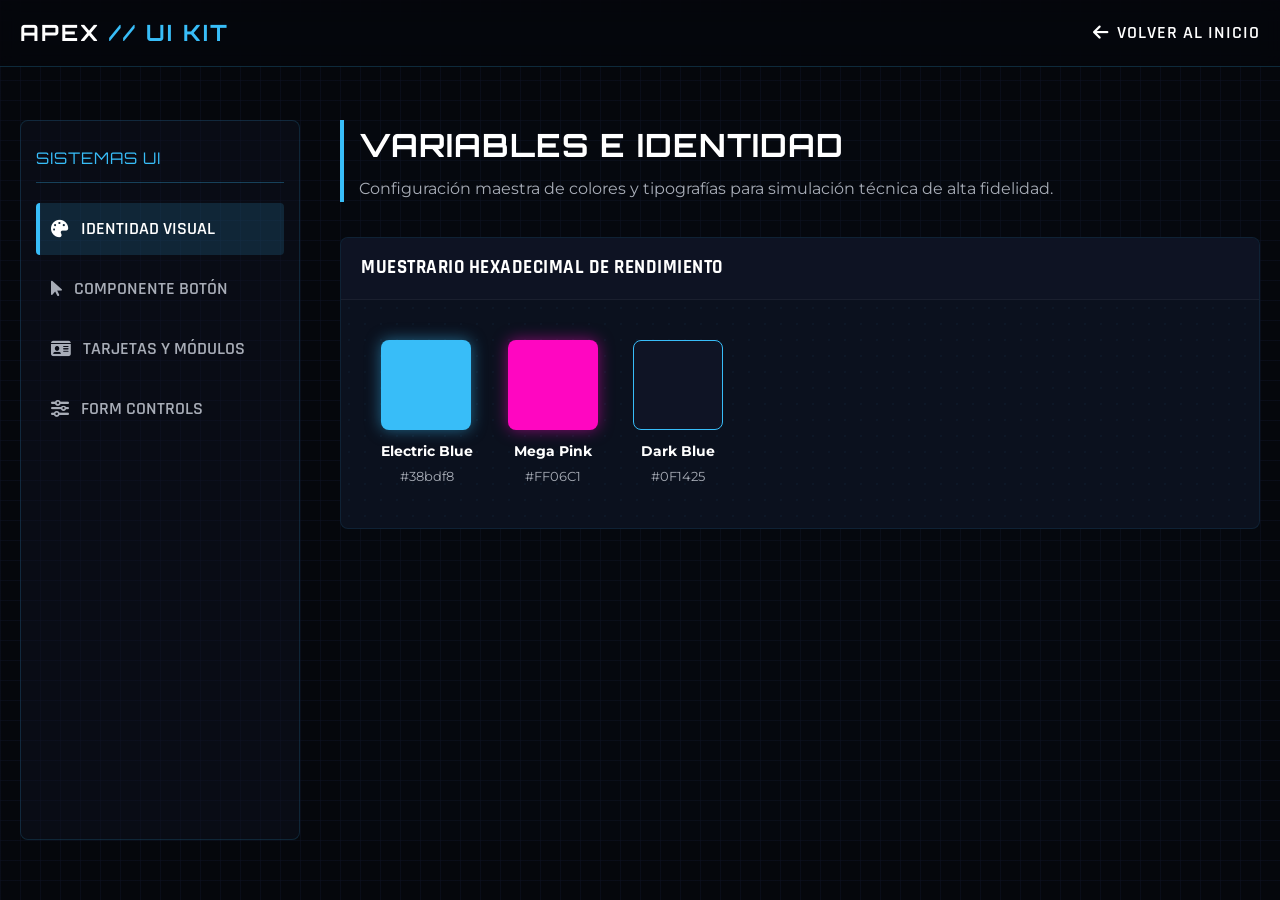
<file: biblioteca-ui.html>
<!DOCTYPE html>
<html lang="es">
<head>
    <meta charset="UTF-8">
    <meta name="viewport" content="width=device-width, initial-scale=1.0">
    <title>APEX UI KIT | Biblioteca de Componentes</title>
    <link rel="preconnect" href="https://fonts.googleapis.com">
    <link rel="preconnect" href="https://fonts.gstatic.com" crossorigin>
    <link href="https://fonts.googleapis.com/css2?family=Montserrat:wght@400;500;700&family=Orbitron:wght@700;900&family=Rajdhani:wght@500;600;700&display=swap" rel="stylesheet">
    <link rel="stylesheet" href="https://cdnjs.cloudflare.com/ajax/libs/font-awesome/6.4.0/css/all.min.css">
    
    <style>
        /* --- CORE DESIGN SYSTEM (APEX ACADEMY) --- */
        :root {
            --electric-blue: #38bdf8;
            --pure-black: #05070c;
            --dark-blue: #0F1425;
            --white: #FFFFFF;
            --metallic-grey: #A8ADB7;
            --neon-glow: rgba(56, 189, 248, 0.4);
            
            /* Identidad Mega Apex */
            --mega-pink: #FF06C1;
            --mega-glow: rgba(255, 6, 193, 0.4);

            --font-title: 'Orbitron', 'Rajdhani', sans-serif;
            --font-sub: 'Rajdhani', sans-serif;
            --font-body: 'Montserrat', sans-serif;

            --transition-smooth: cubic-bezier(0.25, 1, 0.5, 1);
        }

        * {
            margin: 0;
            padding: 0;
            box-sizing: border-box;
            scroll-behavior: smooth;
        }

        body {
            background-color: var(--pure-black);
            /* Grilla técnica simulada de fondo */
            background-image: 
                linear-gradient(rgba(15, 20, 37, 0.5) 1px, transparent 1px),
                linear-gradient(90deg, rgba(15, 20, 37, 0.5) 1px, transparent 1px);
            background-size: 20px 20px;
            color: var(--white);
            font-family: var(--font-body);
            overflow-x: hidden;
            line-height: 1.6;
        }

        /* --- HEADER NAVBAR --- */
        .header {
            position: fixed;
            top: 0;
            left: 0;
            width: 100%;
            background: rgba(5, 7, 12, 0.85);
            backdrop-filter: blur(10px);
            border-bottom: 1px solid rgba(56, 189, 248, 0.2);
            z-index: 1000;
            padding: 15px 0;
        }
        .header-container {
            max-width: 1400px;
            margin: 0 auto;
            padding: 0 20px;
            display: flex;
            justify-content: space-between;
            align-items: center;
        }
        .logo h1 {
            font-family: var(--font-title);
            font-size: 1.4rem;
            letter-spacing: 2px;
            color: var(--white);
        }
        .logo span {
            color: var(--electric-blue);
        }
        .nav-links a {
            color: var(--white);
            text-decoration: none;
            font-family: var(--font-sub);
            font-weight: 600;
            font-size: 1.1rem;
            letter-spacing: 1px;
            text-transform: uppercase;
            transition: color 0.3s;
            display: flex;
            align-items: center;
            gap: 8px;
        }
        .nav-links a:hover {
            color: var(--electric-blue);
        }

        /* --- UI WORKSPACE LAYOUT --- */
        .uikit-container {
            max-width: 1400px;
            margin: 120px auto 60px;
            padding: 0 20px;
            display: grid;
            grid-template-columns: 280px 1fr;
            gap: 40px;
        }

        /* SIDEBAR DE SECCIONES */
        .uikit-sidebar {
            position: sticky;
            top: 120px;
            height: calc(100vh - 180px);
            background: rgba(15, 20, 37, 0.4);
            border: 1px solid rgba(56, 189, 248, 0.15);
            border-radius: 8px;
            padding: 25px 15px;
        }
        .sidebar-title {
            font-family: var(--font-title);
            font-size: 1rem;
            color: var(--electric-blue);
            margin-bottom: 20px;
            padding-bottom: 10px;
            border-bottom: 1px solid rgba(56, 189, 248, 0.3);
            text-transform: uppercase;
            letter-spacing: 1px;
        }
        .sidebar-menu {
            list-style: none;
        }
        .sidebar-item {
            margin-bottom: 8px;
        }
        .sidebar-link {
            display: flex;
            align-items: center;
            gap: 12px;
            padding: 12px 15px;
            color: var(--metallic-grey);
            text-decoration: none;
            font-family: var(--font-sub);
            font-size: 1.1rem;
            font-weight: 600;
            text-transform: uppercase;
            border-radius: 4px;
            transition: all 0.3s var(--transition-smooth);
        }
        .sidebar-link:hover, .sidebar-link.active {
            color: var(--white);
            background: rgba(56, 189, 248, 0.15);
            border-left: 4px solid var(--electric-blue);
            padding-left: 11px;
        }

        /* CONTENEDOR PRINCIPAL DE COMPONENTES */
        .uikit-main {
            background: rgba(15, 20, 37, 0.1);
        }
        .uikit-section {
            display: none;
            animation: panelFadeIn 0.4s var(--transition-smooth);
        }
        .uikit-section.active {
            display: block;
        }

        .section-header {
            margin-bottom: 35px;
            border-left: 4px solid var(--electric-blue);
            padding-left: 15px;
        }
        .section-header h2 {
            font-family: var(--font-title);
            font-size: 2rem;
            letter-spacing: 1px;
            text-transform: uppercase;
            margin-bottom: 5px;
        }
        .section-header p {
            color: var(--metallic-grey);
            font-size: 1rem;
        }

        /* --- VISUALIZADORES DE COMPONENTES --- */
        .component-showcase {
            background: #0b111e;
            border: 1px solid rgba(56, 189, 248, 0.1);
            border-radius: 8px;
            margin-bottom: 40px;
            overflow: hidden;
        }
        .showcase-header {
            background: rgba(15, 20, 37, 0.8);
            padding: 15px 20px;
            border-bottom: 1px solid rgba(255, 255, 255, 0.05);
            display: flex;
            justify-content: space-between;
            align-items: center;
        }
        .showcase-title {
            font-family: var(--font-sub);
            font-size: 1.2rem;
            font-weight: 700;
            text-transform: uppercase;
            color: var(--white);
            letter-spacing: 0.5px;
        }
        .showcase-preview {
            padding: 40px;
            display: flex;
            gap: 20px;
            align-items: center;
            justify-content: center;
            flex-wrap: wrap;
            background-image: radial-gradient(rgba(56, 189, 248, 0.04) 1px, transparent 0);
            background-size: 16px 16px;
        }
        .showcase-code {
            background: #05070c;
            border-top: 1px solid rgba(255, 255, 255, 0.05);
            padding: 20px;
            position: relative;
        }
        .code-block {
            font-family: 'Courier New', Courier, monospace;
            color: #38bdf8;
            font-size: 0.9rem;
            white-space: pre-wrap;
            overflow-x: auto;
        }
        .btn-copy {
            position: absolute;
            top: 15px;
            right: 20px;
            background: rgba(56, 189, 248, 0.1);
            border: 1px solid rgba(56, 189, 248, 0.3);
            color: var(--electric-blue);
            padding: 6px 14px;
            border-radius: 4px;
            font-family: var(--font-sub);
            font-size: 0.85rem;
            font-weight: bold;
            cursor: pointer;
            text-transform: uppercase;
            transition: all 0.2s;
        }
        .btn-copy:hover {
            background: var(--electric-blue);
            color: var(--pure-black);
        }

        /* --- COMPONENTES EXTRAÍDOS DEL SISTEMA DE DISEÑO --- */
        
        /* 1. Botones */
        .apex-btn {
            display: inline-flex;
            align-items: center;
            gap: 10px;
            font-family: var(--font-sub);
            font-size: 1.1rem;
            font-weight: 700;
            text-transform: uppercase;
            letter-spacing: 1px;
            padding: 14px 30px;
            border-radius: 4px;
            cursor: pointer;
            text-decoration: none;
            transition: all 0.3s var(--transition-smooth);
        }
        .apex-btn.primary {
            background: var(--electric-blue);
            color: var(--pure-black);
            border: none;
            box-shadow: 0 0 15px var(--neon-glow);
        }
        .apex-btn.primary:hover {
            background: var(--white);
            box-shadow: 0 0 25px rgba(255,255,255,0.4);
            transform: translateY(-2px);
        }
        .apex-btn.secondary {
            background: transparent;
            color: var(--white);
            border: 2px solid var(--electric-blue);
        }
        .apex-btn.secondary:hover {
            background: rgba(56, 189, 248, 0.1);
            box-shadow: 0 0 15px var(--neon-glow);
            transform: translateY(-2px);
        }
        .apex-btn.mega {
            background: var(--mega-pink);
            color: var(--white);
            border: none;
            box-shadow: 0 0 15px var(--mega-glow);
        }
        .apex-btn.mega:hover {
            background: #ff33cc;
            box-shadow: 0 0 25px var(--mega-pink);
            transform: translateY(-2px);
        }

        /* 2. Tarjetas Passport (Módulos de Cursos) */
        .passport-card {
            background: linear-gradient(135deg, rgba(15, 20, 37, 0.9), rgba(5, 7, 12, 0.98));
            border: 1px solid rgba(56, 189, 248, 0.2);
            border-radius: 12px;
            width: 340px;
            padding: 25px;
            position: relative;
            box-shadow: 0 20px 40px rgba(0,0,0,0.6);
        }
        .passport-card::before {
            content: '';
            position: absolute;
            top: 0;
            left: 25px;
            width: 60px;
            height: 3px;
            background: var(--electric-blue);
            box-shadow: 0 0 10px var(--electric-blue);
        }
        .passport-header {
            display: flex;
            justify-content: space-between;
            align-items: center;
            margin-bottom: 20px;
        }
        .passport-number {
            font-family: var(--font-title);
            color: var(--electric-blue);
            font-size: 0.85rem;
            letter-spacing: 1px;
        }
        .passport-badge {
            font-family: var(--font-sub);
            font-weight: bold;
            font-size: 0.8rem;
            background: rgba(56, 189, 248, 0.15);
            color: var(--electric-blue);
            padding: 3px 8px;
            border-radius: 4px;
            text-transform: uppercase;
        }
        .passport-title {
            font-family: var(--font-title);
            font-size: 1.4rem;
            margin-bottom: 15px;
            text-transform: uppercase;
        }
        .passport-meta {
            list-style: none;
            margin-bottom: 25px;
        }
        .passport-meta li {
            font-size: 0.9rem;
            color: var(--metallic-grey);
            margin-bottom: 8px;
            display: flex;
            justify-content: space-between;
            border-bottom: 1px dashed rgba(255,255,255,0.05);
            padding-bottom: 4px;
        }
        .passport-meta li span {
            color: var(--white);
            font-weight: 500;
        }

        /* Variación de Tarjeta Estilo Mega Apex */
        .passport-card.mega-apex-style {
            border-color: rgba(255, 6, 193, 0.3);
        }
        .passport-card.mega-apex-style::before {
            background: var(--mega-pink);
            box-shadow: 0 0 12px var(--mega-pink);
        }
        .passport-card.mega-apex-style .passport-number {
            color: var(--mega-pink);
        }
        .passport-card.mega-apex-style .passport-badge {
            background: rgba(255, 6, 193, 0.15);
            color: var(--mega-pink);
        }

        /* 3. Inputs de Formulario */
        .form-group {
            width: 100%;
            max-width: 450px;
            margin-bottom: 20px;
        }
        .form-label {
            display: block;
            font-family: var(--font-sub);
            font-size: 1rem;
            font-weight: 600;
            text-transform: uppercase;
            letter-spacing: 1px;
            color: var(--metallic-grey);
            margin-bottom: 8px;
        }
        .form-input {
            width: 100%;
            background: rgba(15, 20, 37, 0.6);
            border: 1px solid rgba(56, 189, 248, 0.2);
            border-radius: 4px;
            padding: 12px 15px;
            color: var(--white);
            font-family: var(--font-body);
            font-size: 0.95rem;
            transition: all 0.3s;
        }
        .form-input:focus {
            outline: none;
            border-color: var(--electric-blue);
            box-shadow: 0 0 12px rgba(56, 189, 248, 0.3);
            background: rgba(15, 20, 37, 0.9);
        }

        /* --- ANIMACIONES NATIVAS --- */
        @keyframes panelFadeIn {
            from { opacity: 0; transform: translateY(8px); }
            to { opacity: 1; transform: translateY(0); }
        }

        /* --- MEDIA QUERIES (RESPONSIVE) --- */
        @media (max-width: 992px) {
            .uikit-container {
                grid-template-columns: 1fr;
                margin-top: 100px;
            }
            .uikit-sidebar {
                position: static;
                height: auto;
                padding: 15px;
            }
            .sidebar-menu {
                display: flex;
                flex-wrap: wrap;
                gap: 10px;
            }
            .sidebar-item {
                margin-bottom: 0;
            }
        }
    </style>
</head>
<body>

    <header class="header">
        <div class="header-container">
            <div class="logo">
                <h1>APEX <span>// UI KIT</span></h1>
            </div>
            <nav class="nav-links">
                <a href="index.html"><i class="fas fa-arrow-left"></i> Volver al Inicio</a>
            </nav>
        </div>
    </header>

    <div class="uikit-container">
        
        <aside class="uikit-sidebar">
            <div class="sidebar-title">Sistemas UI</div>
            <ul class="sidebar-menu">
                <li class="sidebar-item">
                    <a href="#branding" class="sidebar-link active" data-target="section-branding">
                        <i class="fas fa-palette"></i> Identidad Visual
                    </a>
                </li>
                <li class="sidebar-item">
                    <a href="#botones" class="sidebar-link" data-target="section-botones">
                        <i class="fas fa-mouse-pointer"></i> Componente Botón
                    </a>
                </li>
                <li class="sidebar-item">
                    <a href="#tarjetas" class="sidebar-link" data-target="section-tarjetas">
                        <i class="fas fa-id-card"></i> Tarjetas y Módulos
                    </a>
                </li>
                <li class="sidebar-item">
                    <a href="#formularios" class="sidebar-link" data-target="section-formularios">
                        <i class="fas fa-sliders-h"></i> Form Controls
                    </a>
                </li>
            </ul>
        </aside>

        <main class="uikit-main">
            
            <section id="section-branding" class="uikit-section active">
                <div class="section-header">
                    <h2>Variables e Identidad</h2>
                    <p>Configuración maestra de colores y tipografías para simulación técnica de alta fidelidad.</p>
                </div>
                
                <div class="component-showcase">
                    <div class="showcase-header">
                        <span class="showcase-title">Muestrario Hexadecimal de Rendimiento</span>
                    </div>
                    <div class="showcase-preview" style="justify-content: flex-start; gap: 35px;">
                        <div style="text-align: center;">
                            <div style="width: 90px; height: 90px; background: #38bdf8; border-radius: 8px; box-shadow: 0 0 15px rgba(56,189,248,0.5);"></div>
                            <p style="margin-top: 10px; font-weight: bold; font-size: 0.9rem;">Electric Blue</p>
                            <span style="font-size: 0.8rem; color: var(--metallic-grey);">#38bdf8</span>
                        </div>
                        <div style="text-align: center;">
                            <div style="width: 90px; height: 90px; background: #FF06C1; border-radius: 8px; box-shadow: 0 0 15px rgba(255,6,193,0.5);"></div>
                            <p style="margin-top: 10px; font-weight: bold; font-size: 0.9rem;">Mega Pink</p>
                            <span style="font-size: 0.8rem; color: var(--metallic-grey);">#FF06C1</span>
                        </div>
                        <div style="text-align: center;">
                            <div style="width: 90px; height: 90px; background: #0F1425; border: 1px solid var(--electric-blue); border-radius: 8px;"></div>
                            <p style="margin-top: 10px; font-weight: bold; font-size: 0.9rem;">Dark Blue</p>
                            <span style="font-size: 0.8rem; color: var(--metallic-grey);">#0F1425</span>
                        </div>
                    </div>
                </div>
            </section>

            <section id="section-botones" class="uikit-section">
                <div class="section-header">
                    <h2>Botones de Interacción</h2>
                    <p>Controladores con efectos hover optimizados y estados de luminosidad reactiva.</p>
                </div>

                <div class="component-showcase">
                    <div class="showcase-header">
                        <span class="showcase-title">Botón Primario APEX</span>
                        <button class="btn-copy">Copiar HTML</button>
                    </div>
                    <div class="showcase-preview">
                        <button class="apex-btn primary">Iniciar Telemetría <i class="fas fa-bolt"></i></button>
                    </div>
                    <div class="showcase-code">
                        <pre class="code-block">&lt;button class="apex-btn primary"&gt;Iniciar Telemetría &lt;i class="fas fa-bolt"&gt;&lt;/i&gt;&lt;/button&gt;</pre>
                    </div>
                </div>

                <div class="component-showcase">
                    <div class="showcase-header">
                        <span class="showcase-title">Botón Secundario de Estructura</span>
                        <button class="btn-copy">Copiar HTML</button>
                    </div>
                    <div class="showcase-preview">
                        <button class="apex-btn secondary">Ver Circuitos <i class="fas fa-flag-checkered"></i></button>
                    </div>
                    <div class="showcase-code">
                        <pre class="code-block">&lt;button class="apex-btn secondary"&gt;Ver Circuitos &lt;i class="fas fa-flag-checkered"&gt;&lt;/i&gt;&lt;/button&gt;</pre>
                    </div>
                </div>

                <div class="component-showcase">
                    <div class="showcase-header">
                        <span class="showcase-title">Botón Edición Especial Mega Apex</span>
                        <button class="btn-copy">Copiar HTML</button>
                    </div>
                    <div class="showcase-preview">
                        <button class="apex-btn mega">Adquirir Curso Mega <i class="fas fa-rocket"></i></button>
                    </div>
                    <div class="showcase-code">
                        <pre class="code-block">&lt;button class="apex-btn mega"&gt;Adquirir Curso Mega &lt;i class="fas fa-rocket"&gt;&lt;/i&gt;&lt;/button&gt;</pre>
                    </div>
                </div>
            </section>

            <section id="section-tarjetas" class="uikit-section">
                <div class="section-header">
                    <h2>Pasaportes y Módulos de Cursos</h2>
                    <p>Contenedores modulares complejos ideales para la visualización ordenada de datos e inscripciones.</p>
                </div>

                <div class="component-showcase">
                    <div class="showcase-header">
                        <span class="showcase-title">Pasaporte Estándar / Pro</span>
                        <button class="btn-copy">Copiar HTML</button>
                    </div>
                    <div class="showcase-preview">
                        <div class="passport-card">
                            <div class="passport-header">
                                <span class="passport-number">APEX-001 // DIGITAL</span>
                                <span class="passport-badge">PRO ACADEMY</span>
                            </div>
                            <h3 class="passport-title">Fórmula Pro</h3>
                            <ul class="passport-meta">
                                <li>Instructor: <span>Sergio Pérez</span></li>
                                <li>Simuladores: <span>iRacing, Assetto</span></li>
                            </ul>
                            <button class="apex-btn primary" style="width: 100%; justify-content: center;">Ingresar al Módulo</button>
                        </div>
                    </div>
                    <div class="showcase-code">
                        <pre class="code-block">&lt;div class="passport-card"&gt;
    &lt;div class="passport-header"&gt;
        &lt;span class="passport-number"&gt;APEX-001 // DIGITAL&lt;/span&gt;
        &lt;span class="passport-badge"&gt;PRO ACADEMY&lt;/span&gt;
    &lt;/div&gt;
    &lt;h3 class="passport-title"&gt;Fórmula Pro&lt;/h3&gt;
    ...
&lt;/div&gt;</pre>
                    </div>
                </div>

                <div class="component-showcase">
                    <div class="showcase-header">
                        <span class="showcase-title">Pasaporte Especial Mega Apex</span>
                        <button class="btn-copy">Copiar HTML</button>
                    </div>
                    <div class="showcase-preview">
                        <div class="passport-card mega-apex-style">
                            <div class="passport-header">
                                <span class="passport-number">APEX-999 // EXCLUSIVO</span>
                                <span class="passport-badge">MEGA APEX</span>
                            </div>
                            <h3 class="passport-title">Mega Apex Course</h3>
                            <ul class="passport-meta">
                                <li>Acceso de Telemetría: <span>Ilimitado</span></li>
                                <li>Sesiones 1v1: <span>Incluidas</span></li>
                            </ul>
                            <button class="apex-btn mega" style="width: 100%; justify-content: center;">Ingresar al Módulo</button>
                        </div>
                    </div>
                    <div class="showcase-code">
                        <pre class="code-block">&lt;div class="passport-card mega-apex-style"&gt;
    &lt;div class="passport-header"&gt;
        &lt;span class="passport-number"&gt;APEX-999 // EXCLUSIVO&lt;/span&gt;
        &lt;span class="passport-badge"&gt;MEGA APEX&lt;/span&gt;
    &lt;/div&gt;
    ...
&lt;/div&gt;</pre>
                    </div>
                </div>
            </section>

            <section id="section-formularios" class="uikit-section">
                <div class="section-header">
                    <h2>Inputs y Controladores Técnicos</h2>
                    <p>Campos de texto diseñados para simular el ingreso seguro a terminales satelitales de telemetría.</p>
                </div>

                <div class="component-showcase">
                    <div class="showcase-header">
                        <span class="showcase-title">Input de Datos Alpha</span>
                        <button class="btn-copy">Copiar HTML</button>
                    </div>
                    <div class="showcase-preview">
                        <div class="form-group">
                            <label class="form-label">Identificación del Piloto // ID</label>
                            <input type="text" class="form-input" placeholder="Ej: Franco Colapinto">
                        </div>
                    </div>
                    <div class="showcase-code">
                        <pre class="code-block">&lt;div class="form-group"&gt;
    &lt;label class="form-label"&gt;Identificación del Piloto // ID&lt;/label&gt;
    &lt;input type="text" class="form-input" placeholder="Ej: Franco Colapinto"&gt;
&lt;/div&gt;</pre>
                    </div>
                </div>
            </section>

        </main>
    </div>

    <script>
        document.addEventListener('DOMContentLoaded', () => {
            
            // --- CONTROL DE PESTAÑAS ACTIVAS (TABS INTERACTIVOS) ---
            const links = document.querySelectorAll('.sidebar-link');
            const sections = document.querySelectorAll('.uikit-section');

            links.forEach(link => {
                link.addEventListener('click', (e) => {
                    e.preventDefault();
                    
                    // Quitar estados activos previos
                    links.forEach(l => l.classList.remove('active'));
                    sections.forEach(s => s.classList.remove('active'));

                    // Asignar el nuevo panel seleccionado
                    link.classList.add('active');
                    const targetId = link.getAttribute('data-target');
                    document.getElementById(targetId).classList.add('active');
                });
            });

            // --- PORTAPAPELES AUTOMÁTICO (COPIAR COMPONENTES) ---
            const copyButtons = document.querySelectorAll('.btn-copy');
            copyButtons.forEach(btn => {
                btn.addEventListener('click', () => {
                    const showcase = btn.closest('.component-showcase');
                    const codeText = showcase.querySelector('.code-block').innerText;

                    // API de portapapeles nativa del navegador
                    navigator.clipboard.writeText(codeText).then(() => {
                        const textBackup = btn.innerText;
                        btn.innerText = '¡Copiado!';
                        btn.style.background = '#38bdf8';
                        btn.style.color = '#05070c';
                        
                        setTimeout(() => {
                            btn.innerText = textBackup;
                            btn.style.background = 'rgba(56, 189, 248, 0.1)';
                            btn.style.color = '#38bdf8';
                        }, 1800);
                    });
                });
            });
        });
    </script>
</body>
</html>
</file>
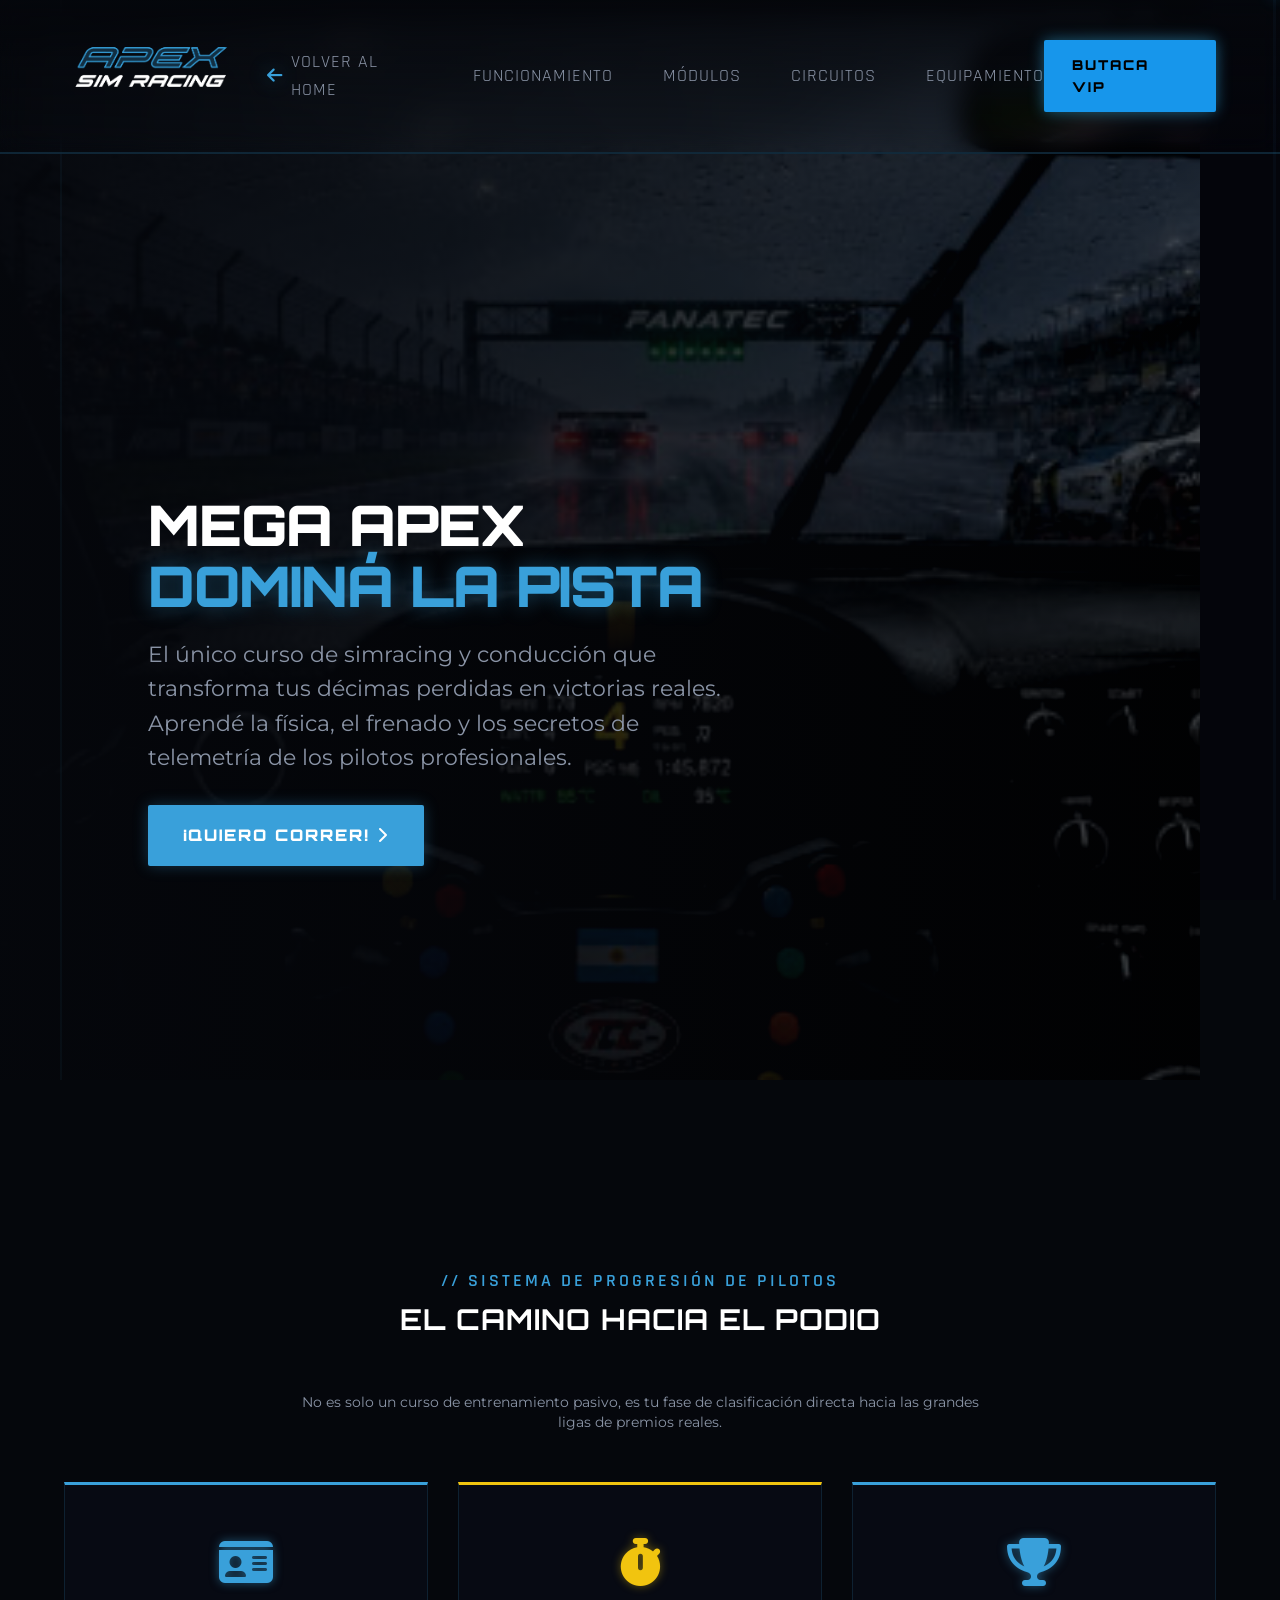
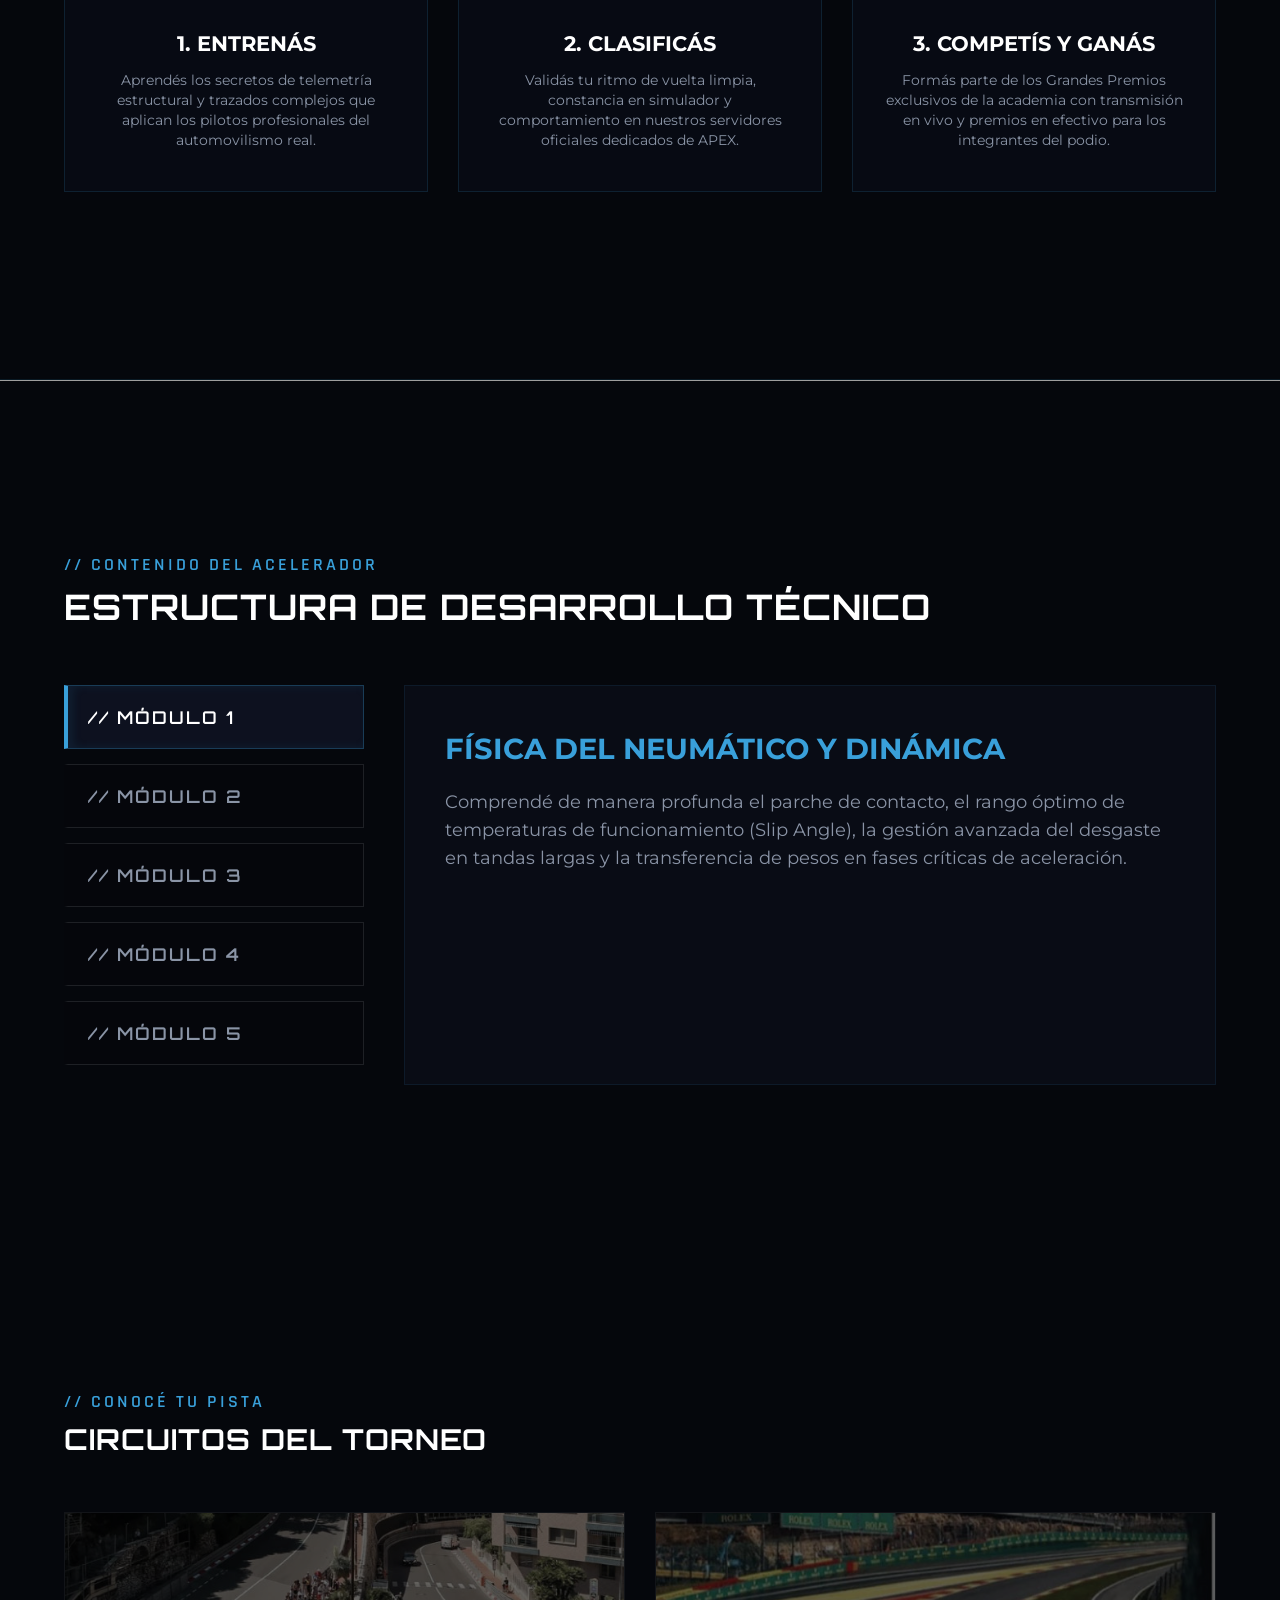
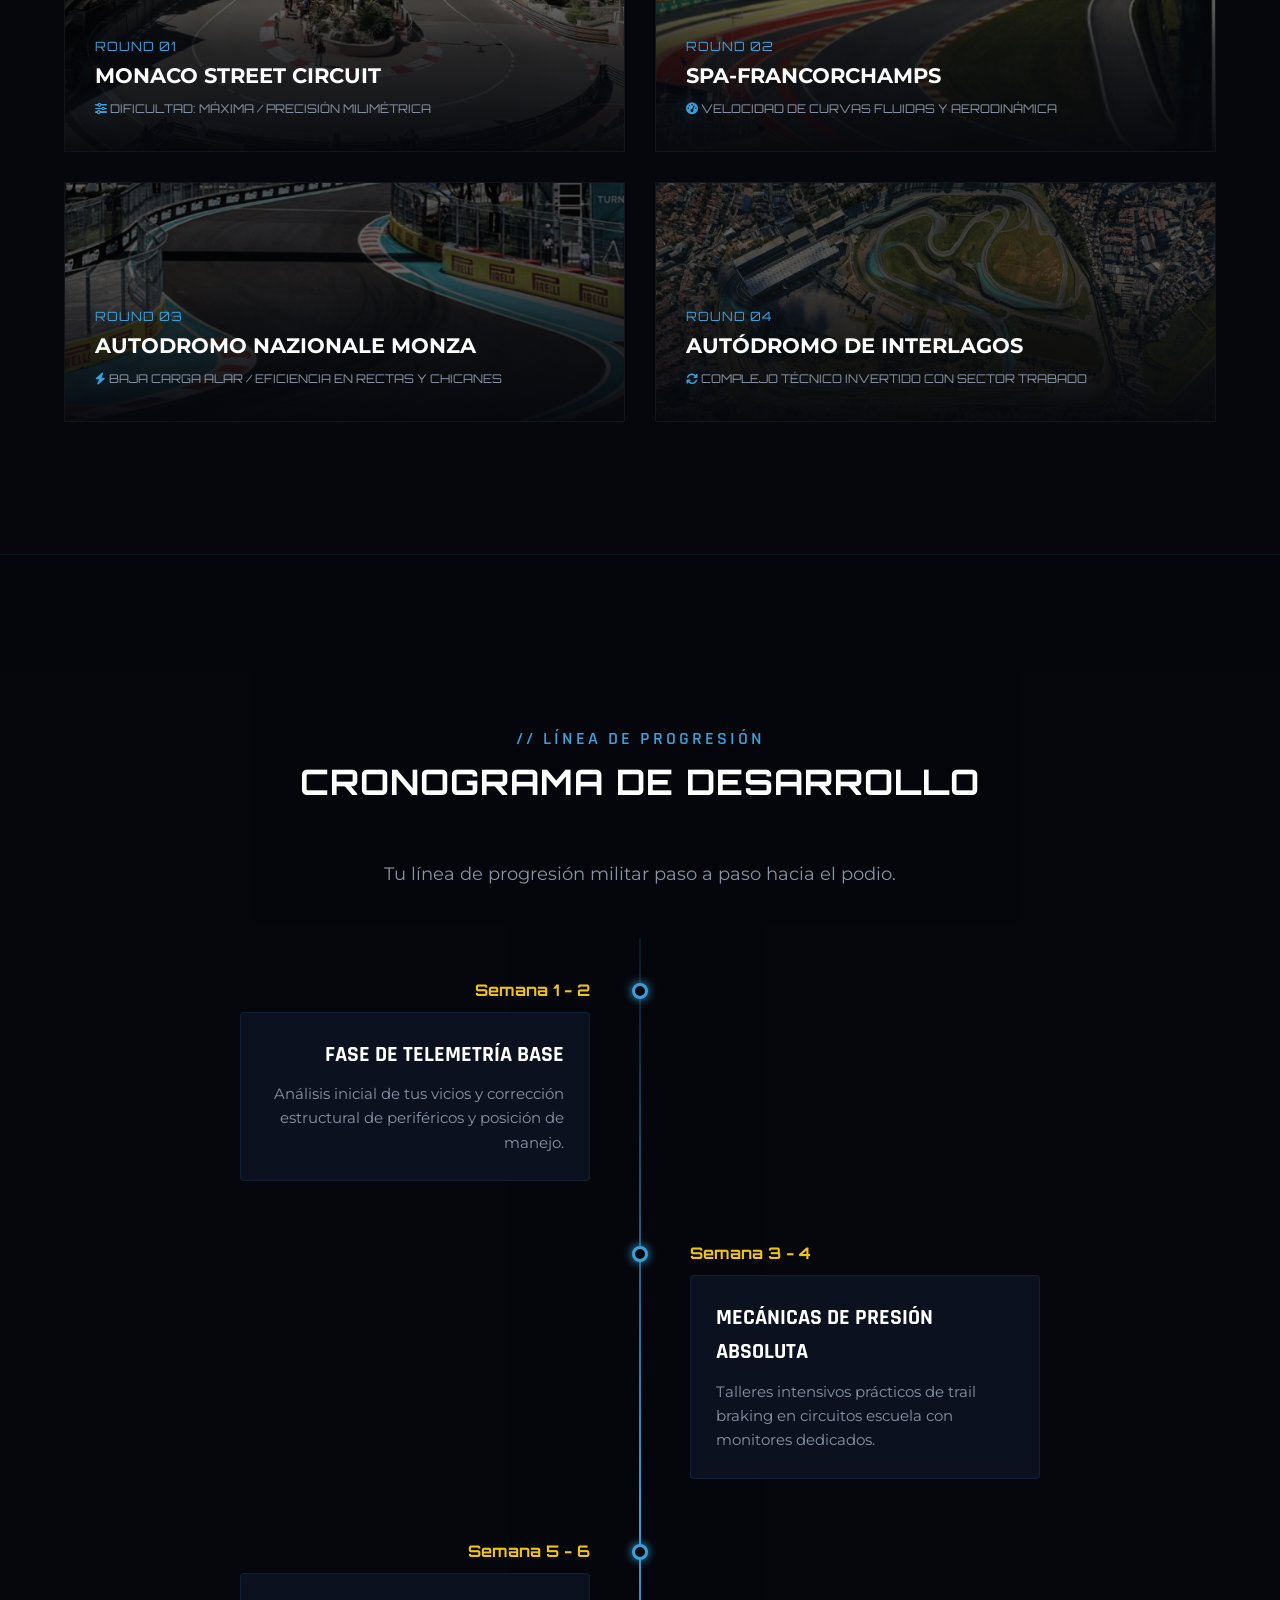
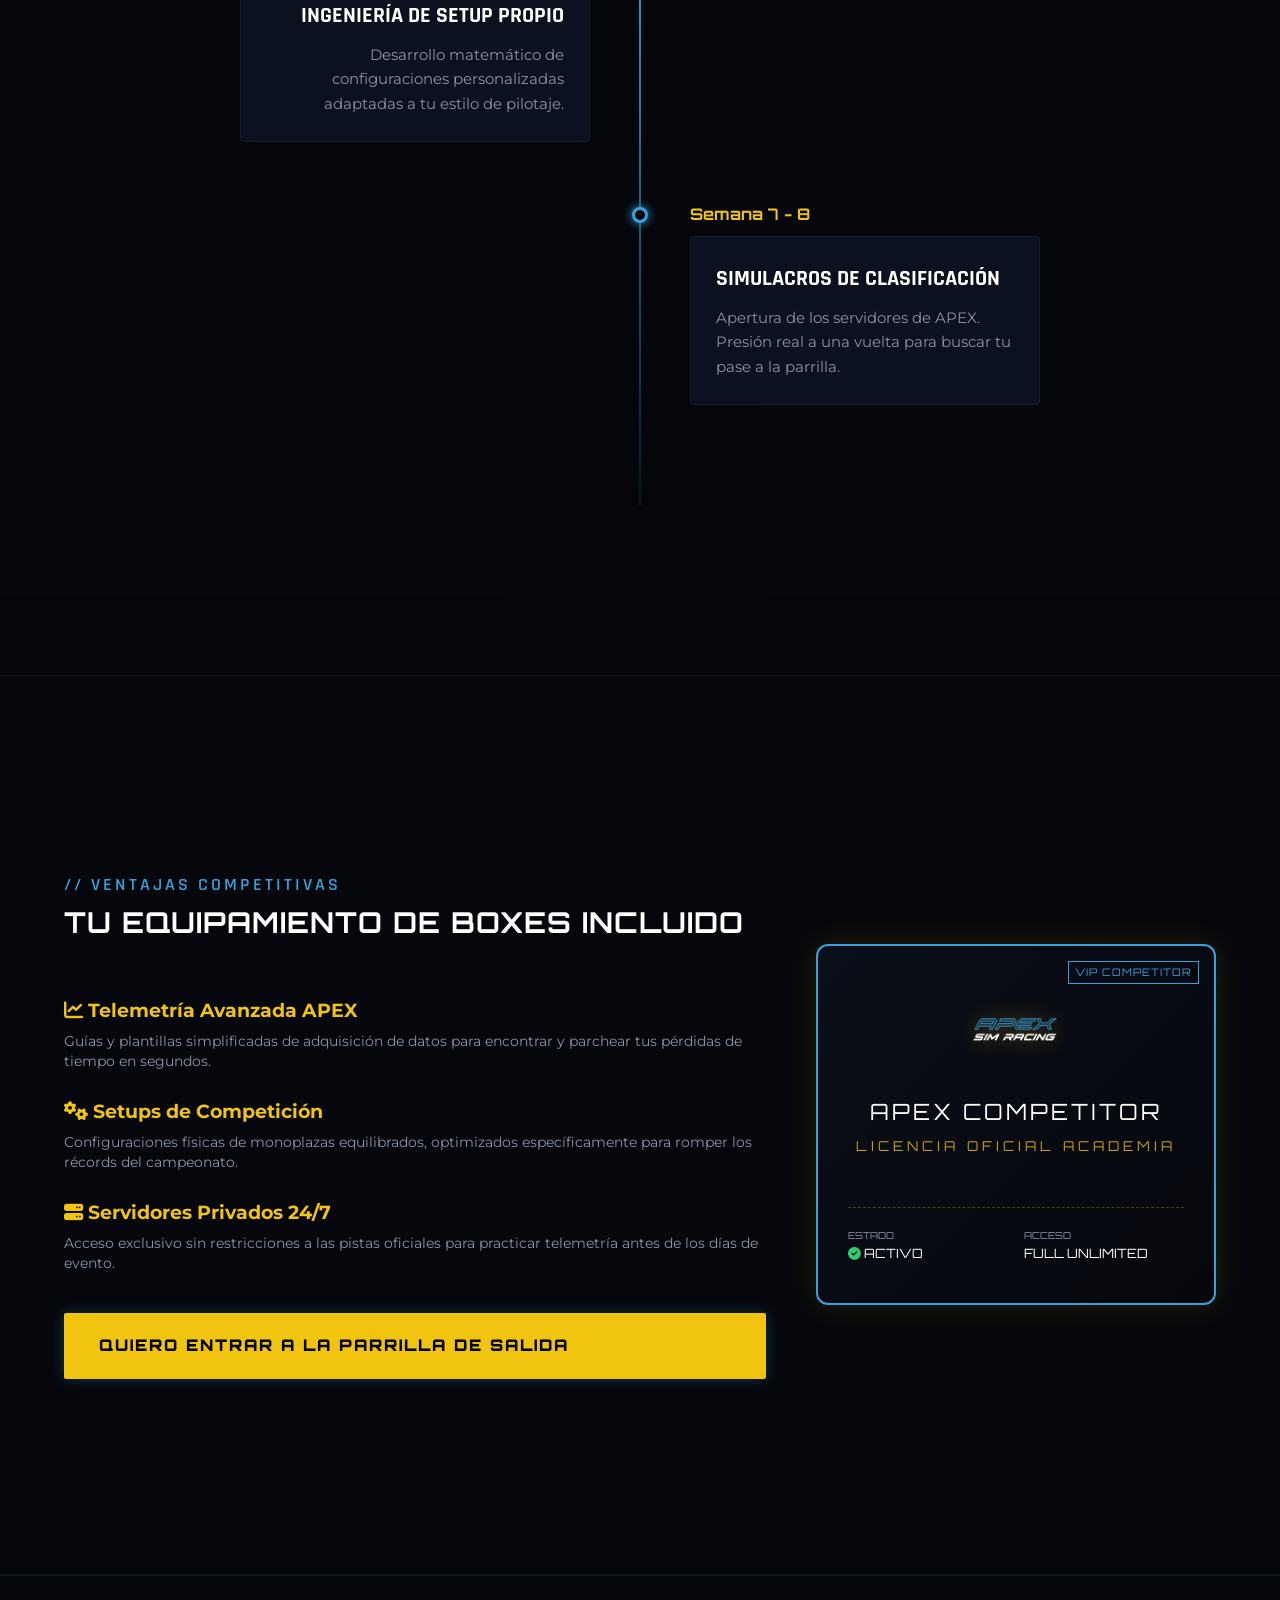
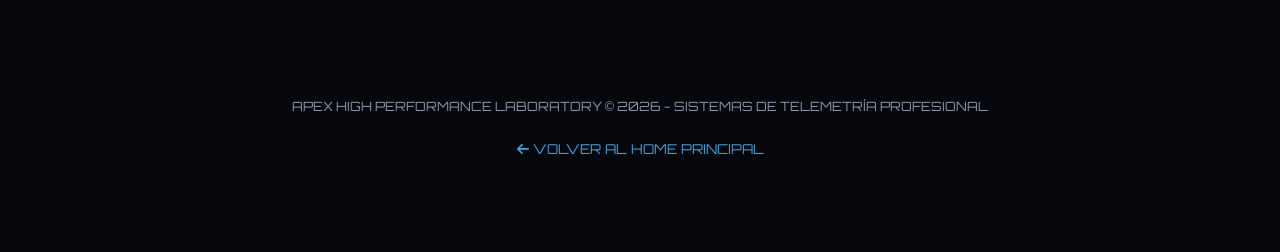
<file: CCcurso-mega-apex.html>
<!DOCTYPE html>
<html lang="es">
<head>
    <meta charset="UTF-8">
    <meta name="viewport" content="width=device-width, initial-scale=1.0">
    <title>MEGA APEX |Curso de Alto Rendimiento</title>
    <link rel="preconnect" href="https://fonts.googleapis.com">
    <link rel="preconnect" href="https://fonts.gstatic.com" crossorigin>
    <link href="https://fonts.googleapis.com/css2?family=Montserrat:wght@400;500;700&family=Orbitron:wght@700;900&family=Rajdhani:wght@500;600;700&display=swap" rel="stylesheet">
    <link rel="stylesheet" href="https://cdnjs.cloudflare.com/ajax/libs/font-awesome/6.4.0/css/all.min.css">
    <link rel="stylesheet" href="./css/style.css">
    
    <style>

        :root {
            --pure-black: #05070c;
            --dark-blue: #0b111e;
            --electric-blue: #39A0DA;
            --neon-glow: rgba(57, 160, 218, 0.6);
            --gold: #F1C40F;
            --metallic-grey: #8a94a6;
            --white: #ffffff;
            --font-title: 'Orbitron', sans-serif;
            --font-hud: 'Rajdhani', sans-serif;
            --font-body: 'Montserrat', sans-serif;
        }

        * {
            box-sizing: border-box;
            margin: 0;
            padding: 0;
        }


 /* --- Header --- */
        .header {
            position: absolute;
            top: 0;
            left: 0;
            width: 100%;
            z-index: 10;
            padding: 20px 0;
            background: linear-gradient(180deg, rgba(5,7,12,0.8) 0%, transparent 100%);
        }
        .header-container {
            display: flex;
            justify-content: space-between;
            align-items: center;
        }

        .logo {
            font-family: var(--font-title);
            font-size: 1.8rem;
            font-weight: 900;
            letter-spacing: 2px;
        }
        .logo span { color: var(--electric-blue); }

        .nav a {
            color: var(--metallic-grey);
            text-decoration: none;
            font-family: var(--font-hud);
            font-size: 1.1rem;
            margin-left: 25px;
            text-transform: uppercase;
            letter-spacing: 1px;
            transition: color 0.3s;
        }

        .nav a:hover { color: var(--white); }

        .btn-header {
            background: var(--electric-blue);
            color: var(--pure-black);
            padding: 10px 20px;
            text-decoration: none;
            font-family: var(--font-title);
            font-weight: 700;
            font-size: 0.85rem;
            text-transform: uppercase;
            letter-spacing: 1px;
            clip-path: polygon(10% 0, 100% 0, 90% 100%, 0 100%);
            transition: transform 0.3s, box-shadow 0.3s;
        }
        .btn-header:hover {
            transform: scale(1.05);
            box-shadow: 0 0 15px var(--neon-glow);
        }
.hero-img.standard-zoom {
  animation: infiniteHeroZoom 32s infinite alternate ease-in-out;
}

 /* --- Hero Section --- */
      /* --- ESTILOS COMPATIBLES CORE PARA EL HERO --- */
.mega-hero {
    position: relative;
    min-height: 100vh;
    width: 100%;
    display: flex;
    align-items: center;
    background-color: #05070c;
    overflow: hidden;
}

.hero-bg-image {
    position: absolute;
    top: 0;
    left: 0;
    width: 100%;
    height: 100%;
    object-fit: cover;
    object-position: center center; /* Centrado absoluto como el index */
    z-index: 1;
}


        .hero-content {
            max-width: 650px;
            text-align: left;
        }

        .hero-title {
            font-family: var(--font-title);
            font-size: 3.5rem;
            font-weight: 900;
            line-height: 1.1;
            margin-bottom: 20px;
            letter-spacing: -1px;
        }

        .text-electric {
            color: var(--electric-blue);
            text-shadow: 0 0 20px rgba(57, 160, 218, 0.4);
        }

        .hero-subtitle {
            color: var(--metallic-grey);
            font-size: 1.1rem;
            line-height: 1.6;
            margin-bottom: 35px;
        }

        .btn-speed {
            display: inline-block;
            background: var(--electric-blue);
            color: var(--white);
            padding: 18px 35px;
            font-family: var(--font-title);
            font-size: 1rem;
            text-decoration: none;
            text-transform: uppercase;
            letter-spacing: 2px;
            border: none;
            cursor: pointer;
            box-shadow: 0 0 15px rgba(57, 160, 218, 0.3);
            transition: all 0.3s ease;
        }
        .btn-speed:hover {
            background: var(--white);
            color: var(--pure-black);
            box-shadow: 0 0 25px rgba(255, 255, 255, 0.6);
        }

        /* --- Pasaporte de 3 Pasos --- */
        .pasaporte-section {
            padding: 100px 0;
            background: var(--pure-black);
            text-align: center;
        }

        .section-tag {
            font-family: var(--font-hud);
            color: var(--electric-blue);
            letter-spacing: 3px;
            font-size: 1rem;
            display: block;
            margin-bottom: 10px;
        }

        .section-title {
            font-family: var(--font-title);
            font-size: 2.2rem;
            margin-bottom: 50px;
            letter-spacing: 1px;
        }

        .pasaporte-grid {
            display: grid;
            grid-template-columns: repeat(3, 1fr);
            gap: 25px;
        }

        .pasaporte-card {
            background: rgba(11, 17, 30, 0.4);
            border: 1px solid rgba(57,160,218,0.15);
            padding: 40px 30px;
            text-align: left;
            position: relative;
            transition: all 0.3s ease;
        }

        .pasaporte-card:hover {
            border-color: var(--electric-blue);
            box-shadow: inset 0 0 15px rgba(57,160,218,0.1), 0 5px 20px rgba(0,0,0,0.5);
            transform: translateY(-5px);
        }

        .card-num {
            font-family: var(--font-title);
            font-size: 2.5rem;
            color: var(--electric-blue);
            opacity: 0.8;
            font-weight: 700;
            display: block;
            margin-bottom: 15px;
        }

        .card-icon-top {
            position: absolute;
            top: 40px;
            right: 30px;
            font-size: 2rem;
            color: var(--electric-blue);
            opacity: 0.7;
        }

        .card-title {
            font-family: var(--font-title);
            font-size: 1.2rem;
            margin-bottom: 15px;
            letter-spacing: 1px;
        }

        .card-desc {
            color: var(--metallic-grey);
            font-size: 0.95rem;
            line-height: 1.5;
        }

        /* --- Estructura de Desarrollo / Módulos --- */
        .modules-section {
            padding: 100px 0;
            background: linear-gradient(180deg, var(--pure-black) 0%, var(--dark-blue) 100%);
        }

        .split-modules-container {
            display: grid;
            grid-template-columns: 320px 1fr;
            gap: 40px;
            margin-top: 40px;
        }

        .modules-sidebar {
            display: flex;
            flex-direction: column;
            gap: 12px;
        }

        .module-tab-btn {
            background: rgba(5, 7, 12, 0.5);
            border: 1px solid rgba(255,255,255,0.05);
            color: var(--metallic-grey);
            padding: 22px 20px;
            font-family: var(--font-hud);
            font-size: 1.1rem;
            font-weight: 600;
            text-align: left;
            cursor: pointer;
            letter-spacing: 1px;
            display: flex;
            align-items: center;
            gap: 15px;
            transition: all 0.3s ease;
        }

        .module-tab-btn i {
            font-size: 1.2rem;
            width: 25px;
            transition: color 0.3s;
        }

        .module-tab-btn:hover, .module-tab-btn.active {
            color: var(--white);
            background: rgba(11, 17, 30, 0.8);
            border-left: 4px solid var(--electric-blue);
        }

        .module-tab-btn.active {
            box-shadow: inset 5px 0 15px rgba(57,160,218,0.15);
        }

        .module-tab-btn.active i {
            color: var(--electric-blue);
        }
        /* ==========================================================================
   ANIMACIÓN REACTIVA EN SCROLL PARA EL CRONOGRAMA
   ========================================================================== */
#cronograma .timeline-node-item {
    opacity: 0;
    transform: translateY(40px);
    transition: opacity 0.7s cubic-bezier(0.25, 1, 0.5, 1), transform 0.7s cubic-bezier(0.25, 1, 0.5, 1);
    will-change: opacity, transform;
}       

/* Forzar que las secciones tengan fondo transparente o z-index superior para que se vea el fondo */
section {
    position: relative;
    z-index: 5;
} /* ==========================================
           ESTILOS EXCLUSIVOS - LANDING MEGA APEX
           ========================================== */

        /* Forzar que las secciones tengan fondo transparente o z-index superior para que se vea el fondo */
        section {
            position: relative;
            z-index: 5;
        }

        body {
            background-color: var(--pure-black);
            color: var(--white);
            font-family: var(--font-body);
            overflow-x: hidden;
        }
        
        /* Sección 1: Hero modificado para estirar la imagen al 100% del ancho de pantalla */
        .mega-hero {
            position: relative;
            overflow: hidden;
            min-height: 100vh;
            display: flex;
            align-items: center;
            padding: 100%;
            background-color: #05070c;
        }
        
        .hero-bg-image {
            position: absolute;
            top: 0;
            left: 0;
            width: 100%;
            height: 100%;
            object-fit: cover; /* Cambiado a cover para cubrir todo el ancho de la pantalla sin cortes negros */
            object-position: center right; 
            background: #05070c;      
            z-index: 1;
            filter: brightness(0.4) contrast(1.1);
        }
        
        .hero-overlay-gradient {
            position: absolute;
            top: 0;
            left: 0;
            width: 100%;
            height: 100%;
            background: linear-gradient(90deg, rgba(5,7,12,0.95) 0%, rgba(5,7,12,0.6) 50%, rgba(5,7,12,0.2) 100%); 
            z-index: 2;
            pointer-events: none;
        }

        .hero-overlay {
            position: absolute;
            top: 0; left: 0; width: 100%; height: 100%;
            background: linear-gradient(180deg, rgba(5,7,12,0.4) 0%, var(--pure-black) 100%);
            z-index: 2;
        }
        .hero-content-hud {
            position: relative;
            z-index: 3;
            max-width: 900px;
            padding: 20px;
        }

        /* Sección 2: Pasaporte de 3 Pasos */
        .pasaporte-grid {
            display: grid;
            grid-template-columns: repeat(3, 1fr);
            gap: 30px;
            margin-top: 50px;
        }
        .pasaporte-card {
            background: rgba(15, 20, 37, 0.3);
            border: 1px solid rgba(57,160,218,0.15);
            border-top: 3px solid var(--electric-blue);
            padding: 40px 30px;
            text-align: center;
            transition: all 0.3s ease;
        }
        .pasaporte-card:hover {
            transform: translateY(-5px);
            background: rgba(15, 20, 37, 0.6);
            box-shadow: 0 0 25px rgba(57,160,218,0.3);
            border-color: var(--electric-blue);
        }
        .pasaporte-icon {
            font-size: 3rem;
            color: var(--electric-blue);
            margin-bottom: 25px;
            text-shadow: 0 0 10px #39a0da80;
        }

        /* Sección 3: Módulos Split-Screen Interactivos */
        .split-modules-container {
            display: grid;
            grid-template-columns: 300px 1fr;
            gap: 40px;
            margin-top: 50px;
            min-height: 400px;
        }
        .modules-sidebar {
            display: flex;
            flex-direction: column;
            gap: 15px;
        }
        .module-tab-btn {
            background: rgba(5,7,12,0.6);
            border: 1px solid rgba(255,255,255,0.1);
            color: var(--metallic-grey);
            padding: 20px;
            font-family: var(--font-title);
            font-size: 1.1rem;
            text-align: left;
            cursor: pointer;
            letter-spacing: 2px;
            transition: all 0.3s ease;
            border-left: 4px solid transparent;
        }
        .module-tab-btn:hover, .module-tab-btn.active {
            color: #fff;
            background: rgba(15, 20, 37, 0.8);
            border-left-color: var(--electric-blue);
            box-shadow: inset 5px 0 10px rgba(57,160,218,0.1);
        }
        .module-tab-btn.active {
            border-color: rgba(57,160,218,0.3) rgba(57,160,218,0.3) rgba(57,160,218,0.3) var(--electric-blue);
        }
        .module-content-display {
            background: rgba(15, 20, 37, 0.4);
            border: 1px solid rgba(57,160,218,0.1);
            padding: 40px;
            position: relative;
        }
        .module-pane {
            display: none;
            animation: fadeInHUD 0.4s forwards;
        }
        .module-pane.active {
            display: block;
        }

        /* Sección 4: Circuitos Grid */
        .circuits-grid {
            display: grid;
            grid-template-columns: repeat(2, 1fr);
            gap: 30px;
            margin-top: 50px;
        }
        .circuit-card {
            position: relative;
            border: 1px solid rgba(255,255,255,0.05);
            background: #05070c;
            overflow: hidden;
            height: 240px;
        }
        .circuit-img-wrap {
            position: absolute;
            top: 0; left: 0; width: 100%; height: 100%;
            z-index: 1;
            transition: transform 0.5s ease;
        }
        .circuit-card:hover .circuit-img-wrap {
            transform: scale(1.05);
        }
        .circuit-img-wrap img {
            width: 100%; height: 100%; object-fit: cover;
            filter: brightness(0.4) grayscale(0.3);
        }
        .circuit-hud-overlay {
            position: absolute;
            bottom: 0; left: 0; width: 100%;
            padding: 30px;
            z-index: 2;
            background: linear-gradient(0deg, rgba(5,7,12,0.95) 0%, rgba(5,7,12,0.5) 70%, transparent 100%);
        }
 /* --- SECCIÓN 5: CRONOGRAMA --- */
        .timeline-hud-vertical {
            position: relative;
            max-width: 800px;
            margin: 0 auto;
            padding: 40px 0;
        }

        .timeline-hud-vertical::before {
            content: '';
            position: absolute;
            left: 50%;
            top: 0;
            width: 2px;
            height: 100%;
            background: linear-gradient(180deg, rgba(57,160,218,0.1) 0%, var(--electric-blue) 50%, rgba(57,160,218,0.1) 100%);
            transform: translateX(-50%);
        }

        .timeline-node-item {
            position: relative;
            margin-bottom: 60px;
            width: 50%;
        }

        .timeline-node-item:nth-child(odd) {
            left: 0;
            padding-right: 50px;
            text-align: right;
        }

        .timeline-node-item:nth-child(even) {
            left: 50%;
            padding-left: 50px;
            text-align: left;
        }

        .timeline-dot-hud {
            position: absolute;
            width: 16px;
            height: 16px;
            border-radius: 50%;
            background-color: var(--pure-black);
            border: 3px solid var(--electric-blue);
            top: 5px;
            z-index: 5;
            box-shadow: 0 0 10px var(--electric-blue);
        }

        .timeline-node-item:nth-child(odd) .timeline-dot-hud {
            right: -8px;
        }

        .timeline-node-item:nth-child(even) .timeline-dot-hud {
            left: -8px;
        }

        .timeline-node-date {
            font-family: 'Orbitron', sans-serif;
            font-size: 1rem;
            color: var(--gold);
            font-weight: 700;
            margin-bottom: 8px;
            display: block;
        }

        .timeline-node-card {
            background-color: var(--dark-blue);
            border: 1px solid rgba(57, 160, 218, 0.1);
            padding: 25px;
            border-radius: 4px;
            transition: all 0.3s ease;
        }

        .timeline-node-card:hover {
            border-color: var(--electric-blue);
            box-shadow: 0 0 15px rgba(57,160,218,0.1);
        }

        .timeline-node-card h3 {
            font-family: 'Rajdhani', sans-serif;
            font-size: 1.35rem;
            font-weight: 700;
            text-transform: uppercase;
            margin-bottom: 10px;
            color: var(--white);
        }

        .timeline-node-card p {
            color: var(--metallic-grey);
            font-size: 0.95rem;
        }

        /* Sección 6: Credencial Digital VIP HUD */
        .bonus-section-wrapper {
            display: grid;
            grid-template-columns: 1fr 400px;
            gap: 50px;
            align-items: center;
        }
        .credential-container-hud {
            perspective: 1000px;
        }
        .digital-badge-vip {
            background: linear-gradient(135deg, #0b0f19 0%, #05070c 100%);
            border: 2px solid  #39A0DA;
            border-radius: 12px;
            padding: 40px 30px;
            text-align: center;
            box-shadow: 0 0 30px rgba(241,196,15,0.15);
            position: relative;
            transform-style: preserve-3d;
            transition: transform 0.3s ease;
        }
        .digital-badge-vip::before {
            content: 'VIP COMPETITOR';
            position: absolute;
            top: 15px; right: 15px;
            font-family: var(--font-title);
            font-size: 0.65rem;
            color: #39A0DA;
            border: 1px solid #39A0DA;
            padding: 2px 6px;
            letter-spacing: 1px;
        }
        /* --- NUEVO ESTILO DE FONDO: MARCAS DE NEÓN --- */

/* Contenedor principal del fondo (fijo y detrás de todo) */
#neon-tire-bg {
    position: fixed;
    top: 0;
    left: 0;
    width: 100%;
    height: 100%;
    z-index: -1; /* Detrás del contenido */
    background-color: #05070c; /* Tu color base */
    pointer-events: none; /* Para que el mouse pase a través */
    overflow: hidden;
}

/* Estilo base de la marca de neumático (usando SVG como imagen de fondo repetible) */
.tire-mark {
    position: absolute;
    width: 100%;
    height: 200px; /* Altura del patrón */
    background-image: repeating-linear-gradient(
        90deg,
        transparent,
        transparent 50px,
        /* Color neón azul, semitransparente para el efecto */
        rgba(57, 160, 218, 0.3) 50px,
        rgba(57, 160, 218, 0.3) 60px
    );
    /* Efecto de brillo neón */
    filter: drop-shadow(0 0 5px var(--electric-blue)) 
            drop-shadow(0 0 10px var(--electric-blue));
    opacity: 0; /* Comienzan invisibles */
    /* Animación de aparición suave */
    transition: opacity 1s ease-in-out, transform 0.5s ease-out; 
    transform: translateY(20px); /* Ligeramente desplazadas hacia abajo al inicio */
}

/* Clase que activa la aparición (JavaScript la añadirá) */
.tire-mark.is-visible {
    opacity: 1;
    transform: translateY(0);
}

/* Variación para que las marcas no sean todas iguales */
.tire-mark-left { left: -10%; transform: rotate(-2deg) translateY(20px); }
.tire-mark-right { right: -10%; transform: rotate(2deg) translateY(20px); }

        /* Animaciones */
        @keyframes fadeInHUD {
            from { opacity: 0; transform: translateX(15px); }
            to { opacity: 1; transform: translateX(0); }
        }

        /* Responsivo General (Desktop queda intacto) */
        @media (max-width: 992px) {
            .pasaporte-grid, .circuits-grid { grid-template-columns: 1fr; }
            .split-modules-container, .bonus-section-wrapper { grid-template-columns: 1fr; }
            .mega-hero { 
                padding:100%; 
            }
        }
        
        /* ==========================================================================
           AJUSTES EXCLUSIVOS RESPONSIVE MOBILE (DESKTOP INTACTO)
           ========================================================================== */
        @media (max-width: 768px) {
            /* Adaptación del Header en Móviles */
            .header {
                padding: 15px 0;
            }
            .header-container {
                flex-direction: column;
                gap: 15px;
                text-align: center;
            }
            .nav {
                display: flex;
                flex-wrap: wrap;
                justify-content: center;
                gap: 10px;
            }
            .nav a {
                margin-left: 0 !important;
                font-size: 0.95rem;
            }

            /* --- HERO SECTION MOBILE --- */
            .mega-hero {
                justify-content: center !important;
                align-items: center !important;
                text-align: center !important;
                padding-left: 15px !important;
                padding-right: 15px !important;
                min-height: 85vh;
            }

            .hero-bg-image {
                object-position: center !important; /* Centra el auto en móviles */
            }

            .hero-overlay-gradient {
                background: linear-gradient(180deg, rgba(5,7,12,0.85) 0%, rgba(5,7,12,0.7) 60%, var(--pure-black) 100%) !important;
            }

            .container.hero-content-restored {
                max-width: 100% !important;
                align-items: center !important;
                padding-left: 0 !important;
                padding-right: 0 !important;
            }

            .mega-hero h1 {
                font-size: 2.4rem !important;
                text-align: center !important;
                width: 100%;
            }

            .hero-subtitle {
                font-size: 1.1rem !important;
                text-align: center !important;
                max-width: 100% !important;
            }

            .hero-actions-left {
                justify-content: center !important;
            }

            /* --- TAMAÑO DE TÍTULOS EN MÓVILES --- */
            .section-title-apex,
            h2.section-title,
            section h2 {
                font-size: 1.8rem !important;
                letter-spacing: 1px !important;
                text-align: center;
            }

            /* --- SECCIÓN MÓDULOS EN MÓVILES --- */
            .split-modules-container {
                grid-template-columns: 1fr !important;
                gap: 20px !important;
            }

            .module-tab-btn {
                padding: 15px !important;
                font-size: 1rem !important;
            }

            .module-content-display {
                padding: 20px !important;
            }

            /* --- AJUSTES EXCLUSIVOS CRONOGRAMA MOBILE --- */
            .timeline-hud-vertical {
                padding: 20px 0 !important;
            }
            
            /* Línea de guía movida al costado izquierdo */
            .timeline-hud-vertical::before {
                left: 20px !important;
                transform: none !important;
            }

            /* Elementos de nodo al 100% de pantalla con texto alineado a la izquierda */
            .timeline-node-item {
                width: 100% !important;
                left: 0 !important;
                padding-left: 45px !important;
                padding-right: 0 !important;
                text-align: left !important;
                margin-bottom: 35px !important; /* Más compacto */
            }

            .timeline-node-item:nth-child(odd),
            .timeline-node-item:nth-child(even) {
                left: 0 !important;
                padding-left: 45px !important;
                padding-right: 0 !important;
                text-align: left !important;
            }

            /* Reposicionamiento y centrado de los puntos HUD sobre la línea izquierda */
            .timeline-node-item:nth-child(odd) .timeline-dot-hud,
            .timeline-node-item:nth-child(even) .timeline-dot-hud {
                left: 10px !important;
                right: auto !important;
                top: 4px !important;
            }

            /* Tarjetas de texto más compactas */
            .timeline-node-card {
                padding: 15px 18px !important;
            }

            .timeline-node-card h3 {
                font-size: 1.15rem !important;
                margin-bottom: 6px !important;
            }

            .timeline-node-card p {
                font-size: 0.88rem !important;
                line-height: 1.4 !important;
            }

            .timeline-node-date {
                font-size: 0.85rem !important;
                margin-bottom: 4px !important;
            }
        }

    </style>
</head>
<body>
<canvas id="telemetry-bg"></canvas>
    <div class="tech-hud-background"></div>

    <div class="scroll-circuit-track" aria-hidden="true">
        <div class="scroll-circuit-energy"></div>
    </div>

    <header class="header">
        <div class="header-container">
            <div class="logo">
                <a href="index.html"><img src="assets/marca.png" alt="Logo APEX" style="height: 90px;"></a>
            </div>
            <nav class="nav">
                <a href="index.html" class="nav-link"><i class="fas fa-arrow-left text-electric"></i> Volver al Home</a>
                <a href="#pasaporte" class="nav-link">Funcionamiento</a>
                <a href="#modulos" class="nav-link">Módulos</a>
                <a href="#pistas" class="nav-link">Circuitos</a>
                <a href="#bonus" class="nav-link">Equipamiento</a>
            </nav>
            <a href="#postular" class="btn btn-primary btn-hud" style="background: #1796eb; color: #000;">BUTACA VIP</a>
        </div>
    </header>

    <section class="mega-hero tech-grid-bg" style="position: relative; overflow: hidden; min-height: 100vh; display: flex; align-items: center; padding: 0; background-color: #05070c;">
        
        <img src="assets/vista1.jpg" alt="Fondo Hero APEX" class="hero-bg-image" style="position: absolute; top: 0; left: 0; width: 100%; height: 100%; object-fit: cover; object-position: center center; z-index: 1; filter: brightness(0.4) contrast(1.1);">
        
        <div class="hero-overlay-gradient" style="position: absolute; top: 0; left: 0; width: 100%; height: 100%; background: linear-gradient(90deg, rgba(5,7,12,0.95) 0%, rgba(5,7,12,0.6) 50%, rgba(5,7,12,0.2) 100%); z-index: 2; pointer-events: none;"></div>

        <div class="scroll-circuit-track" aria-hidden="true" style="z-index: 3; position: absolute; top: 0; left: 5%; width: 2px; height: 100%; background: rgba(57, 160, 218, 0.05);">
            <div class="scroll-circuit-energy"></div>
        </div>
        
        <canvas id="telemetry-bg-hero" style="z-index: 3; position: absolute; top: 0; left: 0; width: 100%; height: 100%; pointer-events: none;"></canvas>

        <div class="container hero-content-restored" style="position: relative; z-index: 4; text-align: left; display: flex; flex-direction: column; justify-content: center; max-width: 4200px; width: 100%; margin-left: auto; margin-right: auto; padding-left: 20px; padding-right: 20px; min-height: 100vh;">
            
            <div style="max-width: 600px; margin-top: 80px; padding-top: 20px;">
                <h1 class="hero-title" style="font-family: var(--font-title); font-size: 3.5rem; font-weight: 900; line-height: 1.1; margin-bottom: 20px; letter-spacing: -1px; color: #fff;">MEGA APEX <br><span class="text-electric">DOMINÁ LA PISTA</span></h1>
                <p class="hero-subtitle" style="font-size: 1.35rem; margin-bottom: 30px; color: var(--metallic-grey); text-align: left; line-height: 1.6;">
                    El único curso de simracing y conducción que transforma tus décimas perdidas en victorias reales. Aprendé la física, el frenado y los secretos de telemetría de los pilotos profesionales.
                </p>
                <div class="hero-actions-left" style="width: 100%; display: flex; justify-content: flex-start;">
                    <a href="#modulos" class="btn btn-primary btn-speed btn-glow" style="width: auto; display: inline-block;">
                        <span>¡Quiero correr! <i class="fas fa-chevron-right"></i></span>
                    </a>
                </div>
            </div>

        </div>
    </section>

        <section id="pasaporte" class="about-section" style="padding: 100px 0; position: relative; z-index: 5;">
            <div class="container">
                <div class="section-header text-center">
                    <span class="section-subtitle">// SISTEMA DE PROGRESIÓN DE PILOTOS</span>
                    <h2 class="section-title">EL CAMINO HACIA EL PODIO</h2>
                    <p style="color: var(--metallic-grey); max-width: 700px; margin: 15px auto 0 auto; font-size: 1.1rem;">
                        No es solo un curso de entrenamiento pasivo, es tu fase de clasificación directa hacia las grandes ligas de premios reales.
                    </p>
                </div>

                <div class="pasaporte-grid">
                    <div class="pasaporte-card">
                        <div class="pasaporte-icon"><i class="fas fa-id-card"></i></div>
                        <h3 class="item-title" style="font-size: 1.4rem; color: #fff;">1. ENTRENÁS</h3>
                        <p style="color: var(--metallic-grey); font-family: var(--font-body); margin-top: 10px; font-size: 0.95rem;">
                            Aprendés los secretos de telemetría estructural y trazados complejos que aplican los pilotos profesionales del automovilismo real.
                        </p>
                    </div>
                    <div class="pasaporte-card" style="border-top-color: #F1C40F;">
                        <div class="pasaporte-icon" style="color: #F1C40F; text-shadow: 0 0 10px rgba(241,196,15,0.4);"><i class="fas fa-stopwatch"></i></div>
                        <h3 class="item-title" style="font-size: 1.4rem; color: #fff;">2. CLASIFICÁS</h3>
                        <p style="color: var(--metallic-grey); font-family: var(--font-body); margin-top: 10px; font-size: 0.95rem;">
                            Validás tu ritmo de vuelta limpia, constancia en simulador y comportamiento en nuestros servidores oficiales dedicados de APEX.
                        </p>
                    </div>
                    <div class="pasaporte-card">
                        <div class="pasaporte-icon"><i class="fas fa-trophy"></i></div>
                        <h3 class="item-title" style="font-size: 1.4rem; color: #fff;">3. COMPETÍS Y GANÁS</h3>
                        <p style="color: var(--metallic-grey); font-family: var(--font-body); margin-top: 10px; font-size: 0.95rem;">
                            Formás parte de los Grandes Premios exclusivos de la academia con transmisión en vivo y premios en efectivo para los integrantes del podio.
                        </p>
                    </div>
                </div>
            </div>
        </section>

        <section id="modulos" class="courses-section" style="padding: 100px 0; border-top: 1px solid #9e9e9e; position: relative; z-index: 5;">
            <div class="container">
                <div class="section-header">
                    <span class="section-subtitle">// CONTENIDO DEL ACELERADOR</span>
                    <h2 class="section-title">ESTRUCTURA DE DESARROLLO TÉCNICO</h2>
                </div>

                <div class="split-modules-container">
                    <div class="modules-sidebar">
                        <button class="module-tab-btn active" data-target="mod1">// MÓDULO 1</button>
                        <button class="module-tab-btn" data-target="mod2">// MÓDULO 2</button>
                        <button class="module-tab-btn" data-target="mod3">// MÓDULO 3</button>
                        <button class="module-tab-btn" data-target="mod4">// MÓDULO 4</button>
                        <button class="module-tab-btn" data-target="mod5">// MÓDULO 5</button>
                    </div>

                    <div class="module-content-display">
                        <div id="mod1" class="module-pane active">
                            <h3 class="item-title" style="color: var(--electric-blue); font-size: 1.8rem; margin-bottom: 15px;">FÍSICA DEL NEUMÁTICO Y DINÁMICA</h3>
                            <p style="color: var(--metallic-grey); font-family: var(--font-body); font-size: 1.1rem; line-height: 1.6;">
                                Comprendé de manera profunda el parche de contacto, el rango óptimo de temperaturas de funcionamiento (Slip Angle), la gestión avanzada del desgaste en tandas largas y la transferencia de pesos en fases críticas de aceleración.
                            </p>
                        </div>
                        <div id="mod2" class="module-pane">
                            <h3 class="item-title" style="color: var(--electric-blue); font-size: 1.8rem; margin-bottom: 15px;">FRENADO TÉCNICO Y TRAIL BRAKING</h3>
                            <p style="color: var(--metallic-grey); font-family: var(--font-body); font-size: 1.1rem; line-height: 1.6;">
                                Dominación del umbral de presión inicial de frenado. Aprendé la modulación milimétrica para mantener el frente del auto apuntado hacia el ápice mediante técnicas avanzadas de Trail Braking sin activar el ABS ni bloquear neumáticos.
                            </p>
                        </div>
                        <div id="mod3" class="module-pane">
                            <h3 class="item-title" style="color: var(--electric-blue); font-size: 1.8rem; margin-bottom: 15px;">ANÁLISIS DE TELEMETRÍA AVANZADA</h3>
                            <p style="color: var(--metallic-grey); font-family: var(--font-body); font-size: 1.1rem; line-height: 1.6;">
                                Aprendé a leer softwares profesionales como MoTeC i2 o Atlas. Comparación quirúrgica de líneas de velocidad, telemetría de pedal de freno, mapas de aceleración y canales matemáticos personalizados para detectar tus errores en segundos.
                            </p>
                        </div>
                        <div id="mod4" class="module-pane">
                            <h3 class="item-title" style="color: var(--electric-blue); font-size: 1.8rem; margin-bottom: 15px;">TRAZADOS AVANZADOS Y GEOMETRÍA DE PISTA</h3>
                            <p style="color: var(--metallic-grey); font-family: var(--font-body); font-size: 1.1rem; line-height: 1.6;">
                                Maximización del radio de giro en curvas complejas. Vértices tempranos, tardíos y el uso eficiente de los pianos extremos para enderezar el auto antes de tiempo y ganar velocidad terminal clave en las rectas siguientes.
                            </p>
                        </div>
                        <div id="mod5" class="module-pane">
                            <h3 class="item-title" style="color: var(--electric-blue); font-size: 1.8rem; margin-bottom: 15px;">ESTRATEGIA, PSICOLOGÍA Y CARRERA</h3>
                            <p style="color: var(--metallic-grey); font-family: var(--font-body); font-size: 1.1rem; line-height: 1.6;">
                                Preparación psicológica ante situaciones de alta presión bajo grillas competitivas. Gestión inteligente del combustible, cálculo de paradas en boxes óptimas, mapas de motor adaptativos y técnicas de defensa de position limpia en pista.
                            </p>
                        </div>
                    </div>
                </div>
            </div>
        </section>

        <section id="pistas" class="about-section" style="padding: 100px 0; background: var(--pure-black); position: relative; z-index: 5;">
            <div class="container">
                <div class="section-header">
                    <span class="section-subtitle">// CONOCÉ TU PISTA</span>
                    <h2 class="section-title">CIRCUITOS DEL TORNEO</h2>
                </div>

                <div class="circuits-grid">
                    <div class="circuit-card">
                        <div class="circuit-img-wrap">
                            <img src="assets/monaco1.jpg" alt="Circuito de Mónaco">
                        </div>
                        <div class="circuit-hud-overlay">
                            <div style="font-family: var(--font-title); color: var(--electric-blue); font-size: 0.8rem; letter-spacing: 1px;">ROUND 01</div>
                            <h3 class="item-title" style="font-size: 1.5rem; color: #fff; margin: 3px 0;">MONACO STREET CIRCUIT</h3>
                            <span style="font-family: var(--font-title); font-size: 0.75rem; color: var(--metallic-grey);"><i class="fas fa-sliders-h text-electric"></i> DIFICULTAD: MÁXIMA / PRECISIÓN MILIMÉTRICA</span>
                        </div>
                    </div>
                    <div class="circuit-card">
                        <div class="circuit-img-wrap">
                            <img src="assets/spa.jpg" alt="Circuito Spa-Francorchamps">
                        </div>
                        <div class="circuit-hud-overlay">
                            <div style="font-family: var(--font-title); color: var(--electric-blue); font-size: 0.8rem; letter-spacing: 1px;">ROUND 02</div>
                            <h3 class="item-title" style="font-size: 1.5rem; color: #fff; margin: 3px 0;">SPA-FRANCORCHAMPS</h3>
                            <span style="font-family: var(--font-title); font-size: 0.75rem; color: var(--metallic-grey);"><i class="fas fa-tachometer-alt text-electric"></i> VELOCIDAD DE CURVAS FLUIDAS Y AERODINÁMICA</span>
                        </div>
                    </div>
                    <div class="circuit-card">
                        <div class="circuit-img-wrap">
                            <img src="assets/monza.jpg" alt="Autodromo Nazionale Monza">
                        </div>
                        <div class="circuit-hud-overlay">
                            <div style="font-family: var(--font-title); color: var(--electric-blue); font-size: 0.8rem; letter-spacing: 1px;">ROUND 03</div>
                            <h3 class="item-title" style="font-size: 1.5rem; color: #fff; margin: 3px 0;">AUTODROMO NAZIONALE MONZA</h3>
                            <span style="font-family: var(--font-title); font-size: 0.75rem; color: var(--metallic-grey);"><i class="fas fa-bolt text-electric"></i> BAJA CARGA ALAR / EFICIENCIA EN RECTAS Y CHICANES</span>
                        </div>
                    </div>
                    <div class="circuit-card">
                        <div class="circuit-img-wrap">
                            <img src="assets/interlagos.jpg" alt="Autódromo de Interlagos">
                        </div>
                        <div class="circuit-hud-overlay">
                            <div style="font-family: var(--font-title); color: var(--electric-blue); font-size: 0.8rem; letter-spacing: 1px;">ROUND 04</div>
                            <h3 class="item-title" style="font-size: 1.5rem; color: #fff; margin: 3px 0;">AUTÓDROMO DE INTERLAGOS</h3>
                            <span style="font-family: var(--font-title); font-size: 0.75rem; color: var(--metallic-grey);"><i class="fas fa-sync text-electric"></i> COMPLEJO TÉCNICO INVERTIDO CON SECTOR TRABADO</span>
                        </div>
                    </div>
                </div>
            </div>
        </section>

         <section id="cronograma" class="mega-section" style="background-color: rgba(5, 7, 12, 0.6); padding: 100px 0;">
    <div class="container text-center"> <span class="section-subtitle">// LÍNEA DE PROGRESIÓN</span> <h2 class="section-title">CRONOGRAMA DE DESARROLLO</h2> <p style="color: var(--metallic-grey); max-width: 700px; margin: 15px auto 50px auto; font-size: 1.1rem;">
            Tu línea de progresión militar paso a paso hacia el podio.
        </p>
            
            <div class="timeline-hud-vertical">
                <div class="timeline-node-item">
                    <div class="timeline-dot-hud"></div>
                    <span class="timeline-node-date">Semana 1 - 2</span>
                    <div class="timeline-node-card">
                        <h3>Fase de Telemetría Base</h3>
                        <p>Análisis inicial de tus vicios y corrección estructural de periféricos y posición de manejo.</p>
                    </div>
                </div>
                
                <div class="timeline-node-item">
                    <div class="timeline-dot-hud"></div>
                    <span class="timeline-node-date">Semana 3 - 4</span>
                    <div class="timeline-node-card">
                        <h3>Mecánicas de Presión Absoluta</h3>
                        <p>Talleres intensivos prácticos de trail braking en circuitos escuela con monitores dedicados.</p>
                    </div>
                </div>
                
                <div class="timeline-node-item">
                    <div class="timeline-dot-hud"></div>
                    <span class="timeline-node-date">Semana 5 - 6</span>
                    <div class="timeline-node-card">
                        <h3>Ingeniería de Setup Propio</h3>
                        <p>Desarrollo matemático de configuraciones personalizadas adaptadas a tu estilo de pilotaje.</p>
                    </div>
                </div>
                
                <div class="timeline-node-item">
                    <div class="timeline-dot-hud"></div>
                    <span class="timeline-node-date">Semana 7 - 8</span>
                    <div class="timeline-node-card">
                        <h3>Simulacros de Clasificación</h3>
                        <p>Apertura de los servidores de APEX. Presión real a una vuelta para buscar tu pase a la parrilla.</p>
                    </div>
                </div>
            </div>
        </div>
    </section>
    
        <section id="bonus" class="about-section" style="padding: 100px 0; background: var(--pure-black); border-top: 1px solid rgba(255,255,255,0.05); position: relative; z-index: 5;">
            <div class="container">
                <div class="bonus-section-wrapper">
                    
                    <div>
                        <div class="section-header">
                            <span class="section-subtitle">// VENTAJAS COMPETITIVAS</span>
                            <h2 class="section-title">TU EQUIPAMIENTO DE BOXES INCLUIDO</h2>
                        </div>
                        
                        <div style="margin-top: 30px; display: flex; flex-direction: column; gap: 25px;">
                            <div>
                                <h4 class="item-title" style="color: #F1C40F; font-size: 1.2rem;"><i class="fas fa-chart-line"></i> Telemetría Avanzada APEX</h4>
                                <p style="color: var(--metallic-grey); font-family: var(--font-body); margin-top: 5px;">
                                    Guías y plantillas simplificadas de adquisición de datos para encontrar y parchear tus pérdidas de tiempo en segundos.
                                </p>
                            </div>
                            <div>
                                <h4 class="item-title" style="color: #F1C40F; font-size: 1.2rem;"><i class="fas fa-cogs"></i> Setups de Competición</h4>
                                <p style="color: var(--metallic-grey); font-family: var(--font-body); margin-top: 5px;">
                                    Configuraciones físicas de monoplazas equilibrados, optimizados específicamente para romper los récords del campeonato.
                                </p>
                            </div>
                            <div>
                                <h4 class="item-title" style="color: #F1C40F; font-size: 1.2rem;"><i class="fas fa-server"></i> Servidores Privados 24/7</h4>
                                <p style="color: var(--metallic-grey); font-family: var(--font-body); margin-top: 5px;">
                                    Acceso exclusivo sin restricciones a las pistas oficiales para practicar telemetría antes de los días de evento.
                                </p>
                            </div>
                        </div>

                        <div style="margin-top: 40px;">
                            <a href="#postular" class="btn btn-primary btn-full btn-speed" style="background: #F1C40F; color: #000; padding: 20px 35px;">
                                <span>QUIERO ENTRAR A LA PARRILLA DE SALIDA</span>
                            </a>
                        </div>
                    </div>

                    <div class="credential-container-hud">
                        <div class="digital-badge-vip" id="vipCard">
                            <div style="margin: 20px 0;"><img src="assets/marca.png" alt="APEX" style="height: 50px; filter: drop-shadow(0 0 10px rgba(241,196,15,0.4));"></div>
                            <div style="color: #fff; font-family: var(--font-title); font-size: 1.4rem; letter-spacing: 3px; margin-top: 30px;">APEX COMPETITOR</div>
                            <div style="color: #F1C40F; font-family: var(--font-title); font-size: 0.85rem; letter-spacing: 4px; margin-top: 5px; opacity: 0.8;">LICENCIA OFICIAL ACADEMIA</div>
                            
                            <div style="margin-top: 50px; border-top: 1px dashed rgba(241,196,15,0.3); padding-top: 20px; display: grid; grid-template-columns: repeat(2, 1fr); text-align: left; gap: 15px;">
                                <div>
                                    <div style="font-family: var(--font-title); font-size: 0.6rem; color: var(--metallic-grey);">ESTADO</div>
                                    <div style="font-family: var(--font-title); font-size: 0.8rem; color: #fff;"><i class="fas fa-check-circle" style="color: #2ECC71;"></i> ACTIVO</div>
                                </div>
                                <div>
                                    <div style="font-family: var(--font-title); font-size: 0.6rem; color: var(--metallic-grey);">ACCESO</div>
                                    <div style="font-family: var(--font-title); font-size: 0.8rem; color: #fff;">FULL UNLIMITED</div>
                                </div>
                            </div>
                        </div>
                    </div>

                </div>
            </div>
        </section>

    <footer class="footer-split-section" style="padding: 40px 0 20px 0; border-top: 1px solid rgba(255,255,255,0.05); background: var(--pure-black); position: relative; z-index: 5;">
        <div class="container text-center">
            <p class="brand-desc" style="margin-bottom: 20px; font-family: var(--font-title); font-size: 0.8rem; color: var(--metallic-grey);">
                APEX HIGH PERFORMANCE LABORATORY &copy; 2026 - SISTEMAS DE TELEMETRÍA PROFESIONAL
            </p>
            <a href="index.html" style="color: var(--electric-blue); text-decoration: none; font-family: var(--font-title); font-size: 0.85rem;">
                <i class="fas fa-arrow-left"></i> VOLVER AL HOME PRINCIPAL
            </a>
        </div>
    </footer>

    <script>
        document.addEventListener('DOMContentLoaded', () => {
            // =======================================================
            // ANIMACIÓN DE TELEMETRÍA CON SCROLL (FONDO VIVO)
            // =======================================================
            const canvas = document.getElementById('telemetry-bg');
            if (canvas) {
                const ctx = canvas.getContext('2d');

                function resizeCanvas() {
                    canvas.width = window.innerWidth;
                    canvas.height = window.innerHeight;
                }
                resizeCanvas();
                window.addEventListener('resize', resizeCanvas);

                const telemetryData = [
                    "RPM 11800", "GEAR 4", "DRS: ACTIVE", "LAP 14/25", "1:14.321", "GAP +0.432", 
                    "TEMP: 94C", "PSI: 30.2", "BRAKE 85%", "THROTTLE 100%", "ERS: OVERTAKE", "STEER: -12",
                    "01101", "10011", "00110", "SYS_OK", "TRK_LIMITS", "BIAS: 54.5%", "FUEL: 12.4L"
                ];

                const fontSize = 11;
                const columns = Math.floor(canvas.width / 65);
                const drops = [];

                for (let x = 0; x < columns; x++) {
                    drops[x] = Math.random() * (canvas.height / fontSize);
                }

                let lastScrollTop = window.pageYOffset || document.documentElement.scrollTop;

                function drawTelemetryStep(scrollDelta) {
                    ctx.fillStyle = 'rgba(5, 7, 12, 0.1)';
                    ctx.fillRect(0, 0, canvas.width, canvas.height);

                    ctx.fillStyle = '#39A0DA'; 
                    ctx.font = fontSize + 'px "Rajdhani", monospace';

                    const speedMultiplier = scrollDelta !== 0 ? Math.abs(scrollDelta) * 0.15 : 0.05;

                    for (let i = 0; i < drops.length; i++) {
                        const text = telemetryData[Math.floor(Math.random() * telemetryData.length)];
                        const x = i * 75;
                        const y = drops[i] * fontSize;

                        ctx.fillText(text, x, y);
                        drops[i] += speedMultiplier;

                        if (y > canvas.height && Math.random() > 0.975) {
                            drops[i] = 0;
                        }
                    }
                }

                function renderLoop() {
                    drawTelemetryStep(0);
                    requestAnimationFrame(renderLoop);
                }
                renderLoop();

                window.addEventListener('scroll', () => {
                    let scrollTop = window.pageYOffset || document.documentElement.scrollTop;
                    let delta = scrollTop - lastScrollTop;
                    lastScrollTop = scrollTop <= 0 ? 0 : scrollTop;
                    drawTelemetryStep(delta);
                }, { passive: true });
            }
            

            // =======================================================
            // NUEVO: DETECTOR DE SCROLL PARA MOSTRAR CRONOGRAMA
            // =======================================================
            const timelineItems = document.querySelectorAll('#cronograma .timeline-node-item');
            
            const observerOptions = {
                root: null,
                threshold: 0.15 // Se activa cuando se ve el 15% de la tarjeta
            };

            const timelineObserver = new IntersectionObserver((entries) => {
                entries.forEach(entry => {
                    if (entry.isIntersecting) {
                        // Forzamos la visibilidad cambiando los estilos directamente con JS
                        entry.target.style.opacity = "1";
                        entry.target.style.transform = "translateY(0)";
                        timelineObserver.unobserve(entry.target); // Ya se vio, dejamos de observarlo
                    }
                });
            }, observerOptions);

            timelineItems.forEach(item => {
                timelineObserver.observe(item);
            });
        });
    </script>
</body>
</html>
</file>
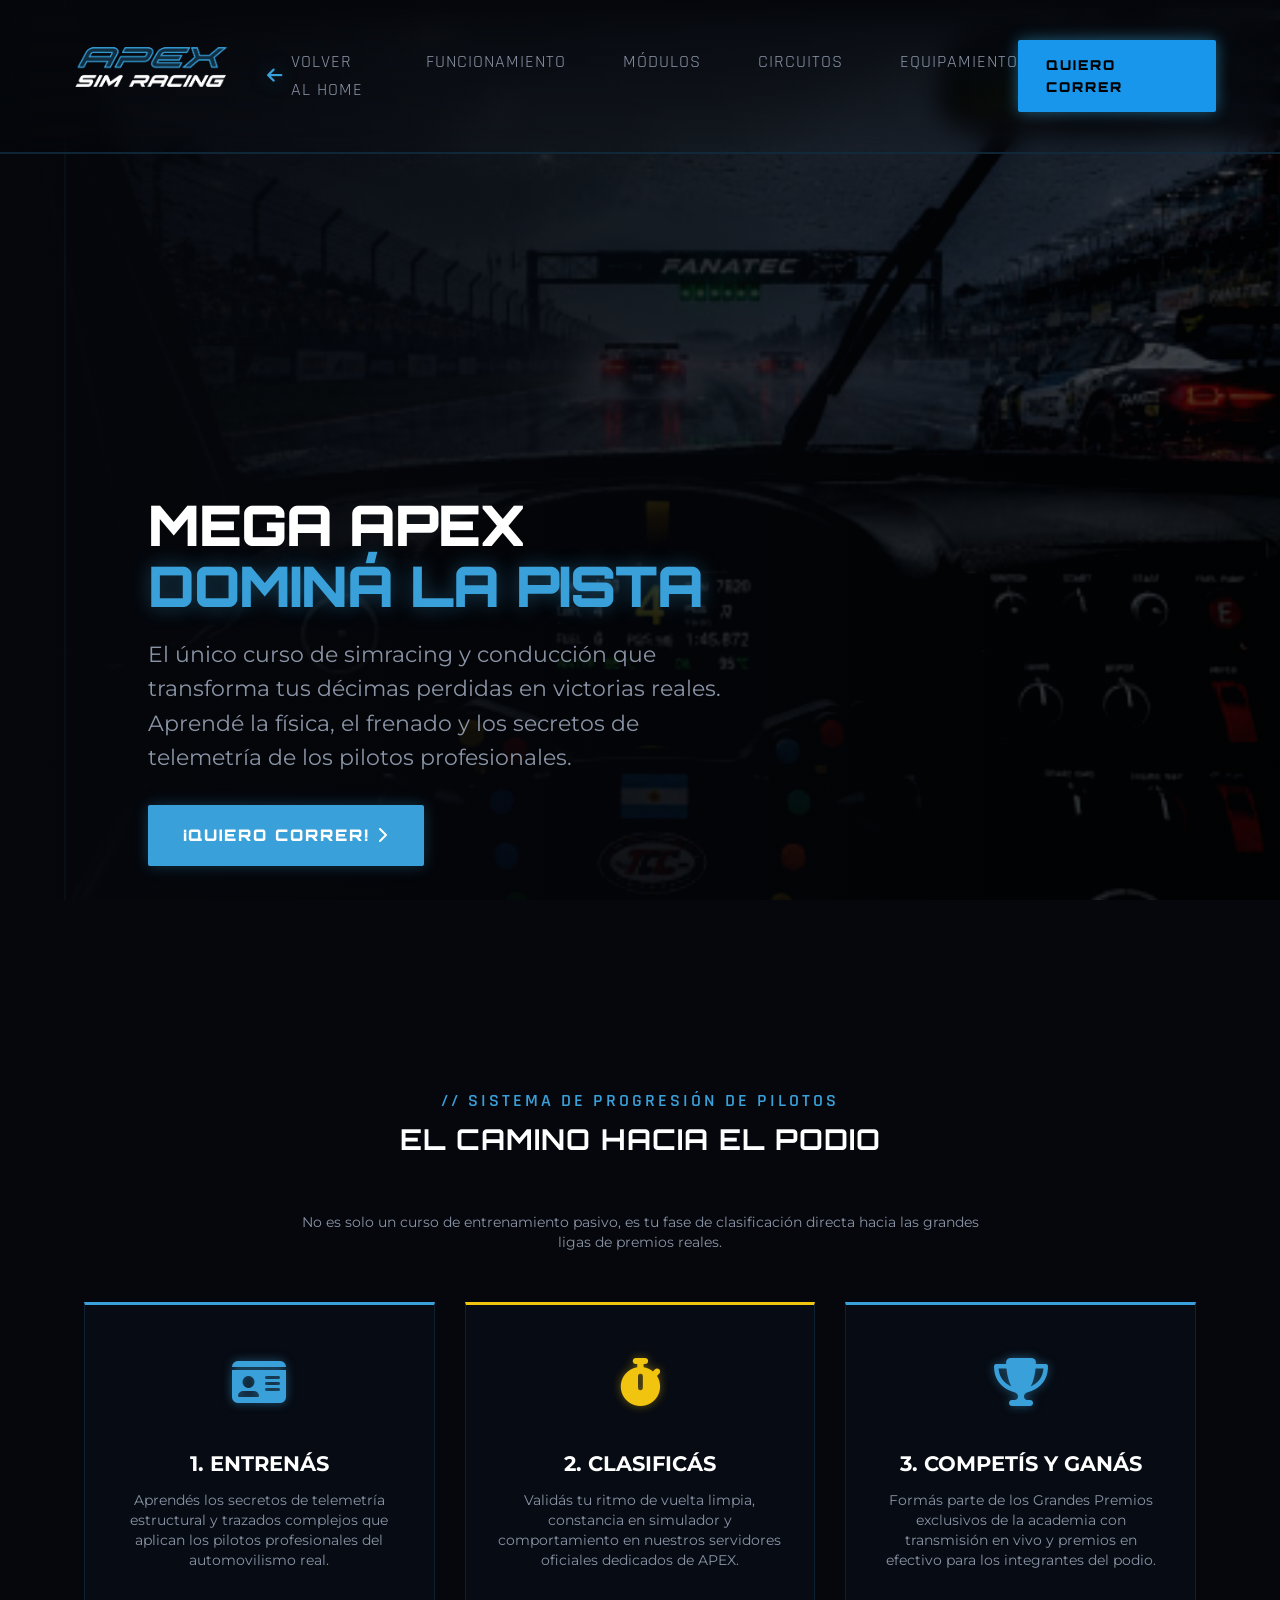
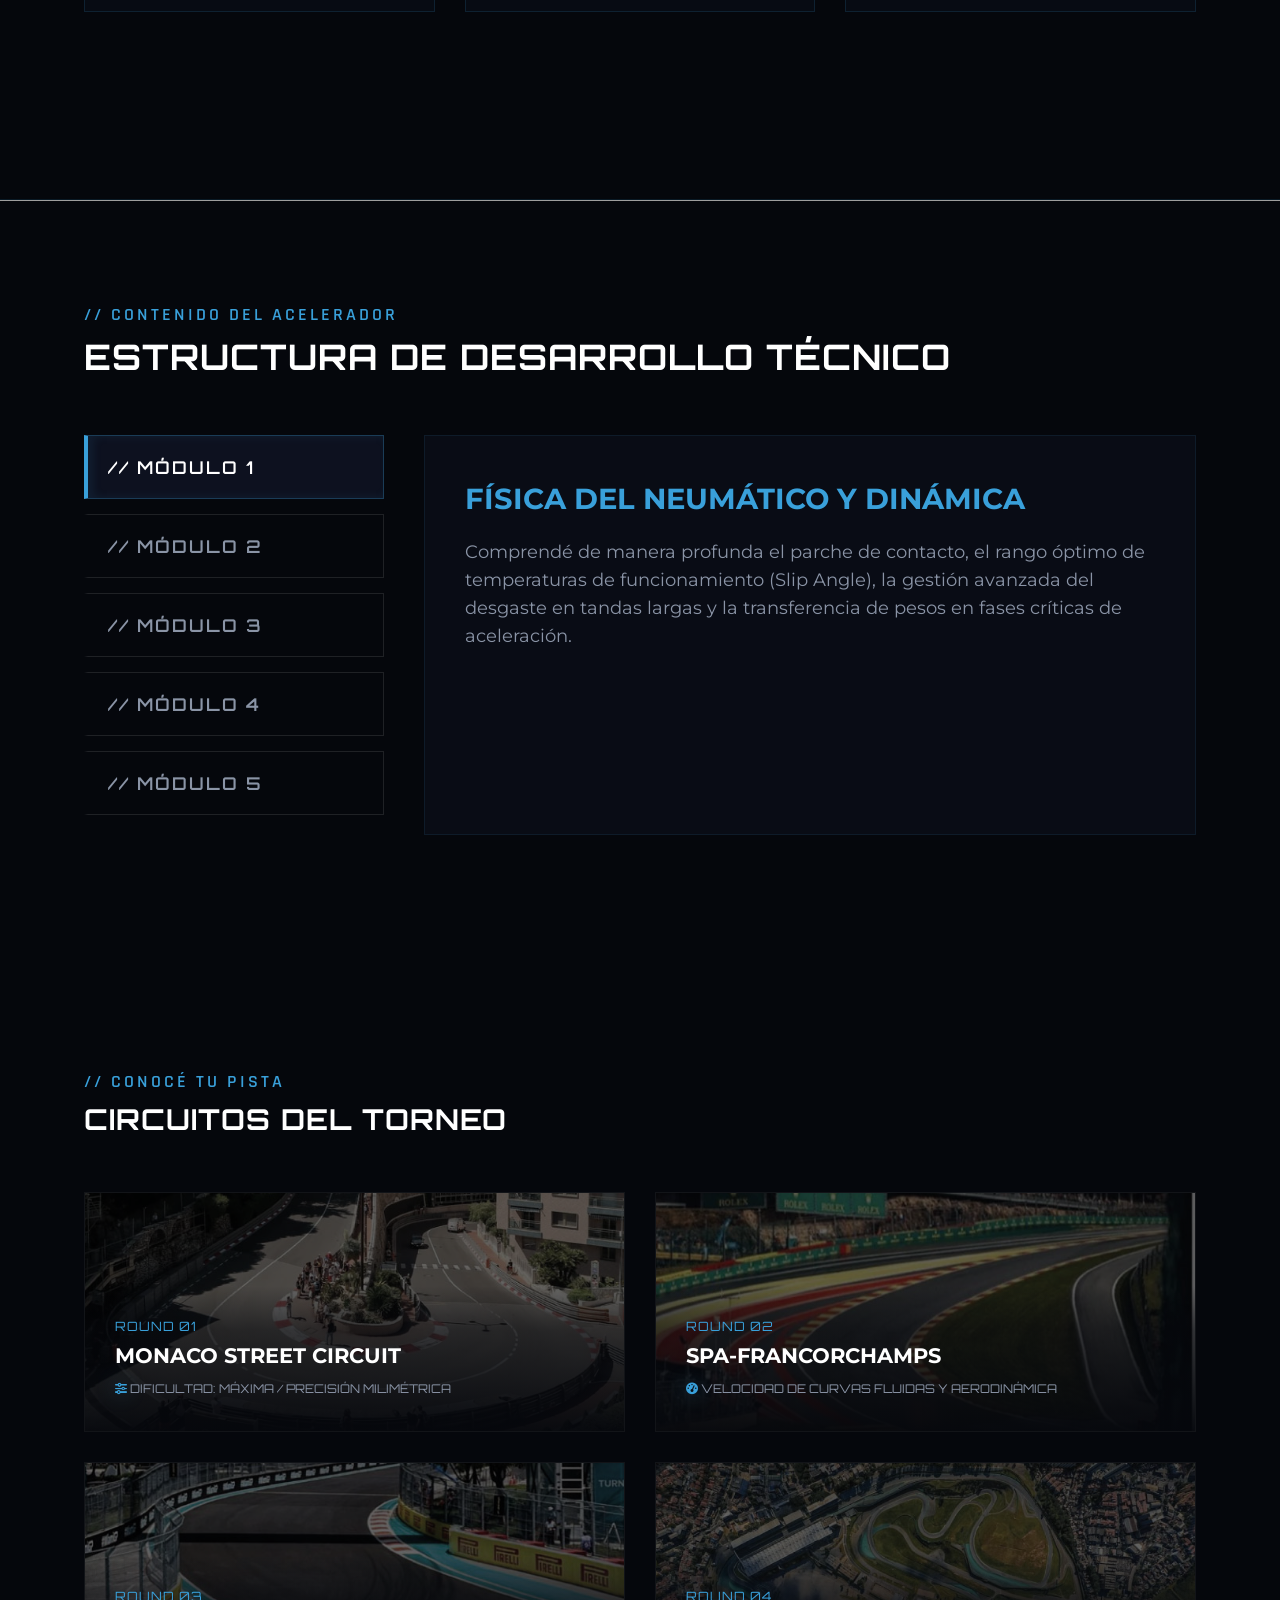
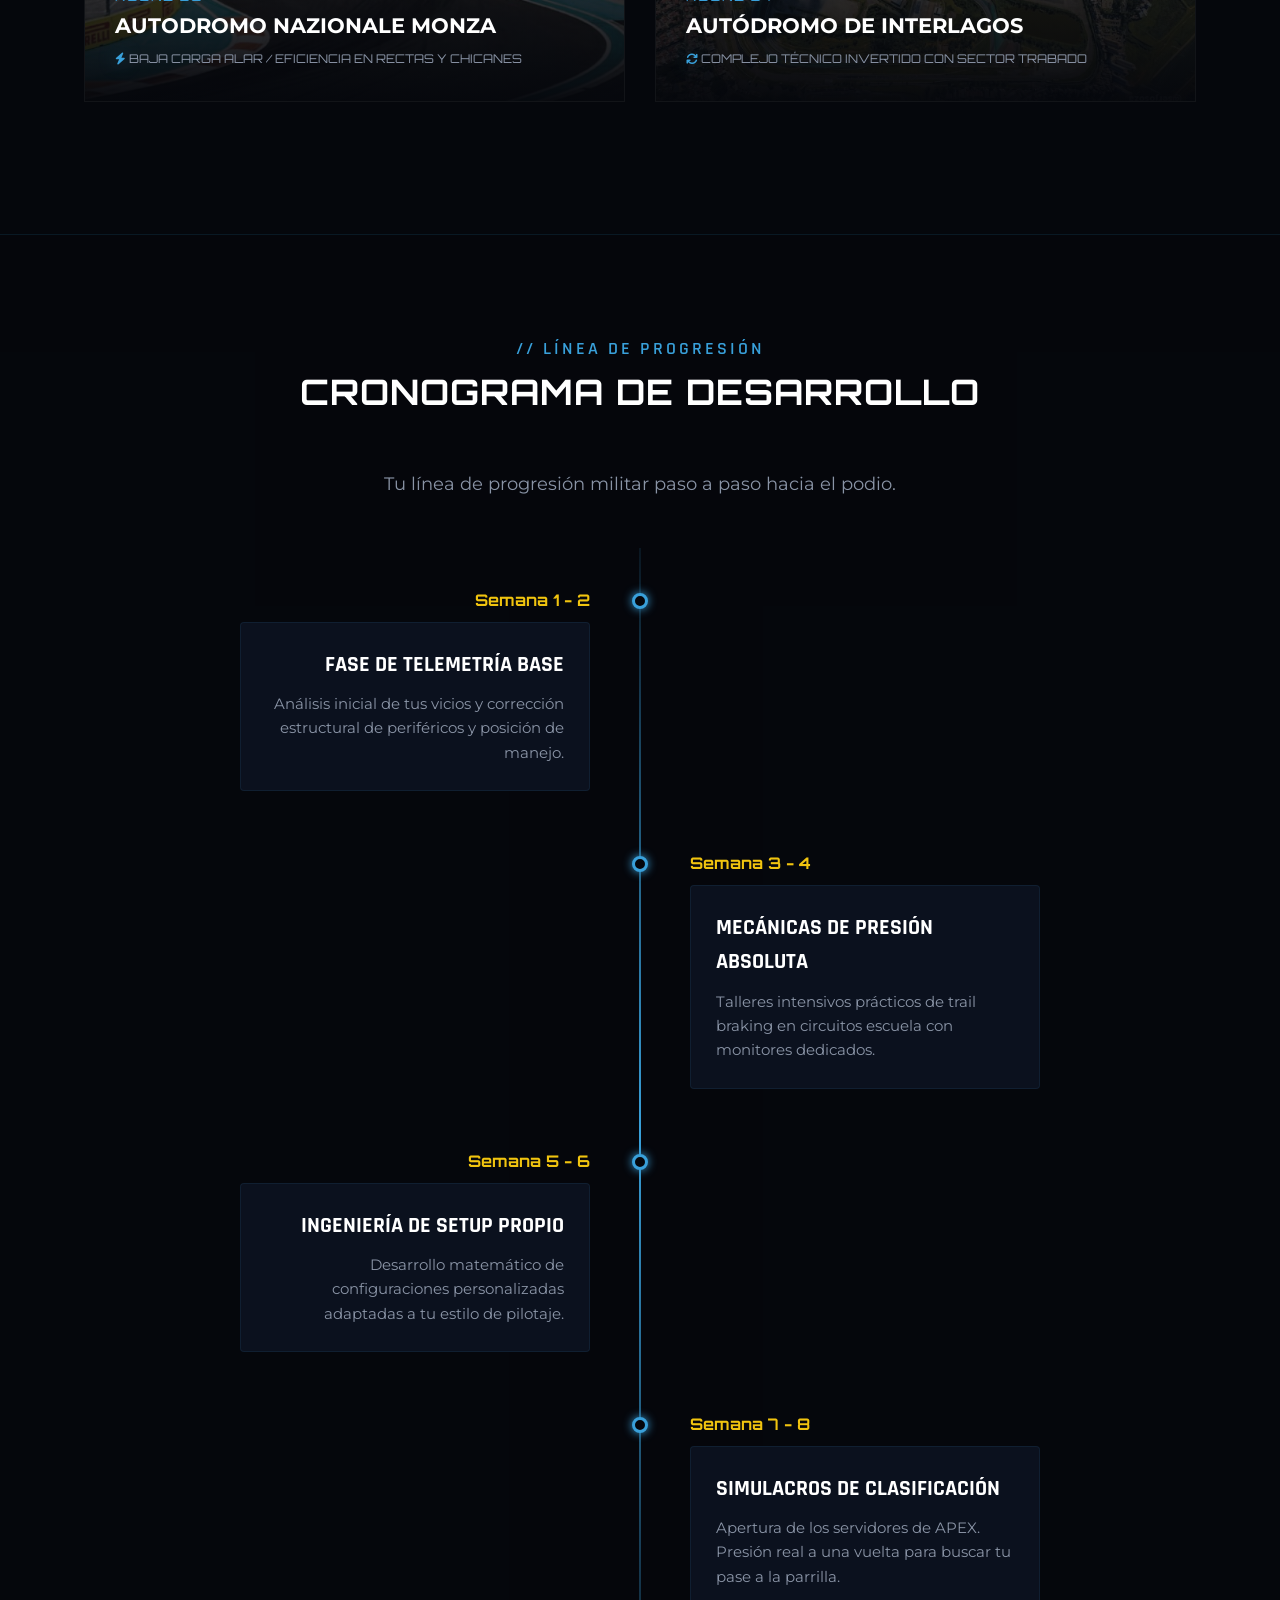
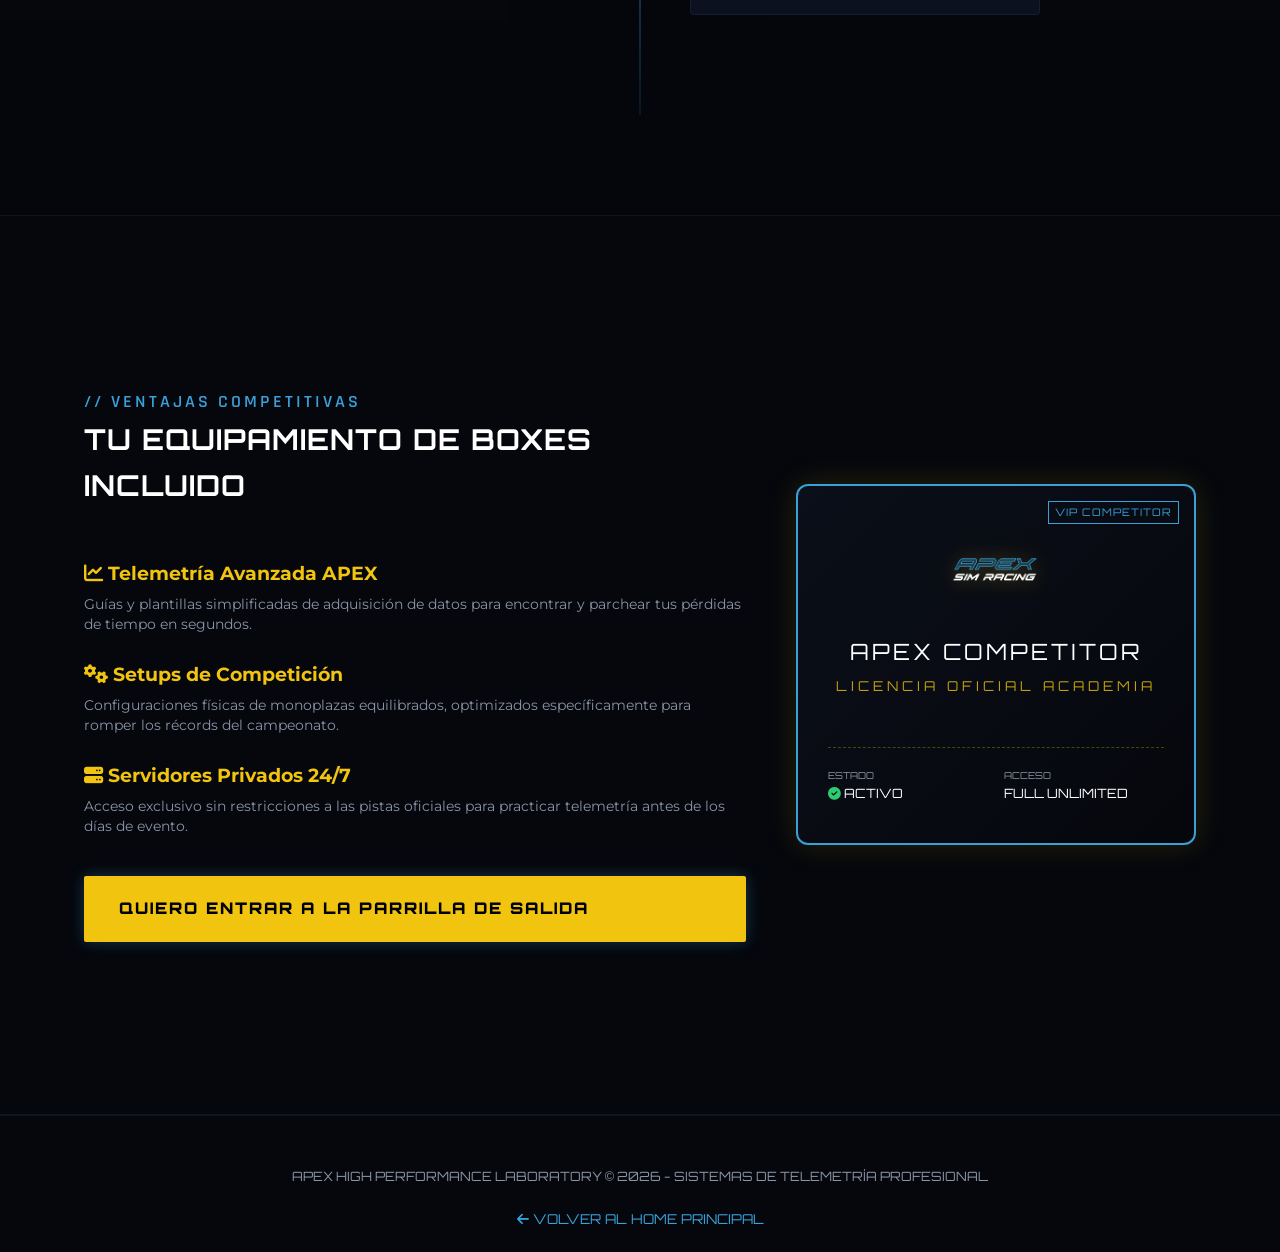
<file: Ccurso-mega-apex.html>
<!DOCTYPE html>
<html lang="es">
<head>
    <meta charset="UTF-8">
    <meta name="viewport" content="width=device-width, initial-scale=1.0">
    <title>MEGA APEX |Curso de Alto Rendimiento</title>
    <link rel="preconnect" href="https://fonts.googleapis.com">
    <link rel="preconnect" href="https://fonts.gstatic.com" crossorigin>
    <link href="https://fonts.googleapis.com/css2?family=Montserrat:wght@400;500;700&family=Orbitron:wght@700;900&family=Rajdhani:wght@500;600;700&display=swap" rel="stylesheet">
    <link rel="stylesheet" href="https://cdnjs.cloudflare.com/ajax/libs/font-awesome/6.4.0/css/all.min.css">
    <link rel="stylesheet" href="./css/style.css">
    
    <style>

        :root {
            --pure-black: #05070c;
            --dark-blue: #0b111e;
            --electric-blue: #39A0DA;
            --neon-glow: rgba(57, 160, 218, 0.6);
            --gold: #F1C40F;
            --metallic-grey: #8a94a6;
            --white: #ffffff;
            --font-title: 'Orbitron', sans-serif;
            --font-hud: 'Rajdhani', sans-serif;
            --font-body: 'Montserrat', sans-serif;
        }

        * {
            box-sizing: border-box;
            margin: 0;
            padding: 0;
        }

        /* Canvas de telemetría de fondo fija */
        #telemetry-bg {
            position: fixed;
            top: 0;
            left: 0;
            width: 100vw;
            height: 100vh;
            z-index: 1;
            pointer-events: none;
            opacity: 0.15;
        }

        .container {
            max-width: 1200px;
            margin: 0 auto;
            padding: 0 20px;
            position: relative;
            z-index: 5;
        }

 /* --- Header --- */
        .header {
            position: absolute;
            top: 0;
            left: 0;
            width: 100%;
            z-index: 10;
            padding: 20px 0;
            background: linear-gradient(180deg, rgba(5,7,12,0.8) 0%, transparent 100%);
        }
        .header-container {
            display: flex;
            justify-content: space-between;
            align-items: center;
        }

        .logo {
            font-family: var(--font-title);
            font-size: 1.8rem;
            font-weight: 900;
            letter-spacing: 2px;
        }
        .logo span { color: var(--electric-blue); }

        .nav a {
            color: var(--metallic-grey);
            text-decoration: none;
            font-family: var(--font-hud);
            font-size: 1.1rem;
            margin-left: 25px;
            text-transform: uppercase;
            letter-spacing: 1px;
            transition: color 0.3s;
        }

        .nav a:hover { color: var(--white); }

        .btn-header {
            background: var(--electric-blue);
            color: var(--pure-black);
            padding: 10px 20px;
            text-decoration: none;
            font-family: var(--font-title);
            font-weight: 700;
            font-size: 0.85rem;
            text-transform: uppercase;
            letter-spacing: 1px;
            clip-path: polygon(10% 0, 100% 0, 90% 100%, 0 100%);
            transition: transform 0.3s, box-shadow 0.3s;
        }
        .btn-header:hover {
            transform: scale(1.05);
            box-shadow: 0 0 15px var(--neon-glow);
        }
.hero-img.standard-zoom {
  animation: infiniteHeroZoom 32s infinite alternate ease-in-out;
}

 /* --- Hero Section --- */
      /* --- ESTILOS COMPATIBLES CORE PARA EL HERO --- */
.mega-hero {
    width: 100%;           /* Ocupa todo el ancho */
    height: 100vh;         /* Ocupa el 100% del alto de la ventana */
    max-width: none;       /* IMPORTANTE: Esto elimina el límite de 1200px */
    position: relative;    /* Asegura que el contenido interior se posicione bien */
    overflow: hidden;      /* Para que el video no se salga si es más grande */
    display: flex;
    align-items: center;
    justify-content: center;
}

.hero-bg-image {
    position: absolute;
    top: 0;
    left: 0;
    width: 100%;
    height: 100%;
    object-fit: cover;
    object-position: center center; /* Centrado absoluto como el index */
    z-index: 1;
}

        /* Contenedor simulando el parabrisas mojado de la foto */
        .hero-bg-wrap {
            position: absolute;
            top: 0; left: 0; width: 100%; height: 100%;
            z-index: 2;
            background: url('assets/vistaa.png') center/cover no-repeat;
            filter: brightness(0.4) contrast(1.1);
        }

        .hero-content {
            max-width: 650px;
            text-align: left;
        }

        .hero-title {
            font-family: var(--font-title);
            font-size: 3.5rem;
            font-weight: 900;
            line-height: 1.1;
            margin-bottom: 20px;
            letter-spacing: -1px;
        }

        .text-electric {
            color: var(--electric-blue);
            text-shadow: 0 0 20px rgba(57, 160, 218, 0.4);
        }

        .hero-subtitle {
            color: var(--metallic-grey);
            font-size: 1.1rem;
            line-height: 1.6;
            margin-bottom: 35px;
        }

        .btn-speed {
            display: inline-block;
            background: var(--electric-blue);
            color: var(--white);
            padding: 18px 35px;
            font-family: var(--font-title);
            font-size: 1rem;
            text-decoration: none;
            text-transform: uppercase;
            letter-spacing: 2px;
            border: none;
            cursor: pointer;
            box-shadow: 0 0 15px rgba(57, 160, 218, 0.3);
            transition: all 0.3s ease;
        }
        .btn-speed:hover {
            background: var(--white);
            color: var(--pure-black);
            box-shadow: 0 0 25px rgba(255, 255, 255, 0.6);
        }

        /* --- Pasaporte de 3 Pasos --- */
        .pasaporte-section {
            padding: 100px 0;
            background: var(--pure-black);
            text-align: center;
        }

        .section-tag {
            font-family: var(--font-hud);
            color: var(--electric-blue);
            letter-spacing: 3px;
            font-size: 1rem;
            display: block;
            margin-bottom: 10px;
        }

        .section-title {
            font-family: var(--font-title);
            font-size: 2.2rem;
            margin-bottom: 50px;
            letter-spacing: 1px;
        }

        .pasaporte-grid {
            display: grid;
            grid-template-columns: repeat(3, 1fr);
            gap: 25px;
        }

        .pasaporte-card {
            background: rgba(11, 17, 30, 0.4);
            border: 1px solid rgba(57,160,218,0.15);
            padding: 40px 30px;
            text-align: left;
            position: relative;
            transition: all 0.3s ease;
        }

        .pasaporte-card:hover {
            border-color: var(--electric-blue);
            box-shadow: inset 0 0 15px rgba(57,160,218,0.1), 0 5px 20px rgba(0,0,0,0.5);
            transform: translateY(-5px);
        }

        .card-num {
            font-family: var(--font-title);
            font-size: 2.5rem;
            color: var(--electric-blue);
            opacity: 0.8;
            font-weight: 700;
            display: block;
            margin-bottom: 15px;
        }

        .card-icon-top {
            position: absolute;
            top: 40px;
            right: 30px;
            font-size: 2rem;
            color: var(--electric-blue);
            opacity: 0.7;
        }

        .card-title {
            font-family: var(--font-title);
            font-size: 1.2rem;
            margin-bottom: 15px;
            letter-spacing: 1px;
        }

        .card-desc {
            color: var(--metallic-grey);
            font-size: 0.95rem;
            line-height: 1.5;
        }

        /* --- Estructura de Desarrollo / Módulos --- */
        .modules-section {
            padding: 100px 0;
            background: linear-gradient(180deg, var(--pure-black) 0%, var(--dark-blue) 100%);
        }

        .split-modules-container {
            display: grid;
            grid-template-columns: 320px 1fr;
            gap: 40px;
            margin-top: 40px;
        }

        .modules-sidebar {
            display: flex;
            flex-direction: column;
            gap: 12px;
        }

        .module-tab-btn {
            background: rgba(5, 7, 12, 0.5);
            border: 1px solid rgba(255,255,255,0.05);
            color: var(--metallic-grey);
            padding: 22px 20px;
            font-family: var(--font-hud);
            font-size: 1.1rem;
            font-weight: 600;
            text-align: left;
            cursor: pointer;
            letter-spacing: 1px;
            display: flex;
            align-items: center;
            gap: 15px;
            transition: all 0.3s ease;
        }

        .module-tab-btn i {
            font-size: 1.2rem;
            width: 25px;
            transition: color 0.3s;
        }

        .module-tab-btn:hover, .module-tab-btn.active {
            color: var(--white);
            background: rgba(11, 17, 30, 0.8);
            border-left: 4px solid var(--electric-blue);
        }

        .module-tab-btn.active {
            box-shadow: inset 5px 0 15px rgba(57,160,218,0.15);
        }

        .module-tab-btn.active i {
            color: var(--electric-blue);
        }
        /* ==========================================================================
   ANIMACIÓN REACTIVA EN SCROLL PARA EL CRONOGRAMA
   ========================================================================== */
#cronograma .timeline-node-item {
    opacity: 0;
    transform: translateY(40px);
    transition: opacity 0.7s cubic-bezier(0.25, 1, 0.5, 1), transform 0.7s cubic-bezier(0.25, 1, 0.5, 1);
    will-change: opacity, transform;
}       

/* Forzar que las secciones tengan fondo transparente o z-index superior para que se vea el fondo */
section {
    position: relative;
    z-index: 5;
} /* ==========================================
           ESTILOS EXCLUSIVOS - LANDING MEGA APEX
           ========================================== */

        /* Forzar que las secciones tengan fondo transparente o z-index superior para que se vea el fondo */
        section {
            position: relative;
            z-index: 5;
        }

        body {
            background-color: var(--pure-black);
            color: var(--white);
            font-family: var(--font-body);
            overflow-x: hidden;
        }
        
        /* Sección 1: Hero modificado para estirar la imagen al 100% del ancho de pantalla */
        .mega-hero {
            position: relative;
            overflow: hidden;
            min-height: 100vh;
            display: flex;
            align-items: center;
            padding: 140px 0 100px 0; 
            background-color: #05070c;
        }
        
        .hero-bg-image {
            position: absolute;
            top: 0;
            left: 0;
            width: 100%;
            height: 100%;
            object-fit: cover; /* Cambiado a cover para cubrir todo el ancho de la pantalla sin cortes negros */
            object-position: center right; 
            background: #05070c;      
            z-index: 1;
            filter: brightness(0.4) contrast(1.1);
        }
        
        .hero-overlay-gradient {
            position: absolute;
            top: 0;
            left: 0;
            width: 100%;
            height: 100%;
            background: linear-gradient(90deg, rgba(5,7,12,0.95) 0%, rgba(5,7,12,0.6) 50%, rgba(5,7,12,0.2) 100%); 
            z-index: 2;
            pointer-events: none;
        }

        .mega-hero-video {
            position: absolute;
            height: 100vh;
            min-height: 600px;
            display: flex;
            align-items: right;
            justify-content: right;
            overflow: hidden;
            text-align: right;
        }
        .video-background {
            position: absolute;
            top: 50%;
            left: 50%;
            min-width: 100%;
            min-height: 100%;
            width: auto;
            height: auto;
            transform: translate(-50%, -50%);
            object-fit: cover;
            z-index: 1;
            filter: brightness(0.3) contrast(1.2);
        }
        .hero-overlay {
            position: absolute;
            top: 0; left: 0; width: 100%; height: 100%;
            background: linear-gradient(180deg, rgba(5,7,12,0.4) 0%, var(--pure-black) 100%);
            z-index: 2;
        }
        .hero-content-hud {
            position: relative;
            z-index: 3;
            max-width: 900px;
            padding: 20px;
        }

        /* Sección 2: Pasaporte de 3 Pasos */
        .pasaporte-grid {
            display: grid;
            grid-template-columns: repeat(3, 1fr);
            gap: 30px;
            margin-top: 50px;
        }
        .pasaporte-card {
            background: rgba(15, 20, 37, 0.3);
            border: 1px solid rgba(57,160,218,0.15);
            border-top: 3px solid var(--electric-blue);
            padding: 40px 30px;
            text-align: center;
            transition: all 0.3s ease;
        }
        .pasaporte-card:hover {
            transform: translateY(-5px);
            background: rgba(15, 20, 37, 0.6);
            box-shadow: 0 0 25px rgba(57,160,218,0.3);
            border-color: var(--electric-blue);
        }
        .pasaporte-icon {
            font-size: 3rem;
            color: var(--electric-blue);
            margin-bottom: 25px;
            text-shadow: 0 0 10px #39a0da80;
        }

        /* Sección 3: Módulos Split-Screen Interactivos */
        .split-modules-container {
            display: grid;
            grid-template-columns: 300px 1fr;
            gap: 40px;
            margin-top: 50px;
            min-height: 400px;
        }
        .modules-sidebar {
            display: flex;
            flex-direction: column;
            gap: 15px;
        }
        .module-tab-btn {
            background: rgba(5,7,12,0.6);
            border: 1px solid rgba(255,255,255,0.1);
            color: var(--metallic-grey);
            padding: 20px;
            font-family: var(--font-title);
            font-size: 1.1rem;
            text-align: left;
            cursor: pointer;
            letter-spacing: 2px;
            transition: all 0.3s ease;
            border-left: 4px solid transparent;
        }
        .module-tab-btn:hover, .module-tab-btn.active {
            color: #fff;
            background: rgba(15, 20, 37, 0.8);
            border-left-color: var(--electric-blue);
            box-shadow: inset 5px 0 10px rgba(57,160,218,0.1);
        }
        .module-tab-btn.active {
            border-color: rgba(57,160,218,0.3) rgba(57,160,218,0.3) rgba(57,160,218,0.3) var(--electric-blue);
        }
        .module-content-display {
            background: rgba(15, 20, 37, 0.4);
            border: 1px solid rgba(57,160,218,0.1);
            padding: 40px;
            position: relative;
        }
        .module-pane {
            display: none;
            animation: fadeInHUD 0.4s forwards;
        }
        .module-pane.active {
            display: block;
        }

        /* Sección 4: Circuitos Grid */
        .circuits-grid {
            display: grid;
            grid-template-columns: repeat(2, 1fr);
            gap: 30px;
            margin-top: 50px;
        }
        .circuit-card {
            position: relative;
            border: 1px solid rgba(255,255,255,0.05);
            background: #05070c;
            overflow: hidden;
            height: 240px;
        }
        .circuit-img-wrap {
            position: absolute;
            top: 0; left: 0; width: 100%; height: 100%;
            z-index: 1;
            transition: transform 0.5s ease;
        }
        .circuit-card:hover .circuit-img-wrap {
            transform: scale(1.05);
        }
        .circuit-img-wrap img {
            width: 100%; height: 100%; object-fit: cover;
            filter: brightness(0.4) grayscale(0.3);
        }
        .circuit-hud-overlay {
            position: absolute;
            bottom: 0; left: 0; width: 100%;
            padding: 30px;
            z-index: 2;
            background: linear-gradient(0deg, rgba(5,7,12,0.95) 0%, rgba(5,7,12,0.5) 70%, transparent 100%);
        }
 /* --- SECCIÓN 5: CRONOGRAMA --- */
        .timeline-hud-vertical {
            position: relative;
            max-width: 800px;
            margin: 0 auto;
            padding: 40px 0;
        }

        .timeline-hud-vertical::before {
            content: '';
            position: absolute;
            left: 50%;
            top: 0;
            width: 2px;
            height: 100%;
            background: linear-gradient(180deg, rgba(57,160,218,0.1) 0%, var(--electric-blue) 50%, rgba(57,160,218,0.1) 100%);
            transform: translateX(-50%);
        }

        .timeline-node-item {
            position: relative;
            margin-bottom: 60px;
            width: 50%;
        }

        .timeline-node-item:nth-child(odd) {
            left: 0;
            padding-right: 50px;
            text-align: right;
        }

        .timeline-node-item:nth-child(even) {
            left: 50%;
            padding-left: 50px;
            text-align: left;
        }

        .timeline-dot-hud {
            position: absolute;
            width: 16px;
            height: 16px;
            border-radius: 50%;
            background-color: var(--pure-black);
            border: 3px solid var(--electric-blue);
            top: 5px;
            z-index: 5;
            box-shadow: 0 0 10px var(--electric-blue);
        }

        .timeline-node-item:nth-child(odd) .timeline-dot-hud {
            right: -8px;
        }

        .timeline-node-item:nth-child(even) .timeline-dot-hud {
            left: -8px;
        }

        .timeline-node-date {
            font-family: 'Orbitron', sans-serif;
            font-size: 1rem;
            color: var(--gold);
            font-weight: 700;
            margin-bottom: 8px;
            display: block;
        }

        .timeline-node-card {
            background-color: var(--dark-blue);
            border: 1px solid rgba(57, 160, 218, 0.1);
            padding: 25px;
            border-radius: 4px;
            transition: all 0.3s ease;
        }

        .timeline-node-card:hover {
            border-color: var(--electric-blue);
            box-shadow: 0 0 15px rgba(57,160,218,0.1);
        }

        .timeline-node-card h3 {
            font-family: 'Rajdhani', sans-serif;
            font-size: 1.35rem;
            font-weight: 700;
            text-transform: uppercase;
            margin-bottom: 10px;
            color: var(--white);
        }

        .timeline-node-card p {
            color: var(--metallic-grey);
            font-size: 0.95rem;
        }

        /* Sección 6: Credencial Digital VIP HUD */
        .bonus-section-wrapper {
            display: grid;
            grid-template-columns: 1fr 400px;
            gap: 50px;
            align-items: center;
        }
        .credential-container-hud {
            perspective: 1000px;
        }
        .digital-badge-vip {
            background: linear-gradient(135deg, #0b0f19 0%, #05070c 100%);
            border: 2px solid  #39A0DA;
            border-radius: 12px;
            padding: 40px 30px;
            text-align: center;
            box-shadow: 0 0 30px rgba(241,196,15,0.15);
            position: relative;
            transform-style: preserve-3d;
            transition: transform 0.3s ease;
        }
        .digital-badge-vip::before {
            content: 'VIP COMPETITOR';
            position: absolute;
            top: 15px; right: 15px;
            font-family: var(--font-title);
            font-size: 0.65rem;
            color: #39A0DA;
            border: 1px solid #39A0DA;
            padding: 2px 6px;
            letter-spacing: 1px;
        }

        /* Animaciones */
        @keyframes fadeInHUD {
            from { opacity: 0; transform: translateX(15px); }
            to { opacity: 1; transform: translateX(0); }
        }

        /* Responsivo General (Desktop queda intacto) */
        @media (max-width: 992px) {
            .pasaporte-grid, .circuits-grid { grid-template-columns: 1fr; }
            .split-modules-container, .bonus-section-wrapper { grid-template-columns: 1fr; }
            .mega-hero { 
                padding: 160px 0 100px 0; 
            }
        }
        
        /* ==========================================================================
           AJUSTES EXCLUSIVOS RESPONSIVE MOBILE (DESKTOP INTACTO)
           ========================================================================== */
        @media (max-width: 768px) {
            /* Adaptación del Header en Móviles */
            .header {
                padding: 15px 0;
            }
            .header-container {
    display: flex;
    justify-content: space-between; /* Esto empuja los elementos a los extremos */
    align-items: center;            /* Alinea verticalmente los elementos */
    width: 100%;
    max-width: 1200px;              /* O el ancho que manejes en tu web */
    margin: 0 auto;                 /* Centra el contenedor en la pantalla */
    padding: 0 20px;                /* Espaciado lateral para que no toque los bordes */
}
            .nav {
                display: flex;
                flex-wrap: wrap;
                justify-content: center;
                gap: 10px;
            }
            .nav a {
                margin-left: 0 !important;
                font-size: 0.95rem;
            }

            /* --- HERO SECTION MOBILE --- */
            .mega-hero {
                justify-content: center !important;
                align-items: center !important;
                text-align: center !important;
                padding-left: 15px !important;
                padding-right: 15px !important;
                min-height: 85vh;
            }

            .hero-bg-image {
                object-position: center !important; /* Centra el auto en móviles */
            }

            .hero-overlay-gradient {
                background: linear-gradient(180deg, rgba(5,7,12,0.85) 0%, rgba(5,7,12,0.7) 60%, var(--pure-black) 100%) !important;
            }

            .container.hero-content-restored {
                max-width: 100% !important;
                align-items: center !important;
                padding-left: 0 !important;
                padding-right: 0 !important;
            }

            .mega-hero h1 {
                font-size: 2.4rem !important;
                text-align: center !important;
                width: 100%;
            }

            .hero-subtitle {
                font-size: 1.1rem !important;
                text-align: center !important;
                max-width: 100% !important;
            }

            .hero-actions-left {
                justify-content: center !important;
            }

            /* --- TAMAÑO DE TÍTULOS EN MÓVILES --- */
            .section-title-apex,
            h2.section-title,
            section h2 {
                font-size: 1.8rem !important;
                letter-spacing: 1px !important;
                text-align: center;
            }

            /* --- SECCIÓN MÓDULOS EN MÓVILES --- */
            .split-modules-container {
                grid-template-columns: 1fr !important;
                gap: 20px !important;
            }

            .module-tab-btn {
                padding: 15px !important;
                font-size: 1rem !important;
            }

            .module-content-display {
                padding: 20px !important;
            }

            /* --- AJUSTES EXCLUSIVOS CRONOGRAMA MOBILE --- */
            .timeline-hud-vertical {
                padding: 20px 0 !important;
            }
            
            /* Línea de guía movida al costado izquierdo */
            .timeline-hud-vertical::before {
                left: 20px !important;
                transform: none !important;
            }

            /* Elementos de nodo al 100% de pantalla con texto alineado a la izquierda */
            .timeline-node-item {
                width: 100% !important;
                left: 0 !important;
                padding-left: 45px !important;
                padding-right: 0 !important;
                text-align: left !important;
                margin-bottom: 35px !important; /* Más compacto */
            }

            .timeline-node-item:nth-child(odd),
            .timeline-node-item:nth-child(even) {
                left: 0 !important;
                padding-left: 45px !important;
                padding-right: 0 !important;
                text-align: left !important;
            }

            /* Reposicionamiento y centrado de los puntos HUD sobre la línea izquierda */
            .timeline-node-item:nth-child(odd) .timeline-dot-hud,
            .timeline-node-item:nth-child(even) .timeline-dot-hud {
                left: 10px !important;
                right: auto !important;
                top: 4px !important;
            }

            /* Tarjetas de texto más compactas */
            .timeline-node-card {
                padding: 15px 18px !important;
            }

            .timeline-node-card h3 {
                font-size: 1.15rem !important;
                margin-bottom: 6px !important;
            }

            .timeline-node-card p {
                font-size: 0.88rem !important;
                line-height: 1.4 !important;
            }

            .timeline-node-date {
                font-size: 0.85rem !important;
                margin-bottom: 4px !important;
            }
        }

        /* --- AJUSTE DINÁMICO DE ANIMACIONES DE FONDO (CANVAS) --- */
        #telemetry-bg {
            position: absolute;
            top: 0;
            left: 0;
            width: 100%;
            height: 100%;
            z-index: 1;
            pointer-events: none;
        }
        .scroll-circuit-track {
            position: absolute;
            top: 0;
            left: 5%;
            width: 2px;
            height: 100%;
            background: rgba(57, 160, 218, 0.05);
            z-index: 2;
        }
        .scroll-circuit-energy {
            position: absolute;
            top: 0;
            left: -1px;
            width: 4px;
            height: 80px;
            background: linear-gradient(180deg, transparent, var(--electric-blue), transparent);
            box-shadow: 0 0 10px var(--electric-blue);
        }
        /* --- ESTILOS RESPONSIVE PARA EL MENÚ --- */
.menu-toggle {
    display: none; /* Oculto en escritorio */
    color: white;
    font-size: 24px;
    cursor: pointer;
}

@media (max-width: 768px) {
    .menu-toggle { display: block; }

    .nav {
        display: none; /* Oculto por defecto en mobile */
        position: absolute;
        top: 90px;
        left: 0;
        width: 100%;
        background: #0b111e;
        padding: 20px;
        z-index: 1000;
    }

    .nav.active { display: block; }

    .nav-links {
        flex-direction: column;
        list-style: none;
        gap: 15px;
    }
}

/* En escritorio, el menú siempre es visible */
@media (min-width: 769px) {
    .menu-hamburguesa {
        display: none;
    }
    .nav-menu {
        display: flex !important; /* Forzamos visibilidad en desktop */
    }
}
    </style>
</head>
<body>

   

    <header class="header">
    <div class="header-container">
        <div class="logo">
            <a href="index.html"><img src="assets/marca.png" alt="Logo APEX" style="height: 90px;"></a>
        </div>

        <div class="menu-toggle" id="menu-toggle">
            <i class="fas fa-bars"></i>
        </div>

        <nav class="nav">
            <ul class="nav-links" id="nav-links">
                <li><a href="index.html" class="nav-link"><i class="fas fa-arrow-left text-electric"></i> Volver al Home</a></li>
                <li><a href="#pasaporte" class="nav-link">Funcionamiento</a></li>
                <li><a href="#modulos" class="nav-link">Módulos</a></li>
                <li><a href="#pistas" class="nav-link">Circuitos</a></li>
                <li><a href="#bonus" class="nav-link">Equipamiento</a></li>
            </ul>
        </nav>

        <a href="#postular" class="btn btn-primary btn-hud" style="background: #1796eb; color: #000;">Quiero correr</a>
    </div>
</header>

    <section class="mega-hero tech-grid-bg" style="position: relative; overflow: hidden; min-height: 100vh; display: flex; align-items: center; padding: 0; background-color: #05070c;">
        
        <img src="assets/vista1.jpg" alt="Fondo Hero APEX" class="hero-bg-image" style="position: absolute; top: 0; left: 0; width: 100%; height: 100%; object-fit: cover; object-position: center center; z-index: 1; filter: brightness(0.4) contrast(1.1);">
        
        <div class="hero-overlay-gradient" style="position: absolute; top: 0; left: 0; width: 100%; height: 100%; background: linear-gradient(90deg, rgba(5,7,12,0.95) 0%, rgba(5,7,12,0.6) 50%, rgba(5,7,12,0.2) 100%); z-index: 2; pointer-events: none;"></div>

        <div class="scroll-circuit-track" aria-hidden="true" style="z-index: 3; position: absolute; top: 0; left: 5%; width: 2px; height: 100%; background: rgba(57, 160, 218, 0.05);">
            <div class="scroll-circuit-energy"></div>
        </div>
        
        <canvas id="telemetry-bg-hero" style="z-index: 3; position: absolute; top: 0; left: 0; width: 100%; height: 100%; pointer-events: none;"></canvas>

        <div class="container hero-content-restored" style="position: relative; z-index: 4; text-align: left; display: flex; flex-direction: column; justify-content: center; max-width: 4200px; width: 100%; margin-left: auto; margin-right: auto; padding-left: 20px; padding-right: 20px; min-height: 100vh;">
            
            <div style="max-width: 600px; margin-top: 80px; padding-top: 20px;">
                <h1 class="hero-title" style="font-family: var(--font-title); font-size: 3.5rem; font-weight: 900; line-height: 1.1; margin-bottom: 20px; letter-spacing: -1px; color: #fff;">MEGA APEX <br><span class="text-electric">DOMINÁ LA PISTA</span></h1>
                <p class="hero-subtitle" style="font-size: 1.35rem; margin-bottom: 30px; color: var(--metallic-grey); text-align: left; line-height: 1.6;">
                    El único curso de simracing y conducción que transforma tus décimas perdidas en victorias reales. Aprendé la física, el frenado y los secretos de telemetría de los pilotos profesionales.
                </p>
                <div class="hero-actions-left" style="width: 100%; display: flex; justify-content: flex-start;">
                    <a href="#modulos" class="btn btn-primary btn-speed btn-glow" style="width: auto; display: inline-block;">
                        <span>¡Quiero correr! <i class="fas fa-chevron-right"></i></span>
                    </a>
                </div>
            </div>

        </div>
    </section>

        <section id="pasaporte" class="about-section" style="padding: 100px 0; position: relative; z-index: 5;">
            <div class="container">
                <div class="section-header text-center">
                    <span class="section-subtitle">// SISTEMA DE PROGRESIÓN DE PILOTOS</span>
                    <h2 class="section-title">EL CAMINO HACIA EL PODIO</h2>
                    <p style="color: var(--metallic-grey); max-width: 700px; margin: 15px auto 0 auto; font-size: 1.1rem;">
                        No es solo un curso de entrenamiento pasivo, es tu fase de clasificación directa hacia las grandes ligas de premios reales.
                    </p>
                </div>

                <div class="pasaporte-grid">
                    <div class="pasaporte-card">
                        <div class="pasaporte-icon"><i class="fas fa-id-card"></i></div>
                        <h3 class="item-title" style="font-size: 1.4rem; color: #fff;">1. ENTRENÁS</h3>
                        <p style="color: var(--metallic-grey); font-family: var(--font-body); margin-top: 10px; font-size: 0.95rem;">
                            Aprendés los secretos de telemetría estructural y trazados complejos que aplican los pilotos profesionales del automovilismo real.
                        </p>
                    </div>
                    <div class="pasaporte-card" style="border-top-color: #F1C40F;">
                        <div class="pasaporte-icon" style="color: #F1C40F; text-shadow: 0 0 10px rgba(241,196,15,0.4);"><i class="fas fa-stopwatch"></i></div>
                        <h3 class="item-title" style="font-size: 1.4rem; color: #fff;">2. CLASIFICÁS</h3>
                        <p style="color: var(--metallic-grey); font-family: var(--font-body); margin-top: 10px; font-size: 0.95rem;">
                            Validás tu ritmo de vuelta limpia, constancia en simulador y comportamiento en nuestros servidores oficiales dedicados de APEX.
                        </p>
                    </div>
                    <div class="pasaporte-card">
                        <div class="pasaporte-icon"><i class="fas fa-trophy"></i></div>
                        <h3 class="item-title" style="font-size: 1.4rem; color: #fff;">3. COMPETÍS Y GANÁS</h3>
                        <p style="color: var(--metallic-grey); font-family: var(--font-body); margin-top: 10px; font-size: 0.95rem;">
                            Formás parte de los Grandes Premios exclusivos de la academia con transmisión en vivo y premios en efectivo para los integrantes del podio.
                        </p>
                    </div>
                </div>
            </div>
        </section>

        <section id="modulos" class="courses-section" style="padding: 100px 0; border-top: 1px solid #9e9e9e; position: relative; z-index: 5;">
            <div class="container">
                <div class="section-header">
                    <span class="section-subtitle">// CONTENIDO DEL ACELERADOR</span>
                    <h2 class="section-title">ESTRUCTURA DE DESARROLLO TÉCNICO</h2>
                </div>

                <div class="split-modules-container">
                    <div class="modules-sidebar">
                        <button class="module-tab-btn active" data-target="mod1">// MÓDULO 1</button>
                        <button class="module-tab-btn" data-target="mod2">// MÓDULO 2</button>
                        <button class="module-tab-btn" data-target="mod3">// MÓDULO 3</button>
                        <button class="module-tab-btn" data-target="mod4">// MÓDULO 4</button>
                        <button class="module-tab-btn" data-target="mod5">// MÓDULO 5</button>
                    </div>

                    <div class="module-content-display">
                        <div id="mod1" class="module-pane active">
                            <h3 class="item-title" style="color: var(--electric-blue); font-size: 1.8rem; margin-bottom: 15px;">FÍSICA DEL NEUMÁTICO Y DINÁMICA</h3>
                            <p style="color: var(--metallic-grey); font-family: var(--font-body); font-size: 1.1rem; line-height: 1.6;">
                                Comprendé de manera profunda el parche de contacto, el rango óptimo de temperaturas de funcionamiento (Slip Angle), la gestión avanzada del desgaste en tandas largas y la transferencia de pesos en fases críticas de aceleración.
                            </p>
                        </div>
                        <div id="mod2" class="module-pane">
                            <h3 class="item-title" style="color: var(--electric-blue); font-size: 1.8rem; margin-bottom: 15px;">FRENADO TÉCNICO Y TRAIL BRAKING</h3>
                            <p style="color: var(--metallic-grey); font-family: var(--font-body); font-size: 1.1rem; line-height: 1.6;">
                                Dominación del umbral de presión inicial de frenado. Aprendé la modulación milimétrica para mantener el frente del auto apuntado hacia el ápice mediante técnicas avanzadas de Trail Braking sin activar el ABS ni bloquear neumáticos.
                            </p>
                        </div>
                        <div id="mod3" class="module-pane">
                            <h3 class="item-title" style="color: var(--electric-blue); font-size: 1.8rem; margin-bottom: 15px;">ANÁLISIS DE TELEMETRÍA AVANZADA</h3>
                            <p style="color: var(--metallic-grey); font-family: var(--font-body); font-size: 1.1rem; line-height: 1.6;">
                                Aprendé a leer softwares profesionales como MoTeC i2 o Atlas. Comparación quirúrgica de líneas de velocidad, telemetría de pedal de freno, mapas de aceleración y canales matemáticos personalizados para detectar tus errores en segundos.
                            </p>
                        </div>
                        <div id="mod4" class="module-pane">
                            <h3 class="item-title" style="color: var(--electric-blue); font-size: 1.8rem; margin-bottom: 15px;">TRAZADOS AVANZADOS Y GEOMETRÍA DE PISTA</h3>
                            <p style="color: var(--metallic-grey); font-family: var(--font-body); font-size: 1.1rem; line-height: 1.6;">
                                Maximización del radio de giro en curvas complejas. Vértices tempranos, tardíos y el uso eficiente de los pianos extremos para enderezar el auto antes de tiempo y ganar velocidad terminal clave en las rectas siguientes.
                            </p>
                        </div>
                        <div id="mod5" class="module-pane">
                            <h3 class="item-title" style="color: var(--electric-blue); font-size: 1.8rem; margin-bottom: 15px;">ESTRATEGIA, PSICOLOGÍA Y CARRERA</h3>
                            <p style="color: var(--metallic-grey); font-family: var(--font-body); font-size: 1.1rem; line-height: 1.6;">
                                Preparación psicológica ante situaciones de alta presión bajo grillas competitivas. Gestión inteligente del combustible, cálculo de paradas en boxes óptimas, mapas de motor adaptativos y técnicas de defensa de position limpia en pista.
                            </p>
                        </div>
                    </div>
                </div>
            </div>
        </section>

        <section id="pistas" class="about-section" style="padding: 100px 0; background: var(--pure-black); position: relative; z-index: 5;">
            <div class="container">
                <div class="section-header">
                    <span class="section-subtitle">// CONOCÉ TU PISTA</span>
                    <h2 class="section-title">CIRCUITOS DEL TORNEO</h2>
                </div>

                <div class="circuits-grid">
                    <div class="circuit-card">
                        <div class="circuit-img-wrap">
                            <img src="assets/monaco1.jpg" alt="Circuito de Mónaco">
                        </div>
                        <div class="circuit-hud-overlay">
                            <div style="font-family: var(--font-title); color: var(--electric-blue); font-size: 0.8rem; letter-spacing: 1px;">ROUND 01</div>
                            <h3 class="item-title" style="font-size: 1.5rem; color: #fff; margin: 3px 0;">MONACO STREET CIRCUIT</h3>
                            <span style="font-family: var(--font-title); font-size: 0.75rem; color: var(--metallic-grey);"><i class="fas fa-sliders-h text-electric"></i> DIFICULTAD: MÁXIMA / PRECISIÓN MILIMÉTRICA</span>
                        </div>
                    </div>
                    <div class="circuit-card">
                        <div class="circuit-img-wrap">
                            <img src="assets/spa.jpg" alt="Circuito Spa-Francorchamps">
                        </div>
                        <div class="circuit-hud-overlay">
                            <div style="font-family: var(--font-title); color: var(--electric-blue); font-size: 0.8rem; letter-spacing: 1px;">ROUND 02</div>
                            <h3 class="item-title" style="font-size: 1.5rem; color: #fff; margin: 3px 0;">SPA-FRANCORCHAMPS</h3>
                            <span style="font-family: var(--font-title); font-size: 0.75rem; color: var(--metallic-grey);"><i class="fas fa-tachometer-alt text-electric"></i> VELOCIDAD DE CURVAS FLUIDAS Y AERODINÁMICA</span>
                        </div>
                    </div>
                    <div class="circuit-card">
                        <div class="circuit-img-wrap">
                            <img src="assets/monza.jpg" alt="Autodromo Nazionale Monza">
                        </div>
                        <div class="circuit-hud-overlay">
                            <div style="font-family: var(--font-title); color: var(--electric-blue); font-size: 0.8rem; letter-spacing: 1px;">ROUND 03</div>
                            <h3 class="item-title" style="font-size: 1.5rem; color: #fff; margin: 3px 0;">AUTODROMO NAZIONALE MONZA</h3>
                            <span style="font-family: var(--font-title); font-size: 0.75rem; color: var(--metallic-grey);"><i class="fas fa-bolt text-electric"></i> BAJA CARGA ALAR / EFICIENCIA EN RECTAS Y CHICANES</span>
                        </div>
                    </div>
                    <div class="circuit-card">
                        <div class="circuit-img-wrap">
                            <img src="assets/interlagos.jpg" alt="Autódromo de Interlagos">
                        </div>
                        <div class="circuit-hud-overlay">
                            <div style="font-family: var(--font-title); color: var(--electric-blue); font-size: 0.8rem; letter-spacing: 1px;">ROUND 04</div>
                            <h3 class="item-title" style="font-size: 1.5rem; color: #fff; margin: 3px 0;">AUTÓDROMO DE INTERLAGOS</h3>
                            <span style="font-family: var(--font-title); font-size: 0.75rem; color: var(--metallic-grey);"><i class="fas fa-sync text-electric"></i> COMPLEJO TÉCNICO INVERTIDO CON SECTOR TRABADO</span>
                        </div>
                    </div>
                </div>
            </div>
        </section>

         <section id="cronograma" class="mega-section" style="background-color: rgba(5, 7, 12, 0.6); padding: 100px 0;">
    <div class="container text-center"> <span class="section-subtitle">// LÍNEA DE PROGRESIÓN</span> <h2 class="section-title">CRONOGRAMA DE DESARROLLO</h2> <p style="color: var(--metallic-grey); max-width: 700px; margin: 15px auto 50px auto; font-size: 1.1rem;">
            Tu línea de progresión militar paso a paso hacia el podio.
        </p>
            
            <div class="timeline-hud-vertical">
                <div class="timeline-node-item">
                    <div class="timeline-dot-hud"></div>
                    <span class="timeline-node-date">Semana 1 - 2</span>
                    <div class="timeline-node-card">
                        <h3>Fase de Telemetría Base</h3>
                        <p>Análisis inicial de tus vicios y corrección estructural de periféricos y posición de manejo.</p>
                    </div>
                </div>
                
                <div class="timeline-node-item">
                    <div class="timeline-dot-hud"></div>
                    <span class="timeline-node-date">Semana 3 - 4</span>
                    <div class="timeline-node-card">
                        <h3>Mecánicas de Presión Absoluta</h3>
                        <p>Talleres intensivos prácticos de trail braking en circuitos escuela con monitores dedicados.</p>
                    </div>
                </div>
                
                <div class="timeline-node-item">
                    <div class="timeline-dot-hud"></div>
                    <span class="timeline-node-date">Semana 5 - 6</span>
                    <div class="timeline-node-card">
                        <h3>Ingeniería de Setup Propio</h3>
                        <p>Desarrollo matemático de configuraciones personalizadas adaptadas a tu estilo de pilotaje.</p>
                    </div>
                </div>
                
                <div class="timeline-node-item">
                    <div class="timeline-dot-hud"></div>
                    <span class="timeline-node-date">Semana 7 - 8</span>
                    <div class="timeline-node-card">
                        <h3>Simulacros de Clasificación</h3>
                        <p>Apertura de los servidores de APEX. Presión real a una vuelta para buscar tu pase a la parrilla.</p>
                    </div>
                </div>
            </div>
        </div>
    </section>
    
        <section id="bonus" class="about-section" style="padding: 100px 0; background: var(--pure-black); border-top: 1px solid rgba(255,255,255,0.05); position: relative; z-index: 5;">
            <div class="container">
                <div class="bonus-section-wrapper">
                    
                    <div>
                        <div class="section-header">
                            <span class="section-subtitle">// VENTAJAS COMPETITIVAS</span>
                            <h2 class="section-title">TU EQUIPAMIENTO DE BOXES INCLUIDO</h2>
                        </div>
                        
                        <div style="margin-top: 30px; display: flex; flex-direction: column; gap: 25px;">
                            <div>
                                <h4 class="item-title" style="color: #F1C40F; font-size: 1.2rem;"><i class="fas fa-chart-line"></i> Telemetría Avanzada APEX</h4>
                                <p style="color: var(--metallic-grey); font-family: var(--font-body); margin-top: 5px;">
                                    Guías y plantillas simplificadas de adquisición de datos para encontrar y parchear tus pérdidas de tiempo en segundos.
                                </p>
                            </div>
                            <div>
                                <h4 class="item-title" style="color: #F1C40F; font-size: 1.2rem;"><i class="fas fa-cogs"></i> Setups de Competición</h4>
                                <p style="color: var(--metallic-grey); font-family: var(--font-body); margin-top: 5px;">
                                    Configuraciones físicas de monoplazas equilibrados, optimizados específicamente para romper los récords del campeonato.
                                </p>
                            </div>
                            <div>
                                <h4 class="item-title" style="color: #F1C40F; font-size: 1.2rem;"><i class="fas fa-server"></i> Servidores Privados 24/7</h4>
                                <p style="color: var(--metallic-grey); font-family: var(--font-body); margin-top: 5px;">
                                    Acceso exclusivo sin restricciones a las pistas oficiales para practicar telemetría antes de los días de evento.
                                </p>
                            </div>
                        </div>

                        <div style="margin-top: 40px;">
                            <a href="#postular" class="btn btn-primary btn-full btn-speed" style="background: #F1C40F; color: #000; padding: 20px 35px;">
                                <span>QUIERO ENTRAR A LA PARRILLA DE SALIDA</span>
                            </a>
                        </div>
                    </div>

                    <div class="credential-container-hud">
                        <div class="digital-badge-vip" id="vipCard">
                            <div style="margin: 20px 0;"><img src="assets/marca.png" alt="APEX" style="height: 50px; filter: drop-shadow(0 0 10px rgba(241,196,15,0.4));"></div>
                            <div style="color: #fff; font-family: var(--font-title); font-size: 1.4rem; letter-spacing: 3px; margin-top: 30px;">APEX COMPETITOR</div>
                            <div style="color: #F1C40F; font-family: var(--font-title); font-size: 0.85rem; letter-spacing: 4px; margin-top: 5px; opacity: 0.8;">LICENCIA OFICIAL ACADEMIA</div>
                            
                            <div style="margin-top: 50px; border-top: 1px dashed rgba(241,196,15,0.3); padding-top: 20px; display: grid; grid-template-columns: repeat(2, 1fr); text-align: left; gap: 15px;">
                                <div>
                                    <div style="font-family: var(--font-title); font-size: 0.6rem; color: var(--metallic-grey);">ESTADO</div>
                                    <div style="font-family: var(--font-title); font-size: 0.8rem; color: #fff;"><i class="fas fa-check-circle" style="color: #2ECC71;"></i> ACTIVO</div>
                                </div>
                                <div>
                                    <div style="font-family: var(--font-title); font-size: 0.6rem; color: var(--metallic-grey);">ACCESO</div>
                                    <div style="font-family: var(--font-title); font-size: 0.8rem; color: #fff;">FULL UNLIMITED</div>
                                </div>
                            </div>
                        </div>
                    </div>

                </div>
            </div>
        </section>

    <footer class="footer-split-section" style="padding: 40px 0 20px 0; border-top: 1px solid rgba(255,255,255,0.05); background: var(--pure-black); position: relative; z-index: 5;">
        <div class="container text-center">
            <p class="brand-desc" style="margin-bottom: 20px; font-family: var(--font-title); font-size: 0.8rem; color: var(--metallic-grey);">
                APEX HIGH PERFORMANCE LABORATORY &copy; 2026 - SISTEMAS DE TELEMETRÍA PROFESIONAL
            </p>
            <a href="index.html" style="color: var(--electric-blue); text-decoration: none; font-family: var(--font-title); font-size: 0.85rem;">
                <i class="fas fa-arrow-left"></i> VOLVER AL HOME PRINCIPAL
            </a>
        </div>
    </footer>

    <script>
        document.addEventListener('DOMContentLoaded', () => {
            // =======================================================
            // ANIMACIÓN DE TELEMETRÍA CON SCROLL (FONDO VIVO)
            // =======================================================
            const canvas = document.getElementById('telemetry-bg');
            if (canvas) {
                const ctx = canvas.getContext('2d');

                function resizeCanvas() {
                    canvas.width = window.innerWidth;
                    canvas.height = window.innerHeight;
                }
                resizeCanvas();
                window.addEventListener('resize', resizeCanvas);

                const telemetryData = [
                    "RPM 11800", "GEAR 4", "DRS: ACTIVE", "LAP 14/25", "1:14.321", "GAP +0.432", 
                    "TEMP: 94C", "PSI: 30.2", "BRAKE 85%", "THROTTLE 100%", "ERS: OVERTAKE", "STEER: -12",
                    "01101", "10011", "00110", "SYS_OK", "TRK_LIMITS", "BIAS: 54.5%", "FUEL: 12.4L"
                ];

                const fontSize = 11;
                const columns = Math.floor(canvas.width / 65);
                const drops = [];

                for (let x = 0; x < columns; x++) {
                    drops[x] = Math.random() * (canvas.height / fontSize);
                }

                let lastScrollTop = window.pageYOffset || document.documentElement.scrollTop;

                function drawTelemetryStep(scrollDelta) {
                    ctx.fillStyle = 'rgba(5, 7, 12, 0.1)';
                    ctx.fillRect(0, 0, canvas.width, canvas.height);

                    ctx.fillStyle = '#39A0DA'; 
                    ctx.font = fontSize + 'px "Rajdhani", monospace';

                    const speedMultiplier = scrollDelta !== 0 ? Math.abs(scrollDelta) * 0.15 : 0.05;

                    for (let i = 0; i < drops.length; i++) {
                        const text = telemetryData[Math.floor(Math.random() * telemetryData.length)];
                        const x = i * 75;
                        const y = drops[i] * fontSize;

                        ctx.fillText(text, x, y);
                        drops[i] += speedMultiplier;

                        if (y > canvas.height && Math.random() > 0.975) {
                            drops[i] = 0;
                        }
                    }
                }

                function renderLoop() {
                    drawTelemetryStep(0);
                    requestAnimationFrame(renderLoop);
                }
                renderLoop();

                window.addEventListener('scroll', () => {
                    let scrollTop = window.pageYOffset || document.documentElement.scrollTop;
                    let delta = scrollTop - lastScrollTop;
                    lastScrollTop = scrollTop <= 0 ? 0 : scrollTop;
                    drawTelemetryStep(delta);
                }, { passive: true });
            }
            

            // Lógica de Módulos Laterales (Sección 3)
            const tabs = document.querySelectorAll('.module-tab-btn');
            const panes = document.querySelectorAll('.module-pane');

            tabs.forEach(tab => {
                tab.addEventListener('click', () => {
                    const target = tab.getAttribute('data-target');

                    tabs.forEach(t => t.classList.remove('active'));
                    panes.forEach(p => p.classList.remove('active'));

                    tab.classList.add('active');
                    document.getElementById(target).classList.add('active');
                });
            });

            // Lógica Efecto Giro 3D Suave por Ratón en Credencial VIP
            const card = document.getElementById('vipCard');
            if (card) {
                const wrapper = card.parentElement;
                wrapper.addEventListener('mousemove', (e) => {
                    const rect = card.getBoundingClientRect();
                    const x = e.clientX - rect.left - (rect.width/2);
                    const y = e.clientY - rect.top - (rect.height/2);
                    card.style.transform = `rotateY(${x / 15}deg) rotateX(${-y / 15}deg)`;
                });
                wrapper.addEventListener('mouseleave', () => {
                    card.style.transform = 'rotateY(0deg) rotateX(0deg)';
                });
            }

            // =======================================================
            // NUEVO: DETECTOR DE SCROLL PARA MOSTRAR CRONOGRAMA
            // =======================================================
            const timelineItems = document.querySelectorAll('#cronograma .timeline-node-item');
            
            const observerOptions = {
                root: null,
                threshold: 0.15 // Se activa cuando se ve el 15% de la tarjeta
            };

            const timelineObserver = new IntersectionObserver((entries) => {
                entries.forEach(entry => {
                    if (entry.isIntersecting) {
                        // Forzamos la visibilidad cambiando los estilos directamente con JS
                        entry.target.style.opacity = "1";
                        entry.target.style.transform = "translateY(0)";
                        timelineObserver.unobserve(entry.target); // Ya se vio, dejamos de observarlo
                    }
                });
            }, observerOptions);

            timelineItems.forEach(item => {
                timelineObserver.observe(item);
            });
        });
    document.getElementById('menu-toggle').addEventListener('click', function() {
        document.querySelector('.nav').classList.toggle('active');
    });
    </script>
</body>
</html>
</file>
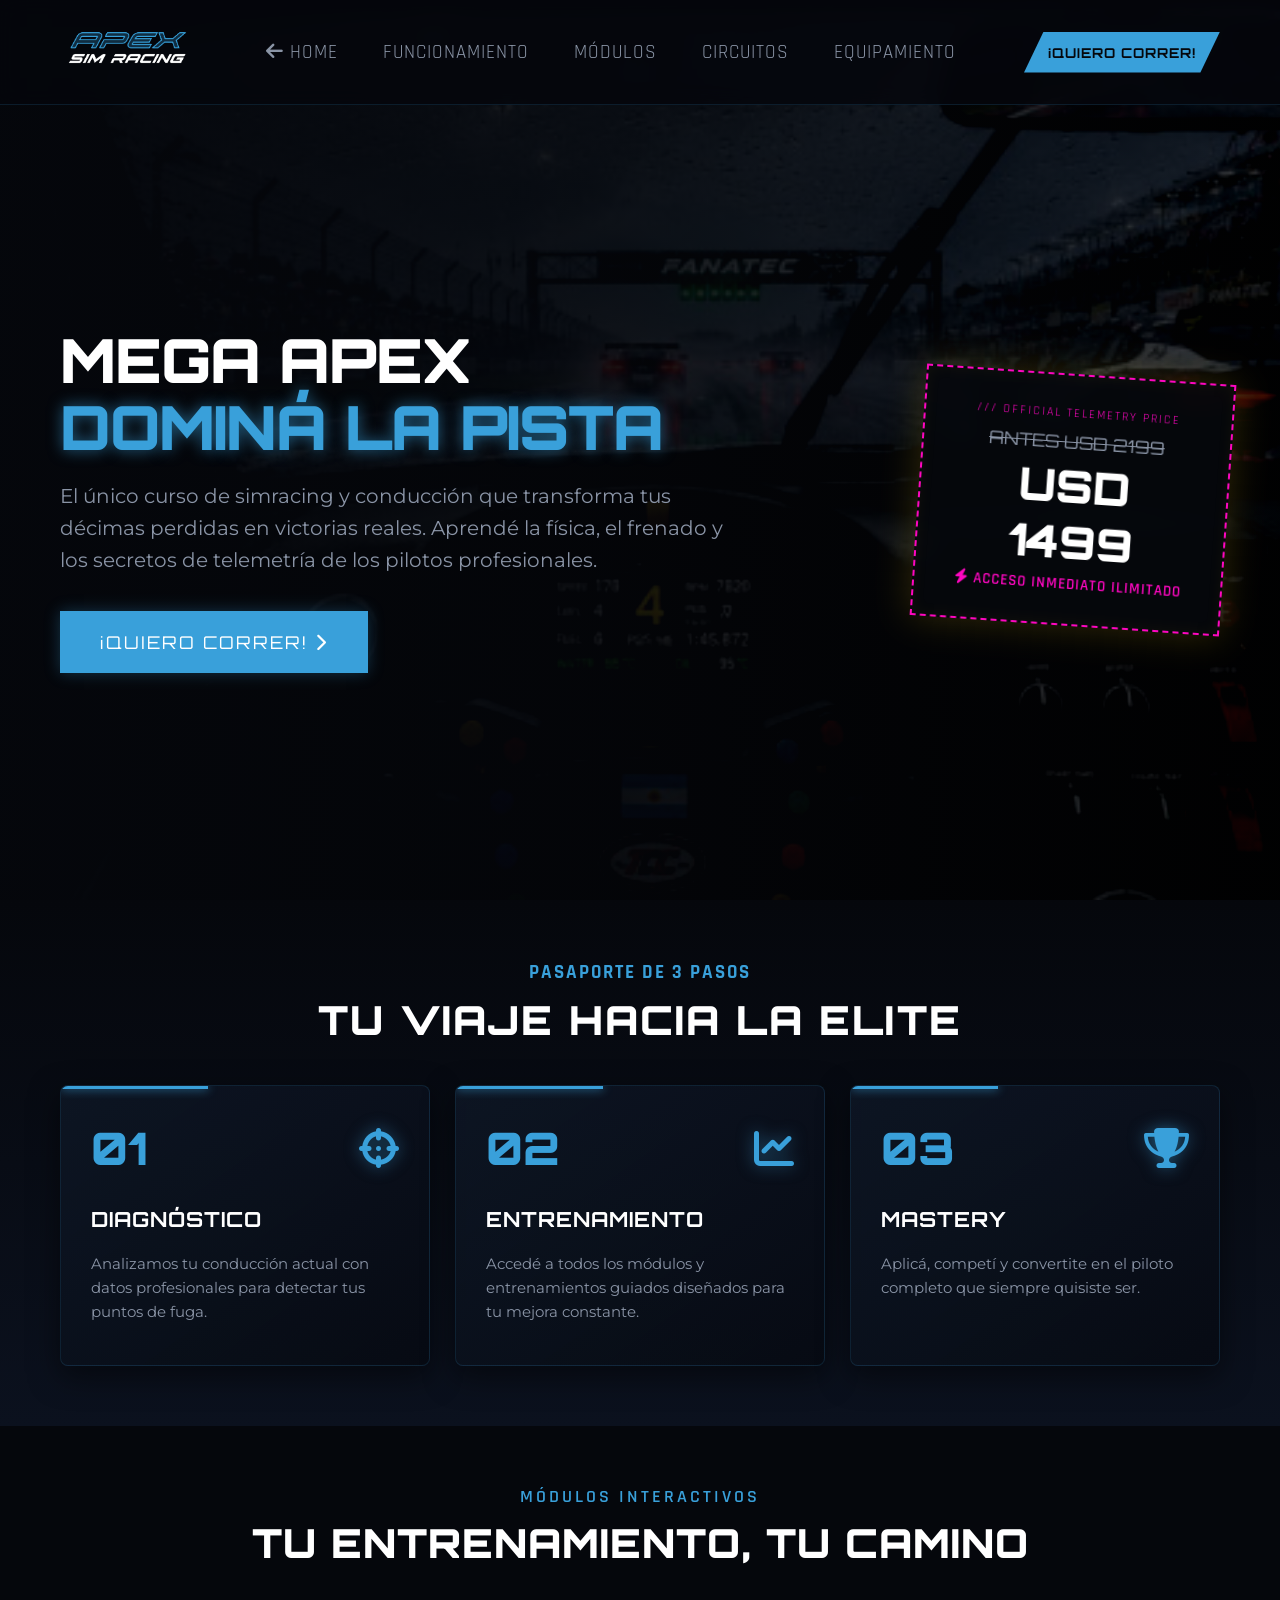
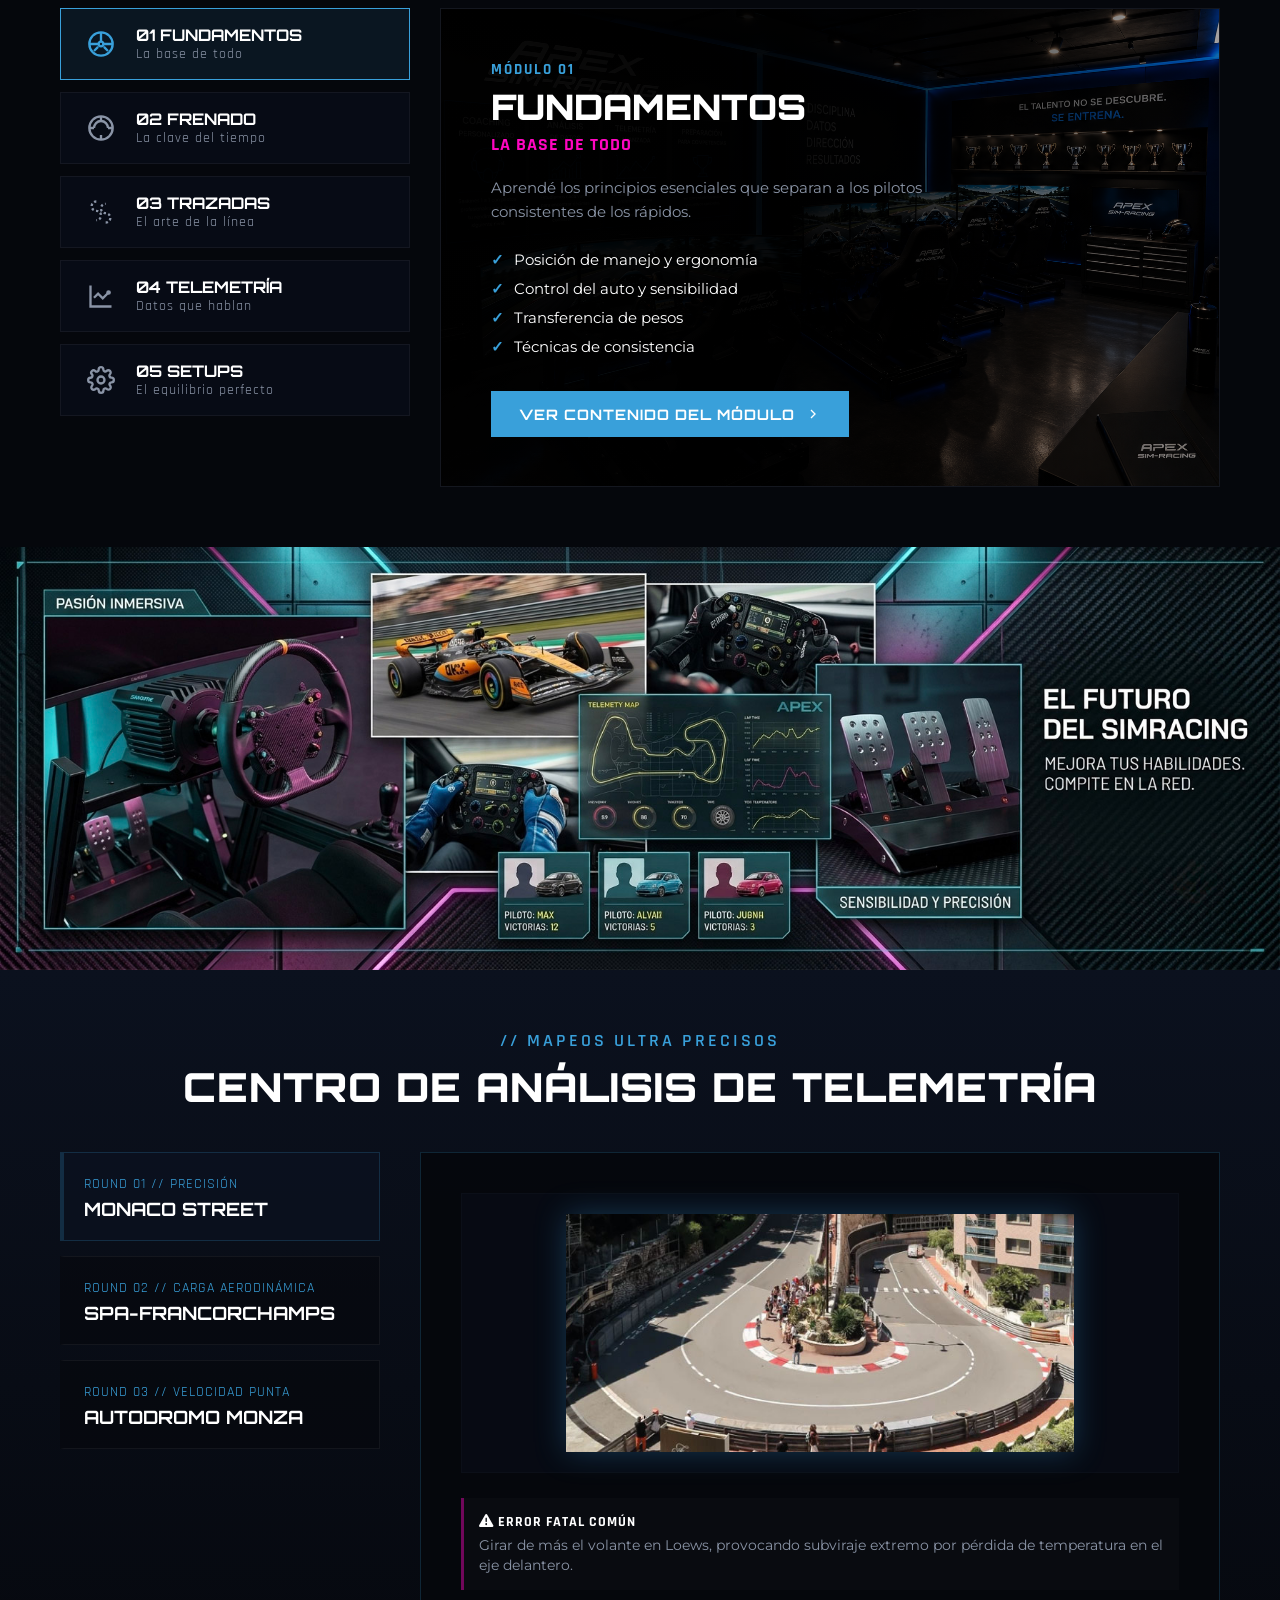
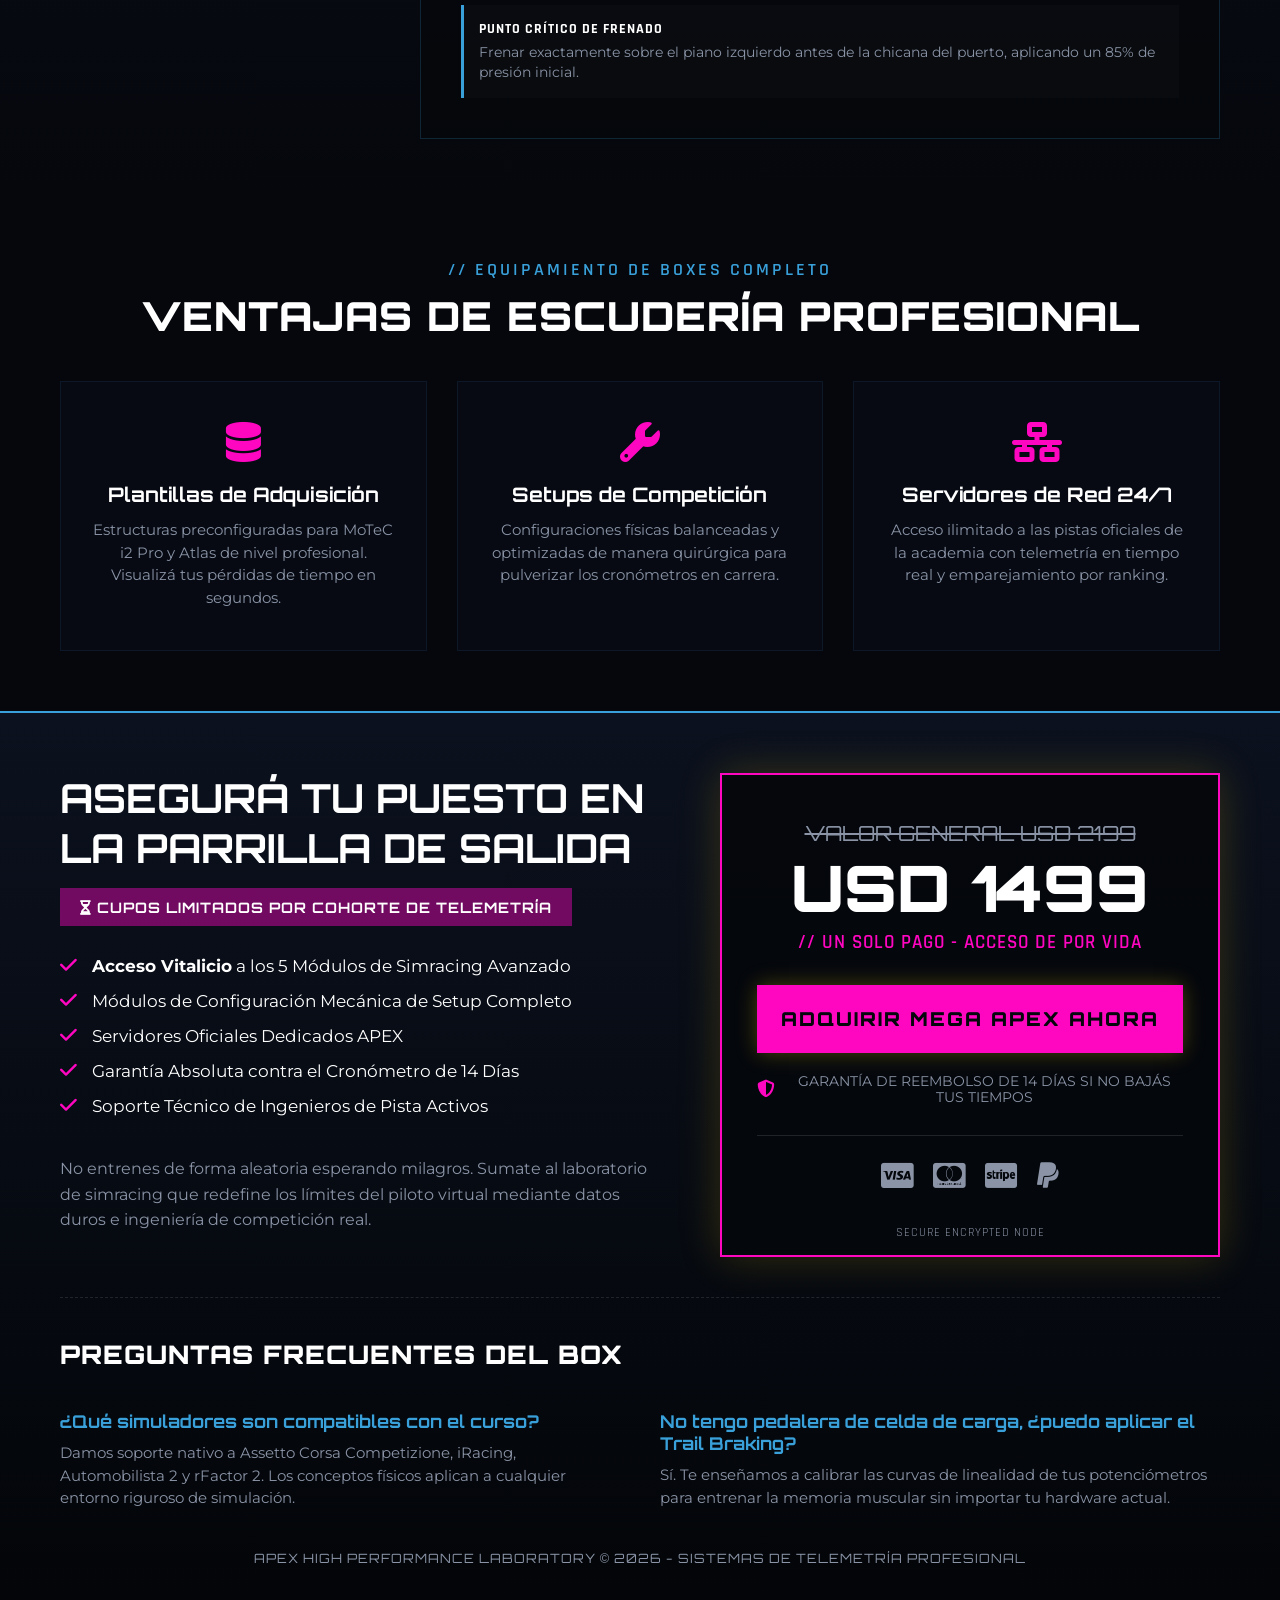
<file: curso-mega-apex.html>
<!DOCTYPE html>
<html lang="es">
<head>
    <meta charset="UTF-8">
    <meta name="viewport" content="width=device-width, initial-scale=1.0">
    <title>MEGA APEX | Alto Rendimiento</title>
    <link rel="preconnect" href="https://fonts.googleapis.com">
    <link rel="preconnect" href="https://fonts.gstatic.com" crossorigin>
    <link href="https://fonts.googleapis.com/css2?family=Montserrat:wght@400;500;700&family=Orbitron:wght@700;900&family=Rajdhani:wght@500;600;700&display=swap" rel="stylesheet">
    <link rel="stylesheet" href="https://cdnjs.cloudflare.com/ajax/libs/font-awesome/6.4.0/css/all.min.css">
    
    <style>
        :root {
            --pure-black: #05070c;
            --dark-blue: #0b111e;
            --electric-blue: #39A0DA;
            --neon-glow: rgba(57, 160, 218, 0.6);
            --gold: #FF06c1;
            --gold-glow: rgba(255, 6, 193, 0.4);
            --metallic-grey: #8a94a6;
            --white: #ffffff;
            --font-title: 'Orbitron', sans-serif;
            --font-hud: 'Rajdhani', sans-serif;
            --font-body: 'Montserrat', sans-serif;
            --neon-red: #ff06c16c;
            --neon-green: #FF06c1;
        }

        * {
            box-sizing: border-box;
            margin: 0;
            padding: 0;
            scroll-behavior: smooth;
        }

        body {
            background-color: var(--pure-black);
            color: var(--white);
            font-family: var(--font-body);
            overflow-x: hidden;
        }

        /* Utilidades HUD */
        .text-electric { color: var(--electric-blue); text-shadow: 0 0 15px var(--neon-glow); }
        .text-gold { color: var(--gold); text-shadow: 0 0 15px var(--gold-glow); }
        
        .container {
            max-width: 1200px;
            margin: 0 auto;
            padding: 0 20px;
            position: relative;
            z-index: 5;
        }

        .section-header {
            text-align: center;
            margin-bottom: 60px;
        }

        @media (min-width: 993px) {
            .section-header { margin-bottom: 40px; }
        }

        .section-subtitle {
            font-family: var(--font-hud);
            color: var(--electric-blue);
            letter-spacing: 3px;
            font-size: 1.1rem;
            display: block;
            margin-bottom: 10px;
            font-weight: 600;
        }

        .section-title {
            font-family: var(--font-title);
            font-size: 2.5rem;
            font-weight: 900;
            letter-spacing: 1px;
            text-transform: uppercase;
        }

        /* --- PASAPORTE DE 3 PASOS --- */
        .passport-section {
            padding: 100px 0;
            background: linear-gradient(180deg, var(--pure-black) 0%, var(--dark-blue) 100%);
        }

        .passport-subtitle {
            text-align: center;
            font-family: var(--font-hud);
            color: var(--electric-blue);
            font-size: 1.2rem;
            font-weight: 700;
            letter-spacing: 2px;
            text-transform: uppercase;
            margin-bottom: 10px;
        }

        .passport-title {
            text-align: center;
            font-family: var(--font-title);
            font-size: 2.5rem;
            font-weight: 900;
            text-transform: uppercase;
            letter-spacing: 2px;
            margin-bottom: 60px;
            color: var(--white);
        }

        @media (min-width: 993px) {
            .passport-title { margin-bottom: 40px; }
        }

        .passport-grid {
            display: grid;
            grid-template-columns: repeat(3, 1fr);
            gap: 25px;
        }

        .passport-card {
            background: linear-gradient(145deg, rgba(14, 22, 37, 0.9) 0%, rgba(7, 11, 19, 0.95) 100%);
            border: 1px solid rgba(57, 160, 218, 0.15);
            border-radius: 8px;
            padding: 40px 30px;
            position: relative;
            overflow: hidden;
            box-shadow: 0 10px 30px rgba(0, 0, 0, 0.5);
            transition: all 0.3s ease;
        }

        .passport-card::before {
            content: '';
            position: absolute;
            top: 0;
            left: 0;
            width: 40%;
            height: 3px;
            background: var(--electric-blue);
            box-shadow: 0 0 10px var(--electric-blue);
        }

        .passport-card-header {
            display: flex;
            justify-content: space-between;
            align-items: center;
            margin-bottom: 35px;
        }

        .passport-number {
            font-family: var(--font-title);
            font-size: 2.8rem;
            font-weight: 900;
            color: var(--electric-blue);
            line-height: 1;
        }

        .passport-icon {
            font-size: 2.5rem;
            color: var(--electric-blue);
            filter: drop-shadow(0 0 8px rgba(57, 160, 218, 0.5));
        }

        .passport-card-title {
            font-family: var(--font-title);
            font-size: 1.3rem;
            font-weight: 700;
            text-transform: uppercase;
            margin-bottom: 20px;
            letter-spacing: 1px;
            color: var(--white);
        }

        .passport-card-desc {
            color: var(--metallic-grey);
            font-size: 0.95rem;
            line-height: 1.6;
            font-family: var(--font-body);
        }

        @media (max-width: 992px) {
            .passport-grid {
                grid-template-columns: 1fr;
                gap: 20px;
            }
            .passport-title {
                font-size: 2rem;
                padding: 0 10px;
            }
        }

        /* --- MENÚ DE NAVEGACIÓN --- */
        .header {
            position: fixed;
            top: 0;
            left: 0;
            width: 100%;
            z-index: 100;
            padding: 15px 0;
            background: rgba(5, 7, 12, 0.85);
            backdrop-filter: blur(10px);
            border-bottom: 1px solid rgba(57, 160, 218, 0.15);
        }

        .header-container {
            display: flex;
            justify-content: space-between;
            align-items: center;
        }

        .logo img {
            height: 70px;
            transition: transform 0.3s;
        }
        .logo img:hover { transform: scale(1.05); }

        .nav ul {
            display: flex;
            list-style: none;
            gap: 5px;
        }

        .nav-link {
            color: var(--metallic-grey);
            text-decoration: none;
            font-family: var(--font-hud);
            font-size: 1.2rem;
            padding: 10px 20px;
            text-transform: uppercase;
            letter-spacing: 1px;
            transition: all 0.3s;
            position: relative;
        }

        .nav-link:hover, .nav-link.active-section {
            color: var(--white);
        }

        .nav-link::after {
            content: '';
            position: absolute;
            bottom: 0;
            left: 50%;
            width: 0;
            height: 2px;
            background: var(--electric-blue);
            transition: all 0.3s;
            transform: translateX(-50%);
            box-shadow: 0 0 8px var(--electric-blue);
        }

        .nav-link.active-section::after {
            width: 80%;
        }

        .btn-header {
            background: var(--electric-blue);
            color: var(--pure-black);
            padding: 12px 24px;
            text-decoration: none;
            font-family: var(--font-title);
            font-weight: 700;
            font-size: 0.85rem;
            text-transform: uppercase;
            letter-spacing: 1px;
            clip-path: polygon(10% 0, 100% 0, 90% 100%, 0 100%);
            transition: transform 0.3s, box-shadow 0.3s;
            border: none;
            cursor: pointer;
        }
        .btn-header:hover {
            transform: scale(1.05);
            box-shadow: 0 0 15px var(--neon-glow);
        }

        .menu-toggle {
            display: none;
            color: var(--white);
            font-size: 24px;
            cursor: pointer;
        }

        /* --- HERO SECTION --- */
        .mega-hero {
            position: relative;
            overflow: hidden;
            min-height: 100vh;
            display: flex;
            align-items: center;
            padding-top: 100px;
            background-color: var(--pure-black);
        }
        .mega-hero .container {
            display: flex;
            justify-content: space-between;
            align-items: center;
            width: 100%;
        }
        @media (max-width: 768px) {
            .mega-hero .container {
                flex-direction: column;
                text-align: center;
                gap: 20px;
            }
        }
        
        .hero-bg-image {
            position: absolute;
            top: 0;
            left: 0;
            width: 100%;
            height: 100%;
            object-fit: cover;
            object-position: center center; 
            z-index: 1;
            filter: brightness(0.3) contrast(1.15);
        }

        .mega-hero::after {
            content: '';
            position: absolute;
            top: 0;
            left: -100%;
            width: 50%;
            height: 100%;
            background: linear-gradient(90deg, transparent, rgba(57, 160, 218, 0.04), transparent);
            transform: skewX(-25deg);
            z-index: 3;
            animation: telemetry-sweep 6s infinite linear;
            pointer-events: none;
        }

        @keyframes telemetry-sweep {
            0% { left: -100%; }
            100% { left: 150%; }
        }
        
        .hero-overlay-gradient {
            position: absolute;
            top: 0;
            left: 0;
            width: 100%;
            height: 100%;
            background: linear-gradient(90deg, rgba(5,7,12,0.95) 0%, rgba(5,7,12,0.7) 45%, rgba(5,7,12,0.1) 100%); 
            z-index: 2;
            pointer-events: none;
        }

        .hero-content-hud {
            position: relative;
            z-index: 4;
            max-width: 680px;
        }

        .hero-title {
            font-family: var(--font-title);
            font-size: 3.8rem;
            font-weight: 900;
            line-height: 1.1;
            margin-bottom: 20px;
            letter-spacing: -1px;
        }

        .hero-subtitle {
            font-size: 1.25rem;
            margin-bottom: 35px;
            color: var(--metallic-grey);
            line-height: 1.6;
        }

        .btn-speed {
            display: inline-block;
            background: var(--electric-blue);
            color: var(--white);
            padding: 20px 40px;
            font-family: var(--font-title);
            font-size: 1.1rem;
            text-decoration: none;
            text-transform: uppercase;
            letter-spacing: 2px;
            border: none;
            cursor: pointer;
            box-shadow: 0 0 15px rgba(57, 160, 218, 0.3);
            transition: all 0.3s ease;
        }
        .btn-speed:hover {
            background: var(--white);
            color: var(--pure-black);
            box-shadow: 0 0 25px rgba(255, 255, 255, 0.6);
            transform: translateY(-2px);
        }

        .hero-badge-price {
            position: absolute;
            right: 1%; 
            top: 50%;
            transform: translateY(-50%) rotate(4deg); 
            background: rgba(5, 7, 12, 0.9);
            border: 2px dashed var(--gold);
            padding: 30px;
            z-index: 10;
            width: 310px;
            box-shadow: 0 0 35px rgba(241, 196, 15, 0.2), inset 0 0 15px rgba(241, 196, 15, 0.05);
            backdrop-filter: blur(8px);
            text-align: center;
        }

        .hero-badge-price::before {
            content: '/// OFFICIAL TELEMETRY PRICE';
            font-family: var(--font-hud);
            font-size: 0.75rem;
            color: var(--gold);
            display: block;
            letter-spacing: 2px;
            margin-bottom: 10px;
        }
        .hero-badge-price .price-strike {
            font-family: var(--font-title);
            color: var(--metallic-grey);
            text-decoration: line-through;
            font-size: 1.1rem;
        }
        .hero-badge-price .price-main {
            font-family: var(--font-title);
            font-size: 2.8rem;
            color: var(--white);
            font-weight: 900;
            margin: 5px 0;
        }
        .hero-badge-price .price-tagline {
            font-family: var(--font-hud);
            color: var(--neon-green);
            font-size: 0.95rem;
            font-weight: 600;
            letter-spacing: 1px;
        }

        /* --- ESTILOS DE LA SECCIÓN DE MÓDULOS INTERACTIVOS --- */
        .interactive-modules-section {
            padding: 100px 0;
            background: var(--pure-black);
        }
        .modules-container {
            max-width: 1200px;
            margin: 0 auto;
            padding: 0 20px;
        }
        .modules-header {
            text-align: center;
            margin-bottom: 60px;
        }
        @media (min-width: 993px) {
            .modules-header { margin-bottom: 40px; }
        }
        .subtitle-highlight {
            font-family: var(--font-hud);
            color: var(--electric-blue);
            letter-spacing: 3px;
            font-size: 1.1rem;
            display: block;
            margin-bottom: 10px;
            font-weight: 600;
        }
        .main-title {
            font-family: var(--font-title);
            font-size: 2.5rem;
            font-weight: 900;
            letter-spacing: 1px;
            text-transform: uppercase;
        }
        .modules-wrapper {
            display: grid;
            grid-template-columns: 350px 1fr;
            gap: 30px;
            align-items: stretch;
        }
        .modules-sidebar {
            display: flex;
            flex-direction: column;
            gap: 12px;
        }
        .module-tab {
            display: flex;
            align-items: center;
            gap: 15px;
            background: rgba(11, 17, 30, 0.5);
            border: 1px solid rgba(255, 255, 255, 0.05);
            padding: 15px 20px;
            cursor: pointer;
            transition: all 0.3s ease;
        }
        .module-tab:hover, .module-tab.active {
            background: rgba(57, 160, 218, 0.1);
            border-color: var(--electric-blue);
        }
        .tab-icon-wrapper {
            width: 40px;
            height: 40px;
            display: flex;
            align-items: center;
            justify-content: center;
            color: var(--metallic-grey);
            transition: color 0.3s;
        }
        .module-tab:hover .tab-icon-wrapper, .module-tab.active .tab-icon-wrapper {
            color: var(--electric-blue);
        }
        .icon-svg {
            width: 28px;
            height: 28px;
        }
        .tab-text {
            display: flex;
            flex-direction: column;
        }
        .tab-num {
            font-family: var(--font-title);
            font-size: 1rem;
            font-weight: 700;
        }
        .tab-desc {
            font-family: var(--font-hud);
            font-size: 0.85rem;
            color: var(--metallic-grey);
            letter-spacing: 1px;
        }
        .module-content-display {
            background: #070b13;
            border: 1px solid rgba(255, 255, 255, 0.05);
            position: relative;
            overflow: hidden;
        }
        
        /* Contenedores de paneles individuales */
        .content-panel-inner {
            background-size: cover;
            background-position: center right;
            padding: 50px;
            height: 100%;
            display: none; /* Se ocultan por defecto */
            align-items: center;
        }
        
        /* El panel activo se muestra */
        .content-panel-inner.active-panel {
            display: flex;
            animation: paneFade 0.4s forwards;
        }

        .module-info-box {
            max-width: 500px;
        }
        .content-mod-tag {
            font-family: var(--font-hud);
            color: var(--electric-blue);
            font-weight: 700;
            letter-spacing: 2px;
            font-size: 0.95rem;
        }
        .content-mod-title {
            font-family: var(--font-title);
            font-size: 2.2rem;
            font-weight: 900;
            margin: 5px 0;
        }
        .content-mod-subtitle {
            font-family: var(--font-hud);
            color: var(--gold);
            font-size: 1.1rem;
            letter-spacing: 1px;
            margin-bottom: 20px;
            text-transform: uppercase;
        }
        .content-mod-description {
            color: var(--metallic-grey);
            line-height: 1.6;
            margin-bottom: 25px;
            font-size: 0.95rem;
        }
        .content-bullet-list {
            list-style: none;
            margin-bottom: 35px;
            display: flex;
            flex-direction: column;
            gap: 10px;
        }
        .content-bullet-list li {
            display: flex;
            align-items: center;
            gap: 10px;
            font-size: 0.95rem;
        }
        .check-icon {
            color: var(--electric-blue);
            font-weight: bold;
        }
        .module-action-btn {
            display: inline-flex;
            align-items: center;
            gap: 10px;
            background: var(--electric-blue);
            color: var(--white);
            padding: 14px 28px;
            font-family: var(--font-title);
            font-weight: 700;
            font-size: 0.9rem;
            text-decoration: none;
            letter-spacing: 1px;
            transition: all 0.3s;
        }
        .module-action-btn:hover {
            background: var(--white);
            color: var(--pure-black);
        }
        .btn-arrow {
            width: 16px;
            height: 16px;
        }

        @media (max-width: 991px) {
            .modules-wrapper {
                grid-template-columns: 1fr;
            }
            .content-panel-inner {
                padding: 40px 25px;
            }
        }

        /* --- SECCIÓN 3: EXPERIENCIA INTERACTIVA DE CIRCUITOS --- */
        #circuitos {
            padding: 100px 0;
            background: linear-gradient(180deg, var(--dark-blue) 0%, var(--pure-black) 100%);
            position: relative; 
        }

        .circuit-bg-canvas {
            position: absolute;
            top: 0;
            left: 0;
            width: 100%;
            height: 100%;
            z-index: 1;
            pointer-events: none;
            opacity: 0.35; 
        }

        .circuit-telemetry-dashboard {
            display: grid;
            grid-template-columns: 320px 1fr;
            gap: 40px;
            margin-top: 40px;
            position: relative;
            z-index: 2; 
        }

        @media (min-width: 993px) {
            .circuit-telemetry-dashboard { margin-top: 20px; }
        }

        .circuit-selection-panel {
            display: flex;
            flex-direction: column;
            gap: 15px;
        }

        .circuit-btn-node {
            background: rgba(5,7,12,0.6);
            border: 1px solid rgba(255,255,255,0.05);
            padding: 20px;
            text-align: left;
            cursor: pointer;
            transition: all 0.3s;
            border-left: 4px solid transparent;
        }
        .circuit-btn-node:hover, .circuit-btn-node.active-circuit {
            background: rgba(11, 17, 30, 0.9);
            border-left-color: var(--electric-blue);
            border-color: rgba(57,160,218,0.2);
        }
        .circuit-node-round {
            font-family: var(--font-hud);
            font-size: 0.85rem;
            color: var(--electric-blue);
            letter-spacing: 1px;
        }
        .circuit-node-name {
            font-family: var(--font-title);
            font-size: 1.15rem;
            color: var(--white);
            margin-top: 4px;
        }

        .circuit-telemetry-display {
            background: rgba(5, 7, 12, 0.9);
            border: 1px solid rgba(57, 160, 218, 0.2);
            padding: 40px;
            position: relative;
            min-height: 480px;
        }

        .circuit-pane-data {
            display: none;
            animation: paneFade 0.4s forwards;
        }
        .circuit-pane-data.active-pane { display: block; }

        .pane-grid-layout {
            display: grid;
            grid-template-columns: 1fr; 
            gap: 25px;
        }

        .track-map-wrapper {
            position: relative;
            background: rgba(11, 17, 30, 0.4);
            border: 1px solid rgba(255,255,255,0.02);
            display: flex;
            align-items: center;
            justify-content: center;
            padding: 20px;
            height: 280px;
        }
        .track-map-wrapper img {
            max-width: 100%;
            max-height: 100%;
            object-fit: contain;
            filter: drop-shadow(0 0 15px rgba(57, 160, 218, 0.3));
        }

        .telemetry-analysis-critical {
            display: flex;
            flex-direction: column;
            gap: 15px;
        }
        .crit-box {
            background: rgba(255,255,255,0.02);
            border-left: 3px solid var(--electric-blue);
            padding: 15px;
        }
        .crit-box.error-box { border-left-color: var(--neon-red); }
        .crit-box.drs-box { border-left-color: var(--neon-green); }

        .crit-label {
            font-family: var(--font-hud);
            font-size: 0.9rem;
            font-weight: 700;
            letter-spacing: 1px;
            margin-bottom: 4px;
            text-transform: uppercase;
        }
        .crit-desc {
            font-size: 0.9rem;
            color: var(--metallic-grey);
            line-height: 1.4;
        }

        @keyframes paneFade {
            from { opacity: 0; transform: scale(0.98); }
            to { opacity: 1; transform: scale(1); }
        }

        /* --- SECCIÓN 4: EQUIPAMIENTO INCLUIDO --- */
        #equipamiento {
            padding: 100px 0;
            background: var(--pure-black);
        }
        
        .equip-grid {
            display: grid;
            grid-template-columns: repeat(3, 1fr);
            gap: 30px;
            margin-top: 40px;
        }

        @media (min-width: 993px) {
            .equip-grid { margin-top: 20px; }
        }

        .equip-card {
            background: rgba(11, 17, 30, 0.4);
            border: 1px solid rgba(57,160,218,0.1);
            padding: 40px 30px;
            text-align: center;
            transition: all 0.3s;
        }
        .equip-card:hover {
            border-color: var(--gold);
            transform: translateY(-5px);
            box-shadow: 0 5px 20px rgba(241,196,15,0.1);
        }
        .equip-icon {
            font-size: 2.5rem;
            color: var(--gold);
            margin-bottom: 20px;
        }
        .equip-title {
            font-family: var(--font-title);
            font-size: 1.25rem;
            margin-bottom: 12px;
        }
        .equip-desc {
            color: var(--metallic-grey);
            font-size: 0.95rem;
            line-height: 1.5;
        }

        /* --- CIERRE Y EMBUDO DE COMPRA --- */
        .footer-checkout {
            background: linear-gradient(180deg, var(--dark-blue) 0%, #030508 100%);
            border-top: 2px solid var(--electric-blue);
            padding: 100px 0 40px 0;
            position: relative;
        }

        .checkout-box-master {
            display: grid;
            grid-template-columns: 1.2fr 1fr;
            gap: 60px;
            align-items: start;
        }

        .offer-details-left h2 {
            font-family: var(--font-title);
            font-size: 2.5rem;
            margin-bottom: 15px;
        }
        .offer-urgency-banner {
            background: var(--neon-red);
            color: var(--white);
            font-family: var(--font-title);
            font-size: 0.9rem;
            padding: 10px 20px;
            display: inline-block;
            letter-spacing: 1px;
            margin-bottom: 30px;
            font-weight: 700;
        }

        .included-list {
            list-style: none;
            display: flex;
            flex-direction: column;
            gap: 15px;
            margin-bottom: 40px;
        }
        .included-list li {
            display: flex;
            align-items: center;
            gap: 15px;
            font-size: 1.05rem;
        }
        .included-list li i {
            color: var(--neon-green);
            font-size: 1.2rem;
        }

        .checkout-payment-card {
            background: rgba(5,7,12,0.9);
            border: 2px solid var(--gold);
            padding: 45px 35px;
            box-shadow: 0 0 40px rgba(241,196,15,0.2);
            text-align: center;
            position: relative;
        }
        .checkout-payment-card::after {
            content: 'SECURE ENCRYPTED NODE';
            position: absolute;
            bottom: 15px; left: 50%;
            transform: translateX(-50%);
            font-family: var(--font-hud);
            font-size: 0.75rem;
            color: var(--metallic-grey);
            letter-spacing: 1px;
        }

        .pricing-stack {
            margin-bottom: 30px;
        }
        .old-value {
            font-family: var(--font-title);
            color: var(--metallic-grey);
            text-decoration: line-through;
            font-size: 1.3rem;
        }
        .current-value {
            font-family: var(--font-title);
            font-size: 4rem;
            font-weight: 900;
            color: var(--white);
            line-height: 1;
            margin: 10px 0;
        }
        .installments-info {
            font-family: var(--font-hud);
            color: var(--gold);
            font-size: 1.2rem;
            font-weight: 600;
            letter-spacing: 1px;
        }

        .btn-checkout-buy {
            display: block;
            width: 100%;
            background: var(--gold);
            color: var(--pure-black);
            padding: 22px;
            font-family: var(--font-title);
            font-size: 1.2rem;
            font-weight: 900;
            text-transform: uppercase;
            letter-spacing: 2px;
            border: none;
            cursor: pointer;
            box-shadow: 0 0 20px rgba(241,196,15,0.3);
            transition: all 0.3s;
            margin-bottom: 20px;
            text-decoration: none;
        }
        .btn-checkout-buy:hover {
            background: var(--white);
            box-shadow: 0 0 30px rgba(255, 255, 255, 0.5);
            transform: scale(1.02);
        }

        .guarantee-note {
            display: flex;
            align-items: center;
            justify-content: center;
            gap: 10px;
            font-size: 0.85rem;
            color: var(--metallic-grey);
            margin-bottom: 30px;
        }
        .guarantee-note i { color: var(--gold); font-size: 1.1rem; }

        .trust-gateways {
            display: flex;
            justify-content: center;
            gap: 20px;
            font-size: 1.8rem;
            color: var(--metallic-grey);
            border-top: 1px solid rgba(138, 148, 166, 0.2);
            padding-top: 25px;
            margin-bottom: 20px;
        }

        .faq-section-wrapper {
            margin-top: 80px;
            border-top: 1px dashed rgba(138, 148, 166, 0.2);
            padding-top: 60px;
        }
        @media (min-width: 993px) {
            .faq-section-wrapper { margin-top: 40px; padding-top: 40px; }
        }
        .faq-grid {
            display: grid;
            grid-template-columns: 1fr 1fr;
            gap: 40px;
            text-align: left;
        }
        .faq-item h5 {
            font-family: var(--font-title);
            font-size: 1.1rem;
            margin-bottom: 10px;
            color: var(--electric-blue);
        }
        .faq-item p {
            color: var(--metallic-grey);
            font-size: 0.95rem;
            line-height: 1.5;
        }

        .brand-footer-end {
            text-align: center;
            margin-top: 80px;
            font-family: var(--font-title);
            font-size: 0.8rem;
            color: var(--metallic-grey);
            letter-spacing: 1px;
        }

        @media (min-width: 993px) {
            .brand-footer-end { margin-top: 40px; }
        }

        /* --- RESPONSIVE ADJUSTMENTS --- */
        @media (max-width: 1100px) {
            .hero-badge-price {
                position: relative;
                right: auto;
                top: auto;
                transform: none;
                margin-top: 40px;
                width: 100%;
            }
        }

        @media (max-width: 992px) {
            .circuit-telemetry-dashboard, .checkout-box-master, .faq-grid {
                grid-template-columns: 1fr;
            }
            .equip-grid { grid-template-columns: repeat(2, 1fr); }
        }

        @media (max-width: 768px) {
            .menu-toggle { display: block; }
            .nav {
                display: none;
                position: absolute;
                top: 100px; left: 0; width: 100%;
                background: var(--dark-blue);
                padding: 30px;
                border-bottom: 2px solid var(--electric-blue);
            }
            .nav.active { display: block; }
            .nav ul { flex-direction: column; gap: 15px; }
            .btn-header { display: none; }
            .hero-title { font-size: 2.6rem; }
            .equip-grid { grid-template-columns: 1fr; }
            .section-title { font-size: 1.9rem; }
        }

        /* --- ESTILOS DEL BANNER INTERMEDIO --- */
        .banner-intermedio-container {
            width: 100%;
            max-width: 100%;
            margin: 100px auto;
            padding: 0 10px;
            box-sizing: border-box;
        }

        .banner-media {
            width: 100%;
            height: auto;
            display: block;
            transition: transform 0.3s ease;
        }

        /* --- REDUCCIÓN DE ESPACIOS EXCLUSIVO DESKTOP --- */
        @media (min-width: 993px) {
            .passport-section { padding: 60px 0; }
            .interactive-modules-section { padding: 60px 0; }
            #circuitos { padding: 60px 0; }
            #equipamiento { padding: 60px 0; }
            .footer-checkout { padding: 60px 0 40px 0; }
            
            .banner-intermedio-container {
                margin: 0;
                padding: 0;
            }
        }

    </style>
</head>
<body>

    <!-- MENÚ DE NAVEGACIÓN -->
    <header class="header">
        <div class="container header-container">
            <div class="logo">
                <a href="index.html"><img src="assets/marca.png" alt="Logo APEX"></a>
            </div>

            <div class="menu-toggle" id="menu-toggle">
                <i class="fas fa-bars"></i>
            </div>

            <nav class="nav" id="nav-menu">
                <ul>
                    <li><a href="index.html" class="nav-link"><i class="fas fa-arrow-left"></i> Home</a></li>
                    <li><a href="#funcionamiento" class="nav-link">Funcionamiento</a></li>
                    <li><a href="#modulos" class="nav-link">Módulos</a></li>
                    <li><a href="#circuitos" class="nav-link">Circuitos</a></li>
                    <li><a href="#equipamiento" class="nav-link">Equipamiento</a></li>
                </ul>
            </nav>

            <button class="btn-header" onclick="scrollToCheckout()">¡Quiero correr!</button>
        </div>
    </header>

    <!-- HERO SECTION -->
    <section class="mega-hero">
        <img src="assets/vista1.jpg" alt="Fondo Hero APEX" class="hero-bg-image">
        <div class="hero-overlay-gradient"></div>

        <div class="container">
            <div class="hero-content-hud">
                <h1 class="hero-title">MEGA APEX <br><span class="text-electric">DOMINÁ LA PISTA</span></h1>
                <p class="hero-subtitle">
                    El único curso de simracing y conducción que transforma tus décimas perdidas en victorias reales. Aprendé la física, el frenado y los secretos de telemetría de los pilotos profesionales.
                </p>
                <button onclick="scrollToCheckout()" class="btn-speed">
                    ¡Quiero correr! <i class="fas fa-chevron-right"></i>
                </button>
            </div>

            <div class="hero-badge-price">
                <div class="price-strike">ANTES USD 2199</div>
                <div class="price-main">USD 1499</div>
                <div class="price-tagline"><i class="fas fa-bolt"></i> ACCESO INMEDIATO ILIMITADO</div>
            </div>
        </div>
    </section>

    <!-- PASAPORTE DE 3 PASOS -->
    <section id="funcionamiento" class="passport-section">
        <div class="container">
            <div class="passport-subtitle">PASAPORTE DE 3 PASOS</div>
            <h2 class="passport-title">TU VIAJE HACIA LA ELITE</h2>

            <div class="passport-grid">
                <!-- TARJETA 01 -->
                <div class="passport-card">
                    <div class="passport-card-header">
                        <span class="passport-number">01</span>
                        <i class="fas fa-crosshairs passport-icon"></i>
                    </div>
                    <h3 class="passport-card-title">DIAGNÓSTICO</h3>
                    <p class="passport-card-desc">
                        Analizamos tu conducción actual con datos profesionales para detectar tus puntos de fuga.
                    </p>
                </div>

                <!-- TARJETA 02 -->
                <div class="passport-card">
                    <div class="passport-card-header">
                        <span class="passport-number">02</span>
                        <i class="fas fa-chart-line passport-icon"></i>
                    </div>
                    <h3 class="passport-card-title">ENTRENAMIENTO</h3>
                    <p class="passport-card-desc">
                        Accedé a todos los módulos y entrenamientos guiados diseñados para tu mejora constante.
                    </p>
                </div>

                <!-- TARJETA 03 -->
                <div class="passport-card">
                    <div class="passport-card-header">
                        <span class="passport-number">03</span>
                        <i class="fas fa-trophy passport-icon"></i>
                    </div>
                    <h3 class="passport-card-title">MASTERY</h3>
                    <p class="passport-card-desc">
                        Aplicá, competí y convertite en el piloto completo que siempre quisiste ser.
                    </p>
                </div>
            </div>
        </div>
    </section>

    <!-- SECCIÓN: MÓDULOS INTERACTIVOS (CON IMÁGENES DECLARADAS EN EL HTML) -->
    <section id="modulos" class="interactive-modules-section">
        <div class="modules-container">
            
            <div class="modules-header">
                <span class="subtitle-highlight">MÓDULOS INTERACTIVOS</span>
                <h2 class="main-title">TU ENTRENAMIENTO, TU CAMINO</h2>
            </div>

            <div class="modules-wrapper">
                
                <!-- Selector de Módulos (Tabs) -->
                <div class="modules-sidebar">
                    
                    <div class="module-tab active" data-target-pane="mod-pane-1">
                        <div class="tab-icon-wrapper">
                            <svg class="icon-svg" viewBox="0 0 24 24" fill="none" stroke="currentColor" stroke-width="2">
                                <circle cx="12" cy="12" r="10"/>
                                <circle cx="12" cy="12" r="2"/>
                                <path d="M12 2v8M2 12h8M14 12h8M6 18l3.5-3.5M14.5 14.5L18 18"/>
                            </svg>
                        </div>
                        <div class="tab-text">
                            <span class="tab-num">01 FUNDAMENTOS</span>
                            <span class="tab-desc">La base de todo</span>
                        </div>
                    </div>

                    <div class="module-tab" data-target-pane="mod-pane-2">
                        <div class="tab-icon-wrapper">
                            <svg class="icon-svg" viewBox="0 0 24 24" fill="none" stroke="currentColor" stroke-width="2">
                                <circle cx="12" cy="12" r="10"/>
                                <path d="M12 6a6 6 0 0 1 6 6m-6-6a6 6 0 0 0-6 6"/>
                                <path d="M12 2v4M2 12h4m6 6v4m6-10h4"/>
                            </svg>
                        </div>
                        <div class="tab-text">
                            <span class="tab-num">02 FRENADO</span>
                            <span class="tab-desc">La clave del tiempo</span>
                        </div>
                    </div>

                    <div class="module-tab" data-target-pane="mod-pane-3">
                        <div class="tab-icon-wrapper">
                            <svg class="icon-svg" viewBox="0 0 24 24" fill="none" stroke="currentColor" stroke-width="2">
                                <path d="M8 3c-2 0-4 1.5-4 4s2 4 4 4 4 1.5 4 4-2 4-4 4M16 21c2 0 4-1.5 4-4s-2-4-4-4-4-1.5-4-4 2-4 4-4" stroke-dasharray="2 2"/>
                            </svg>
                        </div>
                        <div class="tab-text">
                            <span class="tab-num">03 TRAZADAS</span>
                            <span class="tab-desc">El arte de la línea</span>
                        </div>
                    </div>

                    <div class="module-tab" data-target-pane="mod-pane-4">
                        <div class="tab-icon-wrapper">
                            <svg class="icon-svg" viewBox="0 0 24 24" fill="none" stroke="currentColor" stroke-width="2">
                                <path d="M3 3v18h18"/>
                                <path d="M18.5 9l-5 5-4-4-3.5 3.5"/>
                                <circle cx="18.5" cy="9" r="1" fill="currentColor"/>
                            </svg>
                        </div>
                        <div class="tab-text">
                            <span class="tab-num">04 TELEMETRÍA</span>
                            <span class="tab-desc">Datos que hablan</span>
                        </div>
                    </div>

                    <div class="module-tab" data-target-pane="mod-pane-5">
                        <div class="tab-icon-wrapper">
                            <svg class="icon-svg" viewBox="0 0 24 24" fill="none" stroke="currentColor" stroke-width="2">
                                <circle cx="12" cy="12" r="3"/>
                                <path d="M19.4 15a1.65 1.65 0 0 0 .33 1.82l.06.06a2 2 0 1 1-2.83 2.83l-.06-.06a1.65 1.65 0 0 0-1.82-.33 1.65 1.65 0 0 0-1 1.51V21a2 2 0 0 1-4 0v-.09A1.65 1.65 0 0 0 9 19.4a1.65 1.65 0 0 0-1.82.33l-.06.06a2 2 0 1 1-2.83-2.83l.06-.06a1.65 1.65 0 0 0 .33-1.82 1.65 1.65 0 0 0-1.51-1H3a2 2 0 0 1 0-4h.09A1.65 1.65 0 0 0 4.6 9a1.65 1.65 0 0 0-.33-1.82l-.06-.06a2 2 0 1 1 2.83-2.83l.06.06a1.65 1.65 0 0 0 1.82.33H9a1.65 1.65 0 0 0 1-1.51V3a2 2 0 0 1 4 0v.09a1.65 1.65 0 0 0 1 1.51 1.65 1.65 0 0 0 1.82-.33l.06-.06a2 2 0 1 1 2.83 2.83l-.06.06a1.65 1.65 0 0 0-.33 1.82V9a1.65 1.65 0 0 0 1.51 1H21a2 2 0 0 1 0 4h-.09a1.65 1.65 0 0 0-1.51 1z"/>
                            </svg>
                        </div>
                        <div class="tab-text">
                            <span class="tab-num">05 SETUPS</span>
                            <span class="tab-desc">El equilibrio perfecto</span>
                        </div>
                    </div>

                </div>

                <!-- Visor de contenido dinámico -->
                <div class="module-content-display">
                    
                    <!-- PANEL 01: FUNDAMENTOS -->
                    <div class="content-panel-inner active-panel" id="mod-pane-1" style="background-image: linear-gradient(to right, rgba(0,0,0,0.95) 45%, rgba(0,0,0,0.3) 100%), url('assets/imag5.png');">
                        <div class="module-info-box">
                            <span class="content-mod-tag">MÓDULO 01</span>
                            <h3 class="content-mod-title">FUNDAMENTOS</h3>
                            <h4 class="content-mod-subtitle">LA BASE DE TODO</h4>
                            <p class="content-mod-description">Aprendé los principios esenciales que separan a los pilotos consistentes de los rápidos.</p>
                            <ul class="content-bullet-list">
                                <li><span class="check-icon">✓</span> Posición de manejo y ergonomía</li>
                                <li><span class="check-icon">✓</span> Control del auto y sensibilidad</li>
                                <li><span class="check-icon">✓</span> Transferencia de pesos</li>
                                <li><span class="check-icon">✓</span> Técnicas de consistencia</li>
                            </ul>
                            <a href="#" class="module-action-btn">
                                VER CONTENIDO DEL MÓDULO 
                                <svg class="btn-arrow" viewBox="0 0 24 24" fill="none" stroke="currentColor" stroke-width="2"><path d="M9 18l6-6-6-6"/></svg>
                            </a>
                        </div>
                    </div>

                    <!-- PANEL 02: FRENADO -->
                    <div class="content-panel-inner" id="mod-pane-2" style="background-image: linear-gradient(to right, rgba(0,0,0,0.95) 45%, rgba(0,0,0,0.3) 100%), url('assets/imag4.png');">
                        <div class="module-info-box">
                            <span class="content-mod-tag">MÓDULO 02</span>
                            <h3 class="content-mod-title">FRENADO</h3>
                            <h4 class="content-mod-subtitle">LA CLAVE DEL TIEMPO</h4>
                            <p class="content-mod-description">Dominá la fase más crítica de la pista. Reducí metros de parada usando técnicas de telemetría de presión hidráulica.</p>
                            <ul class="content-bullet-list">
                                <li><span class="check-icon">✓</span> Optimización de frenado inicial (Peak Pressure)</li>
                                <li><span class="check-icon">✓</span> Técnica perfecta de Trail Braking</li>
                                <li><span class="check-icon">✓</span> Evitar el bloqueo y la entrada de ABS</li>
                                <li><span class="check-icon">✓</span> Estabilización del eje trasero en desaceleración</li>
                            </ul>
                            <a href="#" class="module-action-btn">
                                VER CONTENIDO DEL MÓDULO 
                                <svg class="btn-arrow" viewBox="0 0 24 24" fill="none" stroke="currentColor" stroke-width="2"><path d="M9 18l6-6-6-6"/></svg>
                            </a>
                        </div>
                    </div>

                    <!-- PANEL 03: TRAZADAS -->
                    <div class="content-panel-inner" id="mod-pane-3" style="background-image: linear-gradient(to right, rgba(0,0,0,0.95) 45%, rgba(0,0,0,0.3) 100%), url('assets/imag3.png');">
                        <div class="module-info-box">
                            <span class="content-mod-tag">MÓDULO 03</span>
                            <h3 class="content-mod-title">TRAZADAS</h3>
                            <h4 class="content-mod-subtitle">EL ARTE DE LA LÍNEA</h4>
                            <p class="content-mod-description">Entendé la geometría de los circuitos. Encontrá el punto de cuerda ideal y maximizá la velocidad de salida.</p>
                            <ul class="content-bullet-list">
                                <li><span class="check-icon">✓</span> Vértices tempranos vs. vértices tardíos</li>
                                <li><span class="check-icon">✓</span> Trazadas en lluvia y condiciones cambiantes</li>
                                <li><span class="check-icon">✓</span> Uso estratégico de pianos y límites de pista</li>
                                <li><span class="check-icon">✓</span> Preparación de rectas largas (Prioridad de salida)</li>
                            </ul>
                            <a href="#" class="module-action-btn">
                                VER CONTENIDO DEL MÓDULO 
                                <svg class="btn-arrow" viewBox="0 0 24 24" fill="none" stroke="currentColor" stroke-width="2"><path d="M9 18l6-6-6-6"/></svg>
                            </a>
                        </div>
                    </div>

                    <!-- PANEL 04: TELEMETRÍA -->
                    <div class="content-panel-inner" id="mod-pane-4" style="background-image: linear-gradient(to right, rgba(0,0,0,0.95) 45%, rgba(0,0,0,0.3) 100%), url('assets/imag1.png');">
                        <div class="module-info-box">
                            <span class="content-mod-tag">MÓDULO 04</span>
                            <h3 class="content-mod-title">TELEMETRÍA</h3>
                            <h4 class="content-mod-subtitle">DATOS QUE HABLAN</h4>
                            <p class="content-mod-description">Dejá de adivinar dónde perdés tiempo. Aprendé a leer software profesional para comparar tus vueltas de forma quirúrgica.</p>
                            <ul class="content-bullet-list">
                                <li><span class="check-icon">✓</span> Configuración de canales en MoTeC i2 Pro y Atlas</li>
                                <li><span class="check-icon">✓</span> Análisis de la gráfica de tiempos (Delta-T)</li>
                                <li><span class="check-icon">✓</span> Comparativa de canales de acelerador y freno</li>
                                <li><span class="check-icon">✓</span> Identificación de subviraje y sobreviraje en datos</li>
                            </ul>
                            <a href="#" class="module-action-btn">
                                VER CONTENIDO DEL MÓDULO 
                                <svg class="btn-arrow" viewBox="0 0 24 24" fill="none" stroke="currentColor" stroke-width="2"><path d="M9 18l6-6-6-6"/></svg>
                            </a>
                        </div>
                    </div>

                    <!-- PANEL 05: SETUPS -->
                    <div class="content-panel-inner" id="mod-pane-5" style="background-image: linear-gradient(to right, rgba(0,0,0,0.95) 45%, rgba(0,0,0,0.3) 100%), url('assets/imag6.jpg');">
                        <div class="module-info-box">
                            <span class="content-mod-tag">MÓDULO 05</span>
                            <h3 class="content-mod-title">SETUPS</h3>
                            <h4 class="content-mod-subtitle">EL EQUILIBRIO PERFECTO</h4>
                            <p class="content-mod-description">Modificá las variables mecánicas de tu auto para adaptarlo a tu estilo de manejo y a las necesidades del circuito.</p>
                            <ul class="content-bullet-list">
                                <li><span class="check-icon">✓</span> Presiones de neumáticos y temperaturas de trabajo</li>
                                <li><span class="check-icon">✓</span> Ajuste de suspensiones, muelles y barras estabilizadoras</li>
                                <li><span class="check-icon">✓</span> Configuración aerodinámica (Carga alar y balance)</li>
                                <li><span class="check-icon">✓</span> Diferenciales y mapas de motor para carrera</li>
                            </ul>
                            <a href="#" class="module-action-btn">
                                VER CONTENIDO DEL MÓDULO 
                                <svg class="btn-arrow" viewBox="0 0 24 24" fill="none" stroke="currentColor" stroke-width="2"><path d="M9 18l6-6-6-6"/></svg>
                            </a>
                        </div>
                    </div>

                </div>

            </div>
        </div>
    </section>

    <!-- BANNER PUBLICITARIO INTERMEDIO -->
    <div class="banner-intermedio-container">
        <img src="assets/ban1.jpg" alt="Banner APEX" class="banner-media">
    </div>

    <!-- SECCIÓN 3: EXPERIENCIA INTERACTIVA DE CIRCUITOS -->
    <section id="circuitos">
        <canvas id="circuitTrackCanvas" class="circuit-bg-canvas"></canvas>

        <div class="container">
            <div class="section-header">
                <span class="section-subtitle">// MAPEOS ULTRA PRECISOS</span>
                <h2 class="section-title">CENTRO DE ANÁLISIS DE TELEMETRÍA</h2>
            </div>

            <div class="circuit-telemetry-dashboard">
                <div class="circuit-selection-panel">
                    <div class="circuit-btn-node active-circuit" data-target="circ-monaco">
                        <span class="circuit-node-round">ROUND 01 // PRECISIÓN</span>
                        <h4 class="circuit-node-name">MONACO STREET</h4>
                    </div>
                    <div class="circuit-btn-node" data-target="circ-spa">
                        <span class="circuit-node-round">ROUND 02 // CARGA AERODINÁMICA</span>
                        <h4 class="circuit-node-name">SPA-FRANCORCHAMPS</h4>
                    </div>
                    <div class="circuit-btn-node" data-target="circ-monza">
                        <span class="circuit-node-round">ROUND 03 // VELOCIDAD PUNTA</span>
                        <h4 class="circuit-node-name">AUTODROMO MONZA</h4>
                    </div>
                </div>

                <div class="circuit-telemetry-display">
                    
                    <!-- Monaco -->
                    <div id="circ-monaco" class="circuit-pane-data active-pane">
                        <div class="pane-grid-layout">
                            <div class="track-map-wrapper">
                                <img src="assets/monaco1.jpg" alt="Mapa Mónaco">
                            </div>
                            <div class="telemetry-analysis-critical">
                                <div class="crit-box error-box">
                                    <div class="crit-label"><i class="fas fa-exclamation-triangle"></i> Error Fatal Común</div>
                                    <div class="crit-desc">Girar de más el volante en Loews, provocando subviraje extremo por pérdida de temperatura en el eje delantero.</div>
                                </div>
                                <div class="crit-box">
                                    <div class="crit-label">Punto Crítico de Frenado</div>
                                    <div class="crit-desc">Frenar exactamente sobre el piano izquierdo antes de la chicana del puerto, aplicando un 85% de presión inicial.</div>
                                </div>
                            </div>
                        </div>
                    </div>

                    <!-- Spa -->
                    <div id="circ-spa" class="circuit-pane-data">
                        <div class="pane-grid-layout">
                            <div class="track-map-wrapper">
                                <img src="assets/spa.jpg" alt="Mapa Spa">
                            </div>
                            <div class="telemetry-analysis-critical">
                                <div class="crit-box drs-box">
                                    <div class="crit-label"><i class="fas fa-check-circle"></i> Optimización en Eau Rouge</div>
                                    <div class="crit-desc">Mantener el acelerador al 100% estabilizando la compresión trasera mediante una línea de entrada abierta y quirúrgica.</div>
                                </div>
                                <div class="crit-box">
                                    <div class="crit-label">Zona de Tracción Estratégica</div>
                                    <div class="crit-desc">Salida de la curva Bus Stop requiere aceleración lineal progresiva para asegurar velocidad terminal limpia en la recta principal.</div>
                                </div>
                            </div>
                        </div>
                    </div>

                    <!-- Monza -->
                    <div id="circ-monza" class="circuit-pane-data">
                        <div class="pane-grid-layout">
                            <div class="track-map-wrapper">
                                <img src="assets/monza.jpg" alt="Mapa Monza">
                            </div>
                            <div class="telemetry-analysis-critical">
                                <div class="crit-box error-box">
                                    <div class="crit-label"><i class="fas fa-exclamation-triangle"></i> Error en Variante del Rettifilo</div>
                                    <div class="crit-desc">Atacar con excesiva velocidad el primer piano vertical, destruyendo la suspensión y desestabilizando el mapeo aerodinámico alar.</div>
                                </div>
                                <div class="crit-box drs-box">
                                    <div class="crit-label">Estrategia DRS</div>
                                    <div class="crit-desc">Activación inmediata en la recta trasera para mitigar la resistencia al avance provocada por la baja carga del setup estándar.</div>
                                </div>
                            </div>
                        </div>
                    </div>

                </div>
            </div>
        </div>
    </section>

    <!-- SECCIÓN 4: EQUIPAMIENTO INCLUIDO -->
    <section id="equipamiento">
        <div class="container">
            <div class="section-header">
                <span class="section-subtitle">// EQUIPAMIENTO DE BOXES COMPLETO</span>
                <h2 class="section-title">VENTAJAS DE ESCUDERÍA PROFESIONAL</h2>
            </div>

            <div class="equip-grid">
                <div class="equip-card">
                    <i class="fas fa-database equip-icon"></i>
                    <h3 class="equip-title">Plantillas de Adquisición</h3>
                    <p class="equip-desc">Estructuras preconfiguradas para MoTeC i2 Pro y Atlas de nivel profesional. Visualizá tus pérdidas de tiempo en segundos.</p>
                </div>
                <div class="equip-card">
                    <i class="fas fa-wrench equip-icon"></i>
                    <h3 class="equip-title">Setups de Competición</h3>
                    <p class="equip-desc">Configuraciones físicas balanceadas y optimizadas de manera quirúrgica para pulverizar los cronómetros en carrera.</p>
                </div>
                <div class="equip-card">
                    <i class="fas fa-network-wired equip-icon"></i>
                    <h3 class="equip-title">Servidores de Red 24/7</h3>
                    <p class="equip-desc">Acceso ilimitado a las pistas oficiales de la academia con telemetría en tiempo real y emparejamiento por ranking.</p>
                </div>
            </div>
        </div>
    </section>

    <!-- CIERRE Y EMBUDO DE COMPRA -->
    <footer class="footer-checkout" id="checkout-section">
        <div class="container">
            <div class="checkout-box-master">
                
                <div class="offer-details-left">
                    <h2>ASEGURÁ TU PUESTO EN LA PARRILLA DE SALIDA</h2>
                    <span class="offer-urgency-banner"><i class="fas fa-hourglass-half"></i> CUPOS LIMITADOS POR COHORTE DE TELEMETRÍA</span>
                    
                    <ul class="included-list">
                        <li><i class="fas fa-check"></i> <span><strong>Acceso Vitalicio</strong> a los 5 Módulos de Simracing Avanzado</span></li>
                        <li><i class="fas fa-check"></i> <span>Módulos de Configuración Mecánica de Setup Completo</span></li>
                        <li><i class="fas fa-check"></i> <span>Servidores Oficiales Dedicados APEX</span></li>
                        <li><i class="fas fa-check"></i> <span>Garantía Absoluta contra el Cronómetro de 14 Días</span></li>
                        <li><i class="fas fa-check"></i> <span>Soporte Técnico de Ingenieros de Pista Activos</span></li>
                    </ul>

                    <p style="color: var(--metallic-grey); line-height: 1.6; font-size: 1rem;">
                        No entrenes de forma aleatoria esperando milagros. Sumate al laboratorio de simracing que redefine los límites del piloto virtual mediante datos duros e ingeniería de competición real.
                    </p>
                </div>

                <div class="checkout-payment-card">
                    <div class="pricing-stack">
                        <span class="old-value">VALOR GENERAL USD 2199</span>
                        <div class="current-value">USD 1499</div>
                        <span class="installments-info">// UN SOLO PAGO - ACCESO DE POR VIDA</span>
                    </div>

                    <a href="https://your-payment-gateway-link.com" class="btn-checkout-buy">ADQUIRIR MEGA APEX AHORA</a>
                    
                    <div class="guarantee-note">
                        <i class="fas fa-shield-alt"></i>
                        <span>GARANTÍA DE REEMBOLSO DE 14 DÍAS SI NO BAJÁS TUS TIEMPOS</span>
                    </div>

                    <div class="trust-gateways">
                        <i class="fab fa-cc-visa"></i>
                        <i class="fab fa-cc-mastercard"></i>
                        <i class="fab fa-cc-stripe"></i>
                        <i class="fab fa-paypal"></i>
                    </div>
                </div>
            </div>

            <div class="faq-section-wrapper">
                <h4 class="section-title" style="font-size: 1.6rem; margin-bottom: 40px; text-align: left;">PREGUNTAS FRECUENTES DEL BOX</h4>
                <div class="faq-grid">
                    <div class="faq-item">
                        <h5>¿Qué simuladores son compatibles con el curso?</h5>
                        <p>Damos soporte nativo a Assetto Corsa Competizione, iRacing, Automobilista 2 y rFactor 2. Los conceptos físicos aplican a cualquier entorno riguroso de simulación.</p>
                    </div>
                    <div class="faq-item">
                        <h5>No tengo pedalera de celda de carga, ¿puedo aplicar el Trail Braking?</h5>
                        <p>Sí. Te enseñamos a calibrar las curvas de linealidad de tus potenciómetros para entrenar la memoria muscular sin importar tu hardware actual.</p>
                    </div>
                </div>
            </div>

            <div class="brand-footer-end">
                APEX HIGH PERFORMANCE LABORATORY &copy; 2026 - SISTEMAS DE TELEMETRÍA PROFESIONAL
            </div>
        </div>
    </footer>

    <!-- LÓGICA SCRIPT INTERACTIVA -->
    <script>
        document.addEventListener('DOMContentLoaded', () => {
            // --- MENÚ HAMBURGUESA ---
            const menuToggle = document.getElementById('menu-toggle');
            const navMenu = document.getElementById('nav-menu');

            if (menuToggle && navMenu) {
                menuToggle.addEventListener('click', () => {
                    navMenu.classList.toggle('active');
                });
            }

            // --- INTERCAMBIO DE PANELES EN LOS MÓDULOS ---
            const tabs = document.querySelectorAll('.module-tab');
            const panels = document.querySelectorAll('.content-panel-inner');

            tabs.forEach(tab => {
                tab.addEventListener('click', () => {
                    // Remover clases activas de todas las pestañas y paneles
                    tabs.forEach(t => t.classList.remove('active'));
                    panels.forEach(p => p.classList.remove('active-panel'));

                    // Activar la pestaña clickeada
                    tab.classList.add('active');

                    // Obtener el ID del panel objetivo y mostrarlo
                    const targetId = tab.getAttribute('data-target-pane');
                    const targetPanel = document.getElementById(targetId);
                    if (targetPanel) {
                        targetPanel.classList.add('active-panel');
                    }
                });
            });

            // --- SELECCIÓN DE CIRCUITOS ---
            const circuitBtns = document.querySelectorAll('.circuit-btn-node');
            const circuitPanes = document.querySelectorAll('.circuit-pane-data');

            circuitBtns.forEach((btn, idx) => {
                btn.setAttribute('data-circuit-id', idx);
                btn.addEventListener('click', () => {
                    circuitBtns.forEach(b => b.classList.remove('active-circuit'));
                    circuitPanes.forEach(p => p.classList.remove('active-pane'));

                    btn.classList.add('active-circuit');
                    const targetPane = btn.getAttribute('data-target');
                    document.getElementById(targetPane).classList.add('active-pane');
                });
            });
        });

        function scrollToCheckout() {
            document.getElementById('checkout-section').scrollIntoView({ behavior: 'smooth' });
        }
    </script>
</body>
</html>
</file>
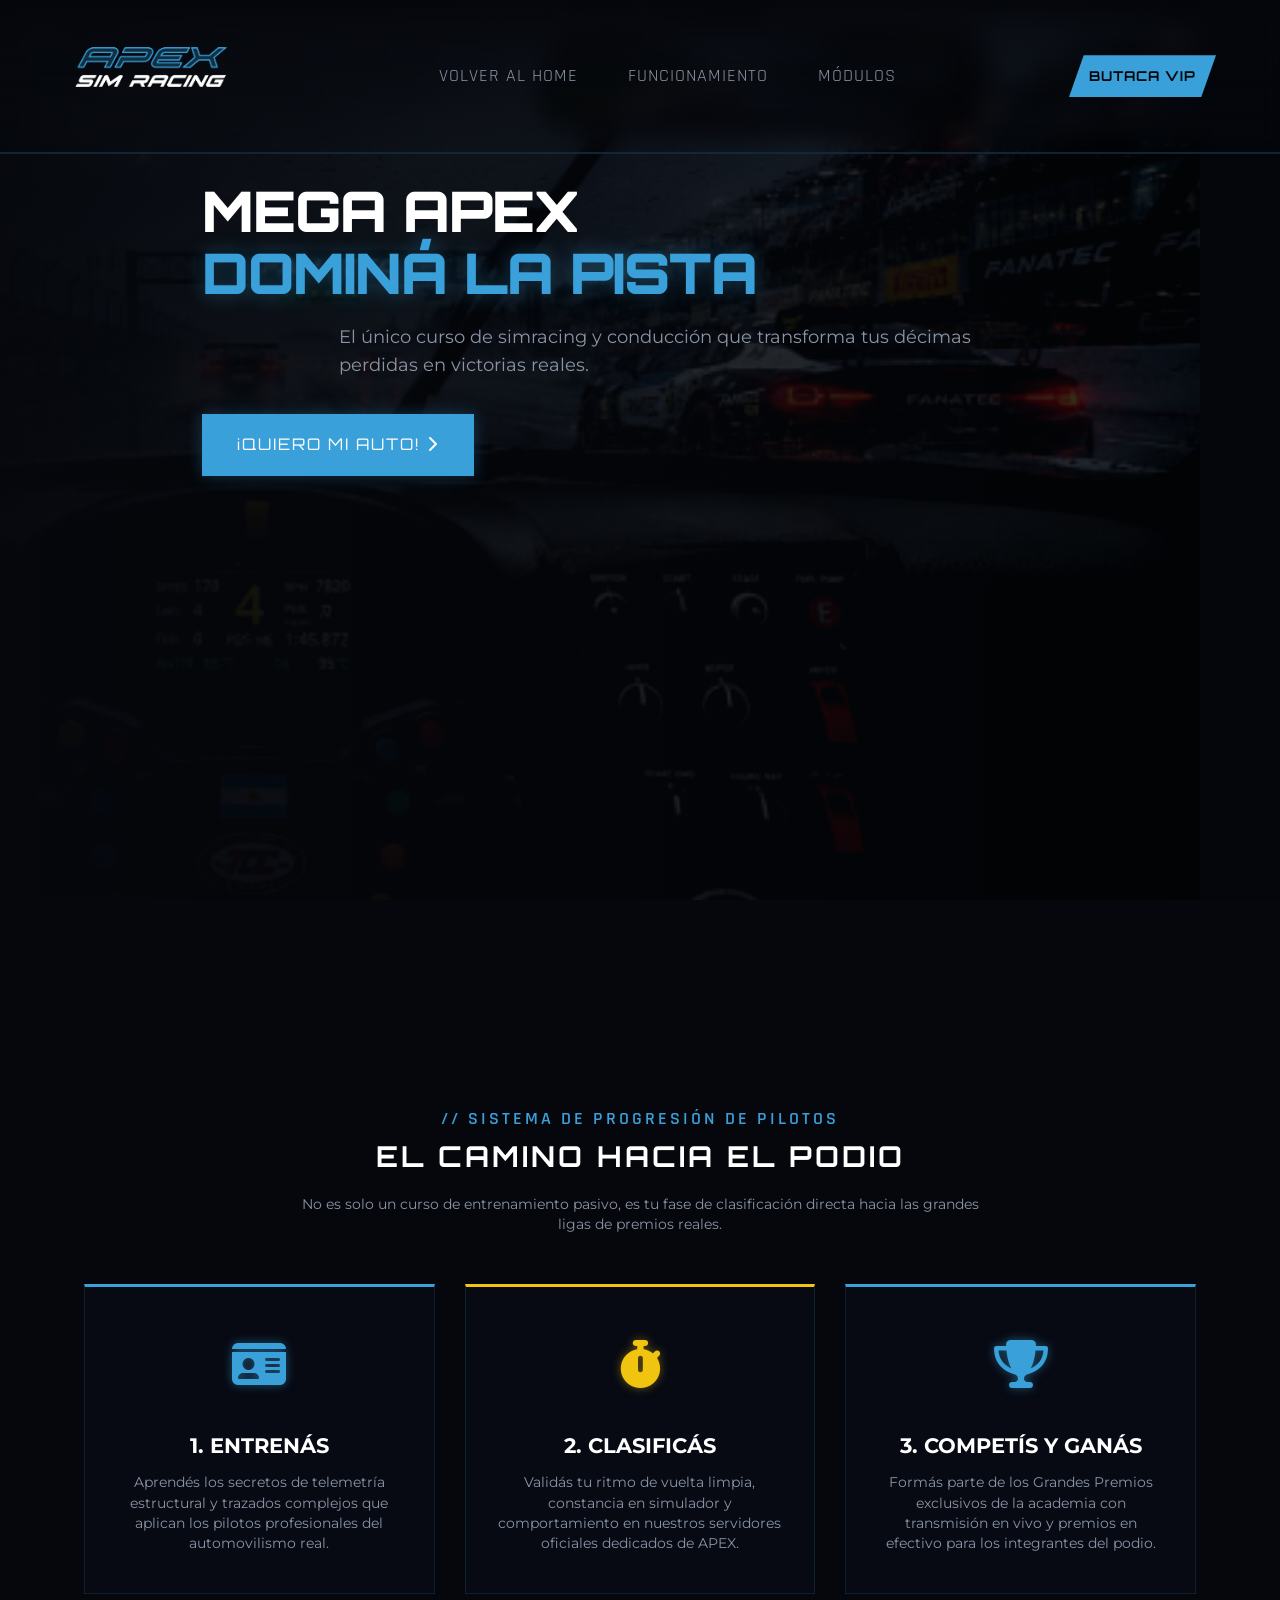
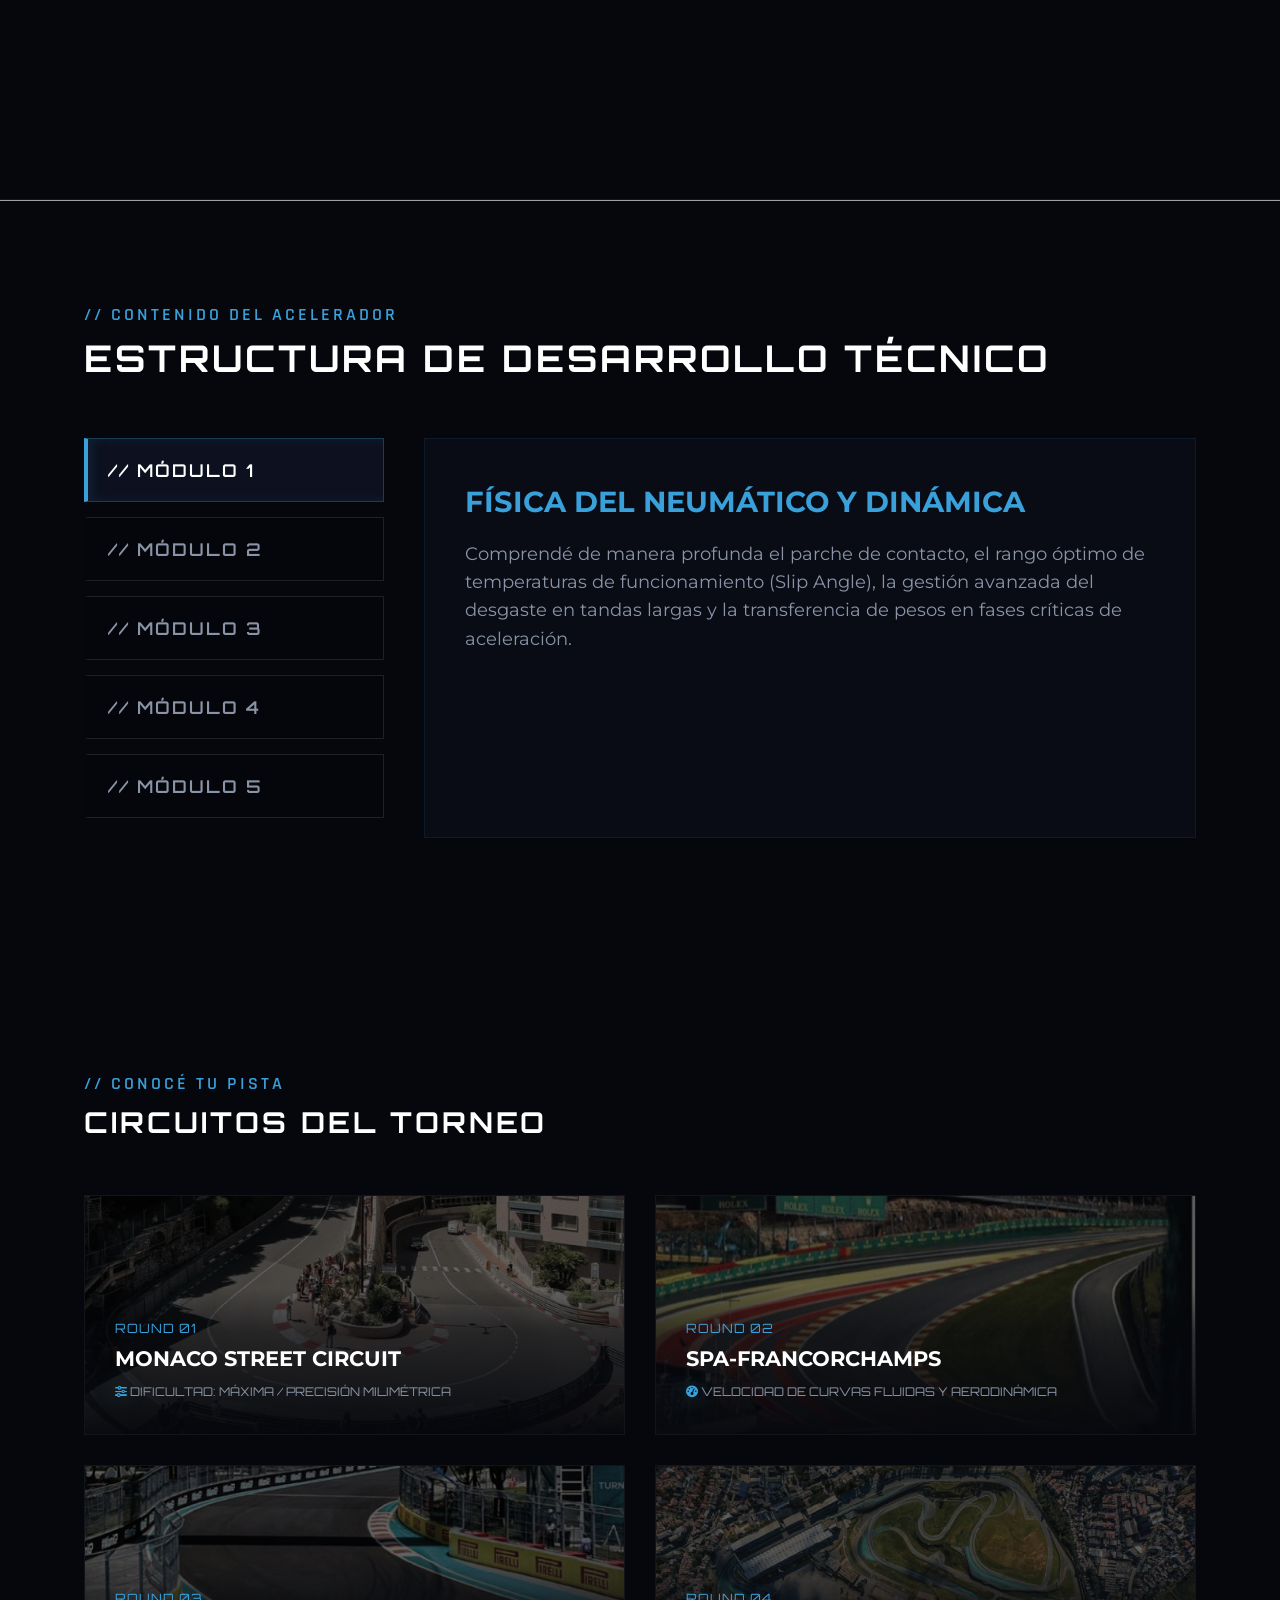
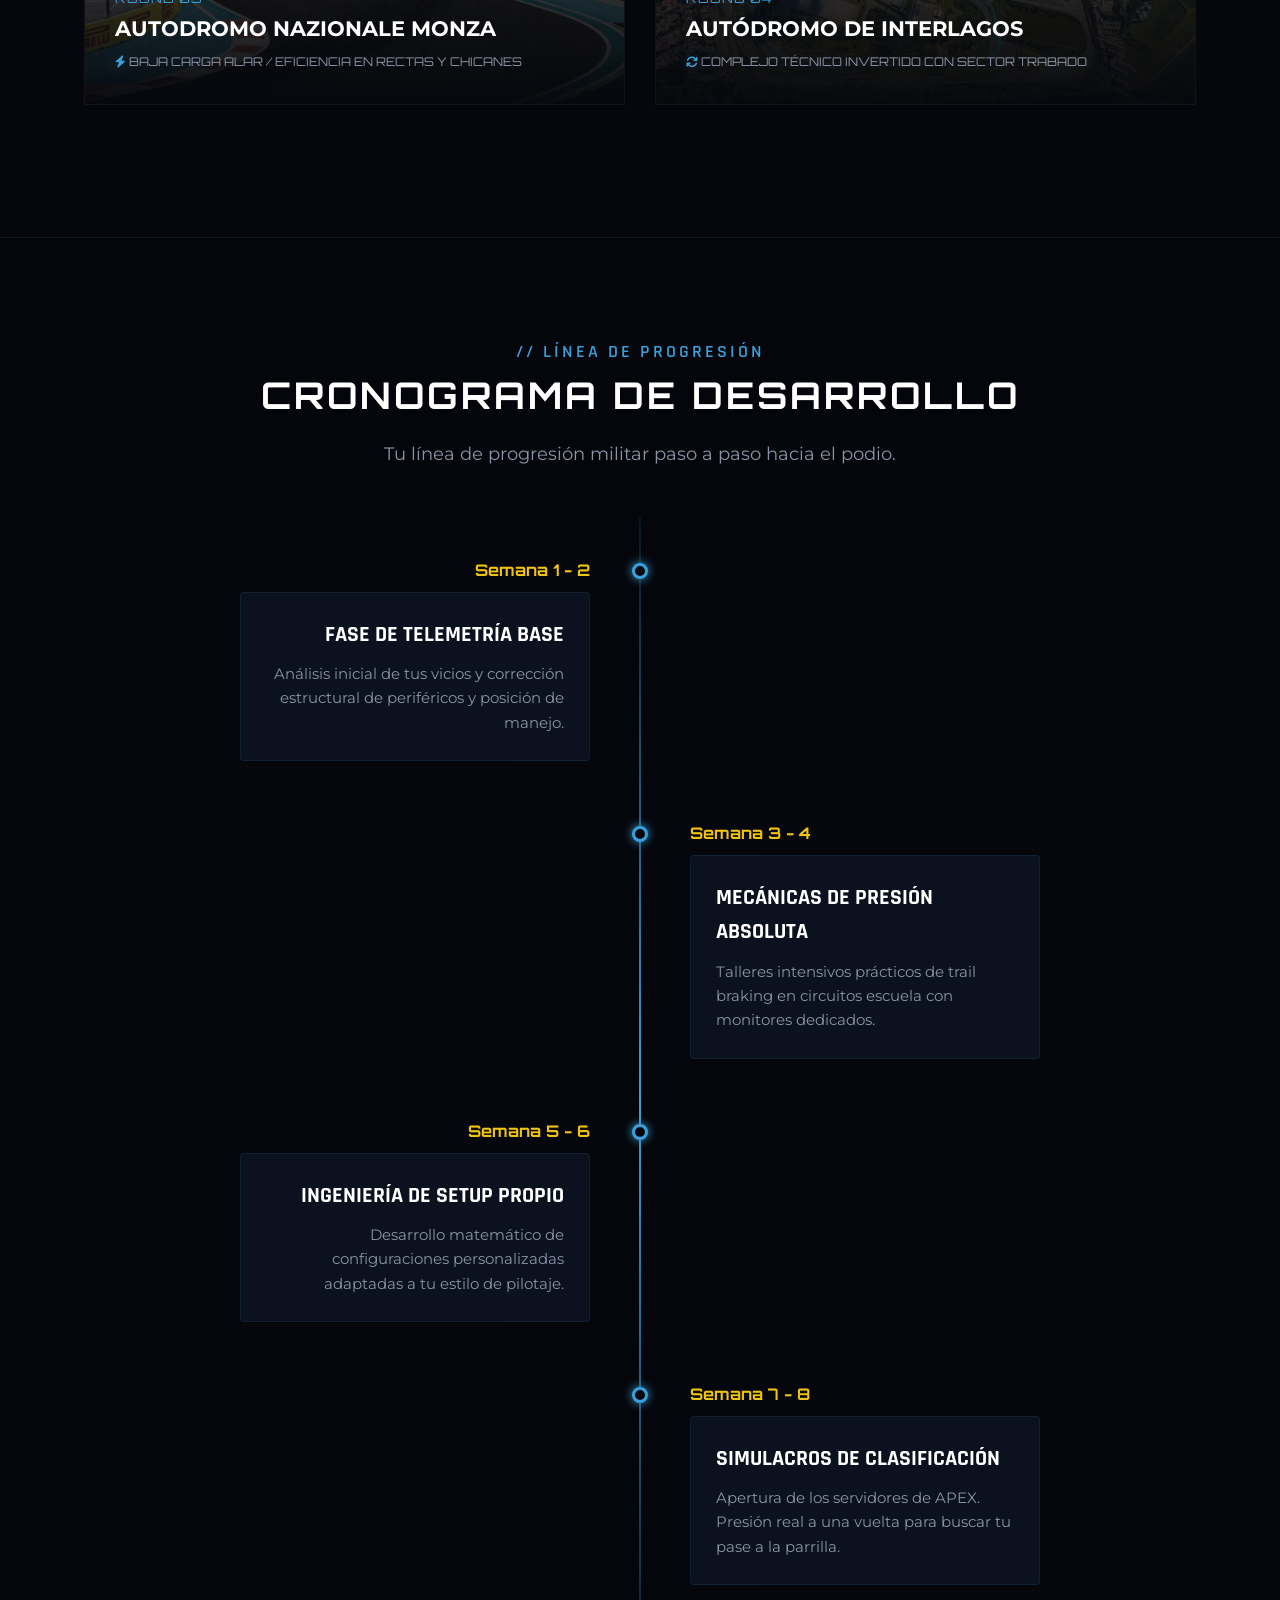
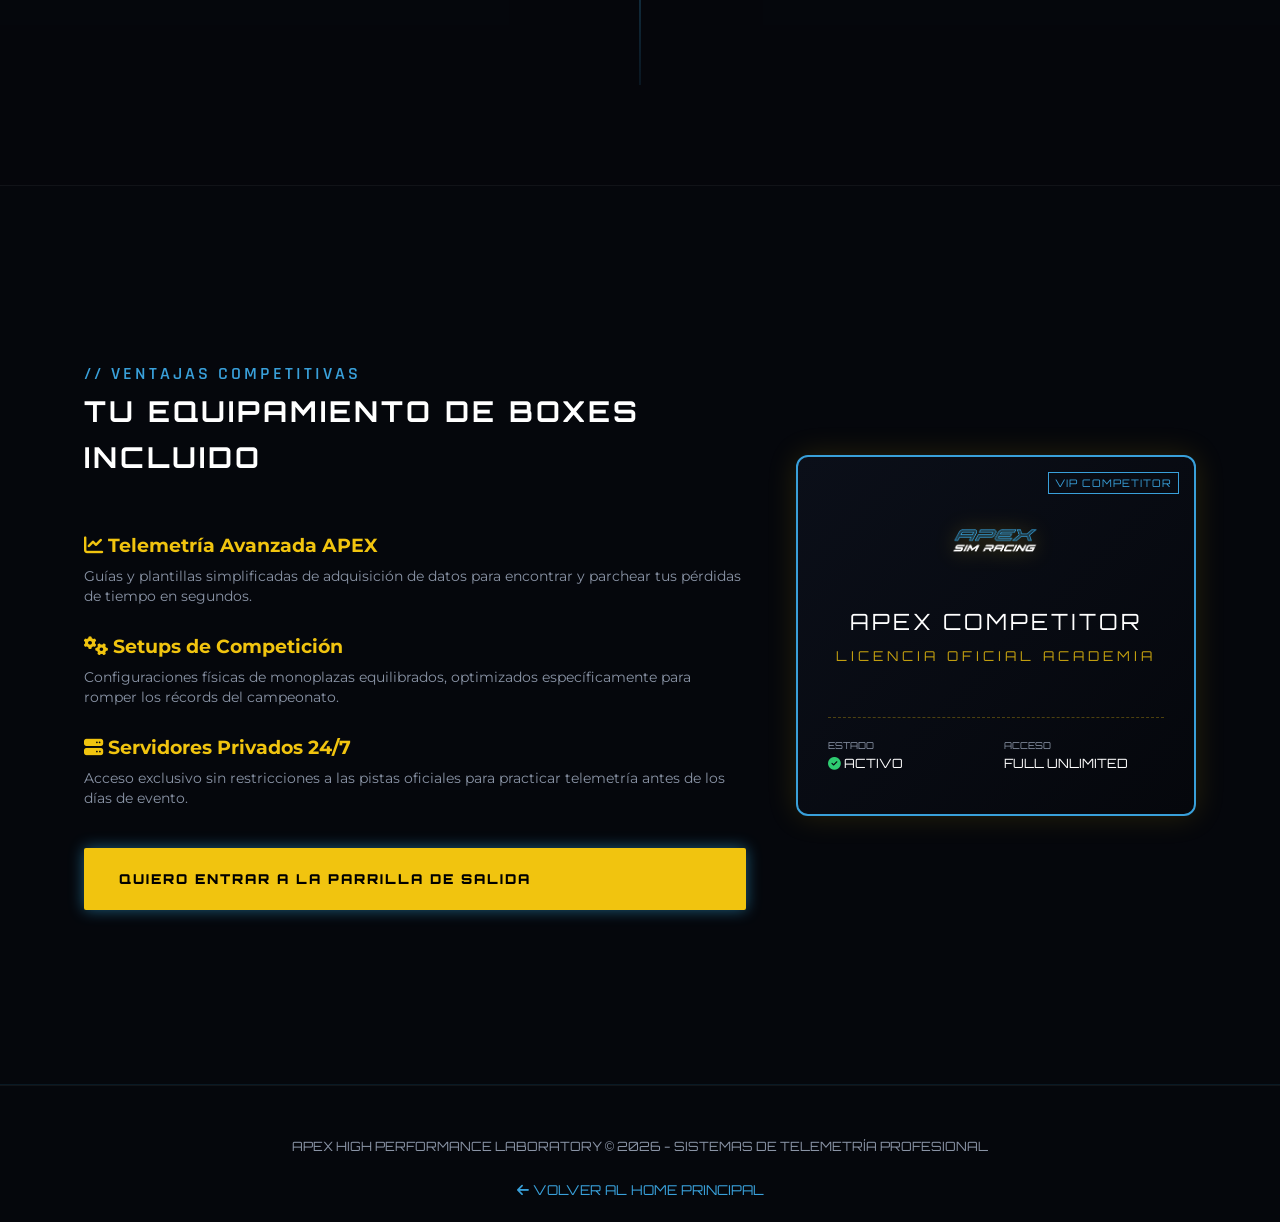
<file: curso-mega-apex1.html>
<!DOCTYPE html>
<html lang="es">
<head>
    <meta charset="UTF-8">
    <meta name="viewport" content="width=device-width, initial-scale=1.0">
    <title>MEGA APEX | Programa de Alto Rendimiento</title>
    <link rel="preconnect" href="https://fonts.googleapis.com">
    <link rel="preconnect" href="https://fonts.gstatic.com" crossorigin>
    <link href="https://fonts.googleapis.com/css2?family=Montserrat:wght@400;500;700&family=Orbitron:wght@700;900&family=Rajdhani:wght@500;600;700&display=swap" rel="stylesheet">
    <link rel="stylesheet" href="https://cdnjs.cloudflare.com/ajax/libs/font-awesome/6.4.0/css/all.min.css">
    <link rel="stylesheet" href="./css/style.css">
    
    <style>

        :root {
            --pure-black: #05070c;
            --dark-blue: #0b111e;
            --electric-blue: #39A0DA;
            --neon-glow: rgba(57, 160, 218, 0.6);
            --gold: #F1C40F;
            --metallic-grey: #8a94a6;
            --white: #ffffff;
            --font-title: 'Orbitron', sans-serif;
            --font-hud: 'Rajdhani', sans-serif;
            --font-body: 'Montserrat', sans-serif;
        }

        * {
            box-sizing: border-box;
            margin: 0;
            padding: 0;
        }

        /* Canvas de telemetría de fondo fija */
        #telemetry-bg {
            position: fixed;
            top: 0;
            left: 0;
            width: 100vw;
            height: 100vh;
            z-index: 1;
            pointer-events: none;
            opacity: 0.15;
        }

        .container {
            max-width: 1200px;
            margin: 0 auto;
            padding: 0 20px;
            position: relative;
            z-index: 5;
        }

 /* --- Header --- */
        .header {
            position: absolute;
            top: 0;
            left: 0;
            width: 100%;
            z-index: 10;
            padding: 20px 0;
            background: linear-gradient(180deg, rgba(5,7,12,0.8) 0%, transparent 100%);
        }
        .header-container {
            display: flex;
            justify-content: space-between;
            align-items: center;
        }

        .logo {
            font-family: var(--font-title);
            font-size: 1.8rem;
            font-weight: 900;
            letter-spacing: 2px;
        }
        .logo span { color: var(--electric-blue); }

        .nav a {
            color: var(--metallic-grey);
            text-decoration: none;
            font-family: var(--font-hud);
            font-size: 1.1rem;
            margin-left: 25px;
            text-transform: uppercase;
            letter-spacing: 1px;
            transition: color 0.3s;
        }

        .nav a:hover { color: var(--white); }

        .btn-header {
            background: var(--electric-blue);
            color: var(--pure-black);
            padding: 10px 20px;
            text-decoration: none;
            font-family: var(--font-title);
            font-weight: 700;
            font-size: 0.85rem;
            text-transform: uppercase;
            letter-spacing: 1px;
            clip-path: polygon(10% 0, 100% 0, 90% 100%, 0 100%);
            transition: transform 0.3s, box-shadow 0.3s;
        }
        .btn-header:hover {
            transform: scale(1.05);
            box-shadow: 0 0 15px var(--neon-glow);
        }
.hero-img.standard-zoom {
  animation: infiniteHeroZoom 32s infinite alternate ease-in-out;
}

 /* --- Hero Section --- */
       /* Sección Hero ajustada para que la imagen sea el fondo */
.mega-hero {
    position: relative;
    overflow: hidden; /* Evita que la imagen se desborde */
    min-height: 100vh;
    display: flex;
    align-items: center;
    padding: 140px 0 100px 0;
}

.hero-bg-image {
    position: absolute;
    top: 0;
    left: 0;
    width: 100%;
    height: 100%;
    object-fit: cover; /* Esto hace que la imagen rellene todo el espacio sin deformarse */
    object-position: center;
    z-index: 1; /* Detrás de todo */
    filter: brightness(0.4) contrast(1.1); /* Oscurece la imagen para resaltar el texto */
}

/* Aseguramos que el contenido esté por encima de la imagen */
.hero-content-restored {
    position: relative;
    z-index: 3; /* Superior a la imagen (z-index: 1) y al degradado (z-index: 2) */
}

        /* Contenedor simulando el parabrisas mojado de la foto */
        .hero-bg-wrap {
            position: absolute;
            top: 0; left: 0; width: 100%; height: 100%;
            z-index: 2;
            background: url('assets/vistaa.png') center/cover no-repeat;
            filter: brightness(0.4) contrast(1.1);
        }

        .hero-title {
            font-family: var(--font-title);
            font-size: 3.5rem;
            font-weight: 900;
            line-height: 1.1;
            margin-bottom: 20px;
            letter-spacing: -1px;
        }

        .text-electric {
            color: var(--electric-blue);
            text-shadow: 0 0 20px rgba(57, 160, 218, 0.4);
        }

        .hero-subtitle {
            color: var(--metallic-grey);
            font-size: 1.1rem;
            line-height: 1.6;
            margin-bottom: 35px;
        }

        .btn-speed {
            display: inline-block;
            background: var(--electric-blue);
            color: var(--white);
            padding: 18px 35px;
            font-family: var(--font-title);
            font-size: 1rem;
            text-decoration: none;
            text-transform: uppercase;
            letter-spacing: 2px;
            border: none;
            cursor: pointer;
            box-shadow: 0 0 15px rgba(57, 160, 218, 0.3);
            transition: all 0.3s ease;
        }
        .btn-speed:hover {
            background: var(--white);
            color: var(--pure-black);
            box-shadow: 0 0 25px rgba(255, 255, 255, 0.6);
        }

        /* --- Pasaporte de 3 Pasos --- */
        .pasaporte-section {
            padding: 100px 0;
            background: var(--pure-black);
            text-align: center;
        }

        .section-tag {
            font-family: var(--font-hud);
            color: var(--electric-blue);
            letter-spacing: 3px;
            font-size: 1rem;
            display: block;
            margin-bottom: 10px;
        }

        .section-title {
            font-family: var(--font-title);
            font-size: 2.2rem;
            margin-bottom: 50px;
            letter-spacing: 1px;
        }

        .pasaporte-grid {
            display: grid;
            grid-template-columns: repeat(3, 1fr);
            gap: 25px;
        }

        .pasaporte-card {
            background: rgba(11, 17, 30, 0.4);
            border: 1px solid rgba(57,160,218,0.15);
            padding: 40px 30px;
            text-align: left;
            position: relative;
            transition: all 0.3s ease;
        }

        .pasaporte-card:hover {
            border-color: var(--electric-blue);
            box-shadow: inset 0 0 15px rgba(57,160,218,0.1), 0 5px 20px rgba(0,0,0,0.5);
            transform: translateY(-5px);
        }

        .card-num {
            font-family: var(--font-title);
            font-size: 2.5rem;
            color: var(--electric-blue);
            opacity: 0.8;
            font-weight: 700;
            display: block;
            margin-bottom: 15px;
        }

        .card-icon-top {
            position: absolute;
            top: 40px;
            right: 30px;
            font-size: 2rem;
            color: var(--electric-blue);
            opacity: 0.7;
        }

        .card-title {
            font-family: var(--font-title);
            font-size: 1.2rem;
            margin-bottom: 15px;
            letter-spacing: 1px;
        }

        .card-desc {
            color: var(--metallic-grey);
            font-size: 0.95rem;
            line-height: 1.5;
        }

        /* --- Estructura de Desarrollo / Módulos --- */
        .modules-section {
            padding: 100px 0;
            background: linear-gradient(180deg, var(--pure-black) 0%, var(--dark-blue) 100%);
        }

        .split-modules-container {
            display: grid;
            grid-template-columns: 320px 1fr;
            gap: 40px;
            margin-top: 40px;
        }

        .modules-sidebar {
            display: flex;
            flex-direction: column;
            gap: 12px;
        }

        .module-tab-btn {
            background: rgba(5, 7, 12, 0.5);
            border: 1px solid rgba(255,255,255,0.05);
            color: var(--metallic-grey);
            padding: 22px 20px;
            font-family: var(--font-hud);
            font-size: 1.1rem;
            font-weight: 600;
            text-align: left;
            cursor: pointer;
            letter-spacing: 1px;
            display: flex;
            align-items: center;
            gap: 15px;
            transition: all 0.3s ease;
        }

        .module-tab-btn i {
            font-size: 1.2rem;
            width: 25px;
            transition: color 0.3s;
        }

        .module-tab-btn:hover, .module-tab-btn.active {
            color: var(--white);
            background: rgba(11, 17, 30, 0.8);
            border-left: 4px solid var(--electric-blue);
        }

        .module-tab-btn.active {
            box-shadow: inset 5px 0 15px rgba(57,160,218,0.15);
        }

        .module-tab-btn.active i {
            color: var(--electric-blue);
        }
        /* ==========================================================================
   ANIMACIÓN REACTIVA EN SCROLL PARA EL CRONOGRAMA
   ========================================================================== */
#cronograma .timeline-node-item {
    opacity: 0;
    transform: translateY(40px);
    transition: opacity 0.7s cubic-bezier(0.25, 1, 0.5, 1), transform 0.7s cubic-bezier(0.25, 1, 0.5, 1);
    will-change: opacity, transform;
}       

/* Forzar que las secciones tengan fondo transparente o z-index superior para que se vea el fondo */
section {
    position: relative;
    z-index: 5;
} /* ==========================================
           ESTILOS EXCLUSIVOS - LANDING MEGA APEX
           ========================================== */

        /* Forzar que las secciones tengan fondo transparente o z-index superior para que se vea el fondo */
        section {
            position: relative;
            z-index: 5;
        }

        body {
            background-color: var(--pure-black);
            color: var(--white);
            font-family: var(--font-body);
            overflow-x: hidden;
        }
        
        /* Sección 1: Hero modificado para estirar la imagen al 100% del ancho de pantalla */
        .mega-hero {
            position: relative;
            overflow: hidden;
            min-height: 100vh;
            display: flex;
            align-items: center;
            padding: 140px 0 100px 0; 
            background-color: #05070c;
        }
        
        .hero-bg-image {
            position: absolute;
            top: 0;
            left: 0;
            width: 100%;
            height: 100%;
            object-fit: cover; /* Cambiado a cover para cubrir todo el ancho de la pantalla sin cortes negros */
            object-position: center right; 
            background: #05070c;      
            z-index: 1;
            filter: brightness(0.4) contrast(1.1);
        }
        
        .hero-overlay-gradient {
            position: absolute;
            top: 0;
            left: 0;
            width: 100%;
            height: 100%;
            background: linear-gradient(90deg, rgba(5,7,12,0.95) 0%, rgba(5,7,12,0.6) 50%, rgba(5,7,12,0.2) 100%); 
            z-index: 2;
            pointer-events: none;
        }

        .mega-hero-video {
            position: absolute;
            height: 100vh;
            min-height: 600px;
            display: flex;
            align-items: right;
            justify-content: right;
            overflow: hidden;
            text-align: right;
        }
        .video-background {
            position: absolute;
            top: 50%;
            left: 50%;
            min-width: 100%;
            min-height: 100%;
            width: auto;
            height: auto;
            transform: translate(-50%, -50%);
            object-fit: cover;
            z-index: 1;
            filter: brightness(0.3) contrast(1.2);
        }
        .hero-overlay {
            position: absolute;
            top: 0; left: 0; width: 100%; height: 100%;
            background: linear-gradient(180deg, rgba(5,7,12,0.4) 0%, var(--pure-black) 100%);
            z-index: 2;
        }
        .hero-content-hud {
            position: relative;
            z-index: 3;
            max-width: 900px;
            padding: 20px;
        }

        /* Sección 2: Pasaporte de 3 Pasos */
        .pasaporte-grid {
            display: grid;
            grid-template-columns: repeat(3, 1fr);
            gap: 30px;
            margin-top: 50px;
        }
        .pasaporte-card {
            background: rgba(15, 20, 37, 0.3);
            border: 1px solid rgba(57,160,218,0.15);
            border-top: 3px solid var(--electric-blue);
            padding: 40px 30px;
            text-align: center;
            transition: all 0.3s ease;
        }
        .pasaporte-card:hover {
            transform: translateY(-5px);
            background: rgba(15, 20, 37, 0.6);
            box-shadow: 0 0 25px rgba(57,160,218,0.3);
            border-color: var(--electric-blue);
        }
        .pasaporte-icon {
            font-size: 3rem;
            color: var(--electric-blue);
            margin-bottom: 25px;
            text-shadow: 0 0 10px #39a0da80;
        }

        /* Sección 3: Módulos Split-Screen Interactivos */
        .split-modules-container {
            display: grid;
            grid-template-columns: 300px 1fr;
            gap: 40px;
            margin-top: 50px;
            min-height: 400px;
        }
        .modules-sidebar {
            display: flex;
            flex-direction: column;
            gap: 15px;
        }
        .module-tab-btn {
            background: rgba(5,7,12,0.6);
            border: 1px solid rgba(255,255,255,0.1);
            color: var(--metallic-grey);
            padding: 20px;
            font-family: var(--font-title);
            font-size: 1.1rem;
            text-align: left;
            cursor: pointer;
            letter-spacing: 2px;
            transition: all 0.3s ease;
            border-left: 4px solid transparent;
        }
        .module-tab-btn:hover, .module-tab-btn.active {
            color: #fff;
            background: rgba(15, 20, 37, 0.8);
            border-left-color: var(--electric-blue);
            box-shadow: inset 5px 0 10px rgba(57,160,218,0.1);
        }
        .module-tab-btn.active {
            border-color: rgba(57,160,218,0.3) rgba(57,160,218,0.3) rgba(57,160,218,0.3) var(--electric-blue);
        }
        .module-content-display {
            background: rgba(15, 20, 37, 0.4);
            border: 1px solid rgba(57,160,218,0.1);
            padding: 40px;
            position: relative;
        }
        .module-pane {
            display: none;
            animation: fadeInHUD 0.4s forwards;
        }
        .module-pane.active {
            display: block;
        }

        /* Sección 4: Circuitos Grid */
        .circuits-grid {
            display: grid;
            grid-template-columns: repeat(2, 1fr);
            gap: 30px;
            margin-top: 50px;
        }
        .circuit-card {
            position: relative;
            border: 1px solid rgba(255,255,255,0.05);
            background: #05070c;
            overflow: hidden;
            height: 240px;
        }
        .circuit-img-wrap {
            position: absolute;
            top: 0; left: 0; width: 100%; height: 100%;
            z-index: 1;
            transition: transform 0.5s ease;
        }
        .circuit-card:hover .circuit-img-wrap {
            transform: scale(1.05);
        }
        .circuit-img-wrap img {
            width: 100%; height: 100%; object-fit: cover;
            filter: brightness(0.4) grayscale(0.3);
        }
        .circuit-hud-overlay {
            position: absolute;
            bottom: 0; left: 0; width: 100%;
            padding: 30px;
            z-index: 2;
            background: linear-gradient(0deg, rgba(5,7,12,0.95) 0%, rgba(5,7,12,0.5) 70%, transparent 100%);
        }
 /* --- SECCIÓN 5: CRONOGRAMA --- */
        .timeline-hud-vertical {
            position: relative;
            max-width: 800px;
            margin: 0 auto;
            padding: 40px 0;
        }

        .timeline-hud-vertical::before {
            content: '';
            position: absolute;
            left: 50%;
            top: 0;
            width: 2px;
            height: 100%;
            background: linear-gradient(180deg, rgba(57,160,218,0.1) 0%, var(--electric-blue) 50%, rgba(57,160,218,0.1) 100%);
            transform: translateX(-50%);
        }

        .timeline-node-item {
            position: relative;
            margin-bottom: 60px;
            width: 50%;
        }

        .timeline-node-item:nth-child(odd) {
            left: 0;
            padding-right: 50px;
            text-align: right;
        }

        .timeline-node-item:nth-child(even) {
            left: 50%;
            padding-left: 50px;
            text-align: left;
        }

        .timeline-dot-hud {
            position: absolute;
            width: 16px;
            height: 16px;
            border-radius: 50%;
            background-color: var(--pure-black);
            border: 3px solid var(--electric-blue);
            top: 5px;
            z-index: 5;
            box-shadow: 0 0 10px var(--electric-blue);
        }

        .timeline-node-item:nth-child(odd) .timeline-dot-hud {
            right: -8px;
        }

        .timeline-node-item:nth-child(even) .timeline-dot-hud {
            left: -8px;
        }

        .timeline-node-date {
            font-family: 'Orbitron', sans-serif;
            font-size: 1rem;
            color: var(--gold);
            font-weight: 700;
            margin-bottom: 8px;
            display: block;
        }

        .timeline-node-card {
            background-color: var(--dark-blue);
            border: 1px solid rgba(57, 160, 218, 0.1);
            padding: 25px;
            border-radius: 4px;
            transition: all 0.3s ease;
        }

        .timeline-node-card:hover {
            border-color: var(--electric-blue);
            box-shadow: 0 0 15px rgba(57,160,218,0.1);
        }

        .timeline-node-card h3 {
            font-family: 'Rajdhani', sans-serif;
            font-size: 1.35rem;
            font-weight: 700;
            text-transform: uppercase;
            margin-bottom: 10px;
            color: var(--white);
        }

        .timeline-node-card p {
            color: var(--metallic-grey);
            font-size: 0.95rem;
        }

        /* Sección 6: Credencial Digital VIP HUD */
        .bonus-section-wrapper {
            display: grid;
            grid-template-columns: 1fr 400px;
            gap: 50px;
            align-items: center;
        }
        .credential-container-hud {
            perspective: 1000px;
        }
        .digital-badge-vip {
            background: linear-gradient(135deg, #0b0f19 0%, #05070c 100%);
            border: 2px solid  #39A0DA;
            border-radius: 12px;
            padding: 40px 30px;
            text-align: center;
            box-shadow: 0 0 30px rgba(241,196,15,0.15);
            position: relative;
            transform-style: preserve-3d;
            transition: transform 0.3s ease;
        }
        .digital-badge-vip::before {
            content: 'VIP COMPETITOR';
            position: absolute;
            top: 15px; right: 15px;
            font-family: var(--font-title);
            font-size: 0.65rem;
            color: #39A0DA;
            border: 1px solid #39A0DA;
            padding: 2px 6px;
            letter-spacing: 1px;
        }

        /* Animaciones */
        @keyframes fadeInHUD {
            from { opacity: 0; transform: translateX(15px); }
            to { opacity: 1; transform: translateX(0); }
        }

        /* Responsivo General (Desktop queda intacto) */
        @media (max-width: 992px) {
            .pasaporte-grid, .circuits-grid { grid-template-columns: 1fr; }
            .split-modules-container, .bonus-section-wrapper { grid-template-columns: 1fr; }
            .mega-hero { 
                padding: 160px 0 100px 0; 
            }
        }
        
        /* ==========================================================================
           AJUSTES EXCLUSIVOS RESPONSIVE MOBILE (DESKTOP INTACTO)
           ========================================================================== */
        @media (max-width: 768px) {
            /* Adaptación del Header en Móviles */
            .header {
                padding: 15px 0;
            }
            .header-container {
                flex-direction: column;
                gap: 15px;
                text-align: center;
            }
            .nav {
                display: flex;
                flex-wrap: wrap;
                justify-content: center;
                gap: 10px;
            }
            .nav a {
                margin-left: 0 !important;
                font-size: 0.95rem;
            }

            /* --- HERO SECTION MOBILE --- */
            .mega-hero {
                justify-content: center !important;
                align-items: center !important;
                text-align: center !important;
                padding-left: 15px !important;
                padding-right: 15px !important;
                min-height: 85vh;
            }

            .hero-bg-image {
                object-position: center !important; /* Centra el auto en móviles */
            }

            .hero-overlay-gradient {
                background: linear-gradient(180deg, rgba(5,7,12,0.85) 0%, rgba(5,7,12,0.7) 60%, var(--pure-black) 100%) !important;
            }

            .container.hero-content-restored {
                max-width: 100% !important;
                align-items: center !important;
                padding-left: 0 !important;
                padding-right: 0 !important;
            }

            .mega-hero h1 {
                font-size: 2.4rem !important;
                text-align: center !important;
                width: 100%;
            }

            .hero-subtitle {
                font-size: 1.1rem !important;
                text-align: center !important;
                max-width: 100% !important;
            }

            .hero-actions-left {
                justify-content: center !important;
            }

            /* --- TAMAÑO DE TÍTULOS EN MÓVILES --- */
            .section-title-apex,
            h2.section-title,
            section h2 {
                font-size: 1.8rem !important;
                letter-spacing: 1px !important;
                text-align: center;
            }

            /* --- SECCIÓN MÓDULOS EN MÓVILES --- */
            .split-modules-container {
                grid-template-columns: 1fr !important;
                gap: 20px !important;
            }

            .module-tab-btn {
                padding: 15px !important;
                font-size: 1rem !important;
            }

            .module-content-display {
                padding: 20px !important;
            }

            /* --- AJUSTES EXCLUSIVOS CRONOGRAMA MOBILE --- */
            .timeline-hud-vertical {
                padding: 20px 0 !important;
            }
            
            /* Línea de guía movida al costado izquierdo */
            .timeline-hud-vertical::before {
                left: 20px !important;
                transform: none !important;
            }

            /* Elementos de nodo al 100% de pantalla con texto alineado a la izquierda */
            .timeline-node-item {
                width: 100% !important;
                left: 0 !important;
                padding-left: 45px !important;
                padding-right: 0 !important;
                text-align: left !important;
                margin-bottom: 35px !important; /* Más compacto */
            }

            .timeline-node-item:nth-child(odd),
            .timeline-node-item:nth-child(even) {
                left: 0 !important;
                padding-left: 45px !important;
                padding-right: 0 !important;
                text-align: left !important;
            }

            /* Reposicionamiento y centrado de los puntos HUD sobre la línea izquierda */
            .timeline-node-item:nth-child(odd) .timeline-dot-hud,
            .timeline-node-item:nth-child(even) .timeline-dot-hud {
                left: 10px !important;
                right: auto !important;
                top: 4px !important;
            }

            /* Tarjetas de texto más compactas */
            .timeline-node-card {
                padding: 15px 18px !important;
            }

            .timeline-node-card h3 {
                font-size: 1.15rem !important;
                margin-bottom: 6px !important;
            }

            .timeline-node-card p {
                font-size: 0.88rem !important;
                line-height: 1.4 !important;
            }

            .timeline-node-date {
                font-size: 0.85rem !important;
                margin-bottom: 4px !important;
            }
        }

        /* --- AJUSTE DINÁMICO DE ANIMACIONES DE FONDO (CANVAS) --- */
        #telemetry-bg {
            position: absolute;
            top: 0;
            left: 0;
            width: 100%;
            height: 100%;
            z-index: 1;
            pointer-events: none;
        }
        .scroll-circuit-track {
            position: absolute;
            top: 0;
            left: 5%;
            width: 2px;
            height: 100%;
            background: rgba(57, 160, 218, 0.05);
            z-index: 2;
        }
        .scroll-circuit-energy {
            position: absolute;
            top: 0;
            left: -1px;
            width: 4px;
            height: 80px;
            background: linear-gradient(180deg, transparent, var(--electric-blue), transparent);
            box-shadow: 0 0 10px var(--electric-blue);
        }
    </style>
<html lang="es">
<head>
    <meta charset="UTF-8">
    <meta name="viewport" content="width=device-width, initial-scale=1.0">
    <title>MEGA APEX | Programa de Alto Rendimiento</title>
    <link rel="preconnect" href="https://fonts.googleapis.com">
    <link rel="preconnect" href="https://fonts.gstatic.com" crossorigin>
    <link href="https://fonts.googleapis.com/css2?family=Montserrat:wght@400;500;700&family=Orbitron:wght@700;900&family=Rajdhani:wght@500;600;700&display=swap" rel="stylesheet">
    <link rel="stylesheet" href="https://cdnjs.cloudflare.com/ajax/libs/font-awesome/6.4.0/css/all.min.css">
    <link rel="stylesheet" href="./css/style.css">
    
    <style>
        :root {
            --pure-black: #05070c; --dark-blue: #0b111e; --electric-blue: #39A0DA;
            --neon-glow: rgba(57, 160, 218, 0.6); --gold: #F1C40F; --metallic-grey: #8a94a6;
            --white: #ffffff; --font-title: 'Orbitron', sans-serif;
            --font-hud: 'Rajdhani', sans-serif; --font-body: 'Montserrat', sans-serif;
        }

        /* [CSS ORIGINAL PRESERVADO] */
        * { box-sizing: border-box; margin: 0; padding: 0; }
        body { background-color: var(--pure-black); color: var(--white); font-family: var(--font-body); overflow-x: hidden; }

        /* --- SECCIÓN HERO CORREGIDA --- */
        .mega-hero {
            position: relative;
            min-height: 100vh;
            display: flex;
            align-items: center;
            overflow: hidden;
            padding: 140px 0 100px 0;
        }

        .hero-bg-image {
            position: absolute;
            top: 0; left: 0;
            width: 100%; height: 100%;
            object-fit: cover;
            z-index: 1;
            filter: brightness(0.4) contrast(1.1);
        }

        .hero-overlay-gradient {
            position: absolute;
            top: 0; left: 0;
            width: 100%; height: 100%;
            background: linear-gradient(90deg, rgba(5,7,12,0.95) 0%, rgba(5,7,12,0.4) 100%);
            z-index: 2;
        }

        .hero-content-restored {
            position: relative;
            z-index: 3;
            max-width: 900px;
            padding: 20px;
        }

        /* [Resto de tu CSS original continúa aquí...] */
        #telemetry-bg { position: fixed; top: 0; left: 0; width: 100vw; height: 100vh; z-index: 1; pointer-events: none; opacity: 0.15; }
        .container { max-width: 1200px; margin: 0 auto; padding: 0 20px; position: relative; z-index: 5; }
        .header { position: absolute; top: 0; left: 0; width: 100%; z-index: 10; padding: 20px 0; background: linear-gradient(180deg, rgba(5,7,12,0.8) 0%, transparent 100%); }
        .header-container { display: flex; justify-content: space-between; align-items: center; }
        .logo { font-family: var(--font-title); font-size: 1.8rem; font-weight: 900; letter-spacing: 2px; }
        .logo span { color: var(--electric-blue); }
        .nav a { color: var(--metallic-grey); text-decoration: none; font-family: var(--font-hud); font-size: 1.1rem; margin-left: 25px; text-transform: uppercase; transition: color 0.3s; }
        .btn-header { background: var(--electric-blue); color: var(--pure-black); padding: 10px 20px; text-decoration: none; font-family: var(--font-title); font-weight: 700; clip-path: polygon(10% 0, 100% 0, 90% 100%, 0 100%); }
        
        .hero-title { font-family: var(--font-title); font-size: 3.5rem; font-weight: 900; line-height: 1.1; margin-bottom: 20px; letter-spacing: -1px; }
        .text-electric { color: var(--electric-blue); text-shadow: 0 0 20px rgba(57, 160, 218, 0.4); }
        .hero-subtitle { color: var(--metallic-grey); font-size: 1.1rem; line-height: 1.6; margin-bottom: 35px; }
        .btn-speed { display: inline-block; background: var(--electric-blue); color: var(--white); padding: 18px 35px; font-family: var(--font-title); text-transform: uppercase; text-decoration: none; }
    </style>
</head>
<body>

    <canvas id="telemetry-bg"></canvas>
    
    <header class="header">
        <div class="header-container">
            <div class="logo"><a href="index.html"><img src="assets/marca.png" alt="Logo APEX" style="height: 90px;"></a></div>
            <nav class="nav">
                <a href="index.html">Volver al Home</a>
                <a href="#pasaporte">Funcionamiento</a>
                <a href="#modulos">Módulos</a>
            </nav>
            <a href="#postular" class="btn-header">BUTACA VIP</a>
        </div>
    </header>

    <section class="mega-hero">
        <img src="assets/vista1.jpg" alt="Fondo Hero APEX" class="hero-bg-image">
        <div class="hero-overlay-gradient"></div>

        <div class="container hero-content-restored">
            <h1 class="hero-title">MEGA APEX <br><span class="text-electric">DOMINÁ LA PISTA</span></h1>
            <p class="hero-subtitle">
                El único curso de simracing y conducción que transforma tus décimas perdidas en victorias reales.
            </p>
            <div class="hero-actions-left">
                <a href="#modulos" class="btn-speed">
                    <span>¡Quiero mi auto! <i class="fas fa-chevron-right"></i></span>
                </a>
            </div>
        </div>
    </section>

        <section id="pasaporte" class="about-section" style="padding: 100px 0; position: relative; z-index: 5;">
            <div class="container">
                <div class="section-header text-center">
                    <span class="section-subtitle">// SISTEMA DE PROGRESIÓN DE PILOTOS</span>
                    <h2 class="section-title">EL CAMINO HACIA EL PODIO</h2>
                    <p style="color: var(--metallic-grey); max-width: 700px; margin: 15px auto 0 auto; font-size: 1.1rem;">
                        No es solo un curso de entrenamiento pasivo, es tu fase de clasificación directa hacia las grandes ligas de premios reales.
                    </p>
                </div>

                <div class="pasaporte-grid">
                    <div class="pasaporte-card">
                        <div class="pasaporte-icon"><i class="fas fa-id-card"></i></div>
                        <h3 class="item-title" style="font-size: 1.4rem; color: #fff;">1. ENTRENÁS</h3>
                        <p style="color: var(--metallic-grey); font-family: var(--font-body); margin-top: 10px; font-size: 0.95rem;">
                            Aprendés los secretos de telemetría estructural y trazados complejos que aplican los pilotos profesionales del automovilismo real.
                        </p>
                    </div>
                    <div class="pasaporte-card" style="border-top-color: #F1C40F;">
                        <div class="pasaporte-icon" style="color: #F1C40F; text-shadow: 0 0 10px rgba(241,196,15,0.4);"><i class="fas fa-stopwatch"></i></div>
                        <h3 class="item-title" style="font-size: 1.4rem; color: #fff;">2. CLASIFICÁS</h3>
                        <p style="color: var(--metallic-grey); font-family: var(--font-body); margin-top: 10px; font-size: 0.95rem;">
                            Validás tu ritmo de vuelta limpia, constancia en simulador y comportamiento en nuestros servidores oficiales dedicados de APEX.
                        </p>
                    </div>
                    <div class="pasaporte-card">
                        <div class="pasaporte-icon"><i class="fas fa-trophy"></i></div>
                        <h3 class="item-title" style="font-size: 1.4rem; color: #fff;">3. COMPETÍS Y GANÁS</h3>
                        <p style="color: var(--metallic-grey); font-family: var(--font-body); margin-top: 10px; font-size: 0.95rem;">
                            Formás parte de los Grandes Premios exclusivos de la academia con transmisión en vivo y premios en efectivo para los integrantes del podio.
                        </p>
                    </div>
                </div>
            </div>
        </section>

        <section id="modulos" class="courses-section" style="padding: 100px 0; border-top: 1px solid #9e9e9e; position: relative; z-index: 5;">
            <div class="container">
                <div class="section-header">
                    <span class="section-subtitle">// CONTENIDO DEL ACELERADOR</span>
                    <h2 class="section-title">ESTRUCTURA DE DESARROLLO TÉCNICO</h2>
                </div>

                <div class="split-modules-container">
                    <div class="modules-sidebar">
                        <button class="module-tab-btn active" data-target="mod1">// MÓDULO 1</button>
                        <button class="module-tab-btn" data-target="mod2">// MÓDULO 2</button>
                        <button class="module-tab-btn" data-target="mod3">// MÓDULO 3</button>
                        <button class="module-tab-btn" data-target="mod4">// MÓDULO 4</button>
                        <button class="module-tab-btn" data-target="mod5">// MÓDULO 5</button>
                    </div>

                    <div class="module-content-display">
                        <div id="mod1" class="module-pane active">
                            <h3 class="item-title" style="color: var(--electric-blue); font-size: 1.8rem; margin-bottom: 15px;">FÍSICA DEL NEUMÁTICO Y DINÁMICA</h3>
                            <p style="color: var(--metallic-grey); font-family: var(--font-body); font-size: 1.1rem; line-height: 1.6;">
                                Comprendé de manera profunda el parche de contacto, el rango óptimo de temperaturas de funcionamiento (Slip Angle), la gestión avanzada del desgaste en tandas largas y la transferencia de pesos en fases críticas de aceleración.
                            </p>
                        </div>
                        <div id="mod2" class="module-pane">
                            <h3 class="item-title" style="color: var(--electric-blue); font-size: 1.8rem; margin-bottom: 15px;">FRENADO TÉCNICO Y TRAIL BRAKING</h3>
                            <p style="color: var(--metallic-grey); font-family: var(--font-body); font-size: 1.1rem; line-height: 1.6;">
                                Dominación del umbral de presión inicial de frenado. Aprendé la modulación milimétrica para mantener el frente del auto apuntado hacia el ápice mediante técnicas avanzadas de Trail Braking sin activar el ABS ni bloquear neumáticos.
                            </p>
                        </div>
                        <div id="mod3" class="module-pane">
                            <h3 class="item-title" style="color: var(--electric-blue); font-size: 1.8rem; margin-bottom: 15px;">ANÁLISIS DE TELEMETRÍA AVANZADA</h3>
                            <p style="color: var(--metallic-grey); font-family: var(--font-body); font-size: 1.1rem; line-height: 1.6;">
                                Aprendé a leer softwares profesionales como MoTeC i2 o Atlas. Comparación quirúrgica de líneas de velocidad, telemetría de pedal de freno, mapas de aceleración y canales matemáticos personalizados para detectar tus errores en segundos.
                            </p>
                        </div>
                        <div id="mod4" class="module-pane">
                            <h3 class="item-title" style="color: var(--electric-blue); font-size: 1.8rem; margin-bottom: 15px;">TRAZADOS AVANZADOS Y GEOMETRÍA DE PISTA</h3>
                            <p style="color: var(--metallic-grey); font-family: var(--font-body); font-size: 1.1rem; line-height: 1.6;">
                                Maximización del radio de giro en curvas complejas. Vértices tempranos, tardíos y el uso eficiente de los pianos extremos para enderezar el auto antes de tiempo y ganar velocidad terminal clave en las rectas siguientes.
                            </p>
                        </div>
                        <div id="mod5" class="module-pane">
                            <h3 class="item-title" style="color: var(--electric-blue); font-size: 1.8rem; margin-bottom: 15px;">ESTRATEGIA, PSICOLOGÍA Y CARRERA</h3>
                            <p style="color: var(--metallic-grey); font-family: var(--font-body); font-size: 1.1rem; line-height: 1.6;">
                                Preparación psicológica ante situaciones de alta presión bajo grillas competitivas. Gestión inteligente del combustible, cálculo de paradas en boxes óptimas, mapas de motor adaptativos y técnicas de defensa de position limpia en pista.
                            </p>
                        </div>
                    </div>
                </div>
            </div>
        </section>

        <section id="pistas" class="about-section" style="padding: 100px 0; background: var(--pure-black); position: relative; z-index: 5;">
            <div class="container">
                <div class="section-header">
                    <span class="section-subtitle">// CONOCÉ TU PISTA</span>
                    <h2 class="section-title">CIRCUITOS DEL TORNEO</h2>
                </div>

                <div class="circuits-grid">
                    <div class="circuit-card">
                        <div class="circuit-img-wrap">
                            <img src="assets/monaco1.jpg" alt="Circuito de Mónaco">
                        </div>
                        <div class="circuit-hud-overlay">
                            <div style="font-family: var(--font-title); color: var(--electric-blue); font-size: 0.8rem; letter-spacing: 1px;">ROUND 01</div>
                            <h3 class="item-title" style="font-size: 1.5rem; color: #fff; margin: 3px 0;">MONACO STREET CIRCUIT</h3>
                            <span style="font-family: var(--font-title); font-size: 0.75rem; color: var(--metallic-grey);"><i class="fas fa-sliders-h text-electric"></i> DIFICULTAD: MÁXIMA / PRECISIÓN MILIMÉTRICA</span>
                        </div>
                    </div>
                    <div class="circuit-card">
                        <div class="circuit-img-wrap">
                            <img src="assets/spa.jpg" alt="Circuito Spa-Francorchamps">
                        </div>
                        <div class="circuit-hud-overlay">
                            <div style="font-family: var(--font-title); color: var(--electric-blue); font-size: 0.8rem; letter-spacing: 1px;">ROUND 02</div>
                            <h3 class="item-title" style="font-size: 1.5rem; color: #fff; margin: 3px 0;">SPA-FRANCORCHAMPS</h3>
                            <span style="font-family: var(--font-title); font-size: 0.75rem; color: var(--metallic-grey);"><i class="fas fa-tachometer-alt text-electric"></i> VELOCIDAD DE CURVAS FLUIDAS Y AERODINÁMICA</span>
                        </div>
                    </div>
                    <div class="circuit-card">
                        <div class="circuit-img-wrap">
                            <img src="assets/monza.jpg" alt="Autodromo Nazionale Monza">
                        </div>
                        <div class="circuit-hud-overlay">
                            <div style="font-family: var(--font-title); color: var(--electric-blue); font-size: 0.8rem; letter-spacing: 1px;">ROUND 03</div>
                            <h3 class="item-title" style="font-size: 1.5rem; color: #fff; margin: 3px 0;">AUTODROMO NAZIONALE MONZA</h3>
                            <span style="font-family: var(--font-title); font-size: 0.75rem; color: var(--metallic-grey);"><i class="fas fa-bolt text-electric"></i> BAJA CARGA ALAR / EFICIENCIA EN RECTAS Y CHICANES</span>
                        </div>
                    </div>
                    <div class="circuit-card">
                        <div class="circuit-img-wrap">
                            <img src="assets/interlagos.jpg" alt="Autódromo de Interlagos">
                        </div>
                        <div class="circuit-hud-overlay">
                            <div style="font-family: var(--font-title); color: var(--electric-blue); font-size: 0.8rem; letter-spacing: 1px;">ROUND 04</div>
                            <h3 class="item-title" style="font-size: 1.5rem; color: #fff; margin: 3px 0;">AUTÓDROMO DE INTERLAGOS</h3>
                            <span style="font-family: var(--font-title); font-size: 0.75rem; color: var(--metallic-grey);"><i class="fas fa-sync text-electric"></i> COMPLEJO TÉCNICO INVERTIDO CON SECTOR TRABADO</span>
                        </div>
                    </div>
                </div>
            </div>
        </section>

         <section id="cronograma" class="mega-section" style="background-color: rgba(5, 7, 12, 0.6); padding: 100px 0;">
    <div class="container text-center"> <span class="section-subtitle">// LÍNEA DE PROGRESIÓN</span> <h2 class="section-title">CRONOGRAMA DE DESARROLLO</h2> <p style="color: var(--metallic-grey); max-width: 700px; margin: 15px auto 50px auto; font-size: 1.1rem;">
            Tu línea de progresión militar paso a paso hacia el podio.
        </p>
            
            <div class="timeline-hud-vertical">
                <div class="timeline-node-item">
                    <div class="timeline-dot-hud"></div>
                    <span class="timeline-node-date">Semana 1 - 2</span>
                    <div class="timeline-node-card">
                        <h3>Fase de Telemetría Base</h3>
                        <p>Análisis inicial de tus vicios y corrección estructural de periféricos y posición de manejo.</p>
                    </div>
                </div>
                
                <div class="timeline-node-item">
                    <div class="timeline-dot-hud"></div>
                    <span class="timeline-node-date">Semana 3 - 4</span>
                    <div class="timeline-node-card">
                        <h3>Mecánicas de Presión Absoluta</h3>
                        <p>Talleres intensivos prácticos de trail braking en circuitos escuela con monitores dedicados.</p>
                    </div>
                </div>
                
                <div class="timeline-node-item">
                    <div class="timeline-dot-hud"></div>
                    <span class="timeline-node-date">Semana 5 - 6</span>
                    <div class="timeline-node-card">
                        <h3>Ingeniería de Setup Propio</h3>
                        <p>Desarrollo matemático de configuraciones personalizadas adaptadas a tu estilo de pilotaje.</p>
                    </div>
                </div>
                
                <div class="timeline-node-item">
                    <div class="timeline-dot-hud"></div>
                    <span class="timeline-node-date">Semana 7 - 8</span>
                    <div class="timeline-node-card">
                        <h3>Simulacros de Clasificación</h3>
                        <p>Apertura de los servidores de APEX. Presión real a una vuelta para buscar tu pase a la parrilla.</p>
                    </div>
                </div>
            </div>
        </div>
    </section>
    
        <section id="bonus" class="about-section" style="padding: 100px 0; background: var(--pure-black); border-top: 1px solid rgba(255,255,255,0.05); position: relative; z-index: 5;">
            <div class="container">
                <div class="bonus-section-wrapper">
                    
                    <div>
                        <div class="section-header">
                            <span class="section-subtitle">// VENTAJAS COMPETITIVAS</span>
                            <h2 class="section-title">TU EQUIPAMIENTO DE BOXES INCLUIDO</h2>
                        </div>
                        
                        <div style="margin-top: 30px; display: flex; flex-direction: column; gap: 25px;">
                            <div>
                                <h4 class="item-title" style="color: #F1C40F; font-size: 1.2rem;"><i class="fas fa-chart-line"></i> Telemetría Avanzada APEX</h4>
                                <p style="color: var(--metallic-grey); font-family: var(--font-body); margin-top: 5px;">
                                    Guías y plantillas simplificadas de adquisición de datos para encontrar y parchear tus pérdidas de tiempo en segundos.
                                </p>
                            </div>
                            <div>
                                <h4 class="item-title" style="color: #F1C40F; font-size: 1.2rem;"><i class="fas fa-cogs"></i> Setups de Competición</h4>
                                <p style="color: var(--metallic-grey); font-family: var(--font-body); margin-top: 5px;">
                                    Configuraciones físicas de monoplazas equilibrados, optimizados específicamente para romper los récords del campeonato.
                                </p>
                            </div>
                            <div>
                                <h4 class="item-title" style="color: #F1C40F; font-size: 1.2rem;"><i class="fas fa-server"></i> Servidores Privados 24/7</h4>
                                <p style="color: var(--metallic-grey); font-family: var(--font-body); margin-top: 5px;">
                                    Acceso exclusivo sin restricciones a las pistas oficiales para practicar telemetría antes de los días de evento.
                                </p>
                            </div>
                        </div>

                        <div style="margin-top: 40px;">
                            <a href="#postular" class="btn btn-primary btn-full btn-speed" style="background: #F1C40F; color: #000; padding: 20px 35px;">
                                <span>QUIERO ENTRAR A LA PARRILLA DE SALIDA</span>
                            </a>
                        </div>
                    </div>

                    <div class="credential-container-hud">
                        <div class="digital-badge-vip" id="vipCard">
                            <div style="margin: 20px 0;"><img src="assets/marca.png" alt="APEX" style="height: 50px; filter: drop-shadow(0 0 10px rgba(241,196,15,0.4));"></div>
                            <div style="color: #fff; font-family: var(--font-title); font-size: 1.4rem; letter-spacing: 3px; margin-top: 30px;">APEX COMPETITOR</div>
                            <div style="color: #F1C40F; font-family: var(--font-title); font-size: 0.85rem; letter-spacing: 4px; margin-top: 5px; opacity: 0.8;">LICENCIA OFICIAL ACADEMIA</div>
                            
                            <div style="margin-top: 50px; border-top: 1px dashed rgba(241,196,15,0.3); padding-top: 20px; display: grid; grid-template-columns: repeat(2, 1fr); text-align: left; gap: 15px;">
                                <div>
                                    <div style="font-family: var(--font-title); font-size: 0.6rem; color: var(--metallic-grey);">ESTADO</div>
                                    <div style="font-family: var(--font-title); font-size: 0.8rem; color: #fff;"><i class="fas fa-check-circle" style="color: #2ECC71;"></i> ACTIVO</div>
                                </div>
                                <div>
                                    <div style="font-family: var(--font-title); font-size: 0.6rem; color: var(--metallic-grey);">ACCESO</div>
                                    <div style="font-family: var(--font-title); font-size: 0.8rem; color: #fff;">FULL UNLIMITED</div>
                                </div>
                            </div>
                        </div>
                    </div>

                </div>
            </div>
        </section>

    <footer class="footer-split-section" style="padding: 40px 0 20px 0; border-top: 1px solid rgba(255,255,255,0.05); background: var(--pure-black); position: relative; z-index: 5;">
        <div class="container text-center">
            <p class="brand-desc" style="margin-bottom: 20px; font-family: var(--font-title); font-size: 0.8rem; color: var(--metallic-grey);">
                APEX HIGH PERFORMANCE LABORATORY &copy; 2026 - SISTEMAS DE TELEMETRÍA PROFESIONAL
            </p>
            <a href="index.html" style="color: var(--electric-blue); text-decoration: none; font-family: var(--font-title); font-size: 0.85rem;">
                <i class="fas fa-arrow-left"></i> VOLVER AL HOME PRINCIPAL
            </a>
        </div>
    </footer>

    <script>
        document.addEventListener('DOMContentLoaded', () => {
            // =======================================================
            // ANIMACIÓN DE TELEMETRÍA CON SCROLL (FONDO VIVO)
            // =======================================================
            const canvas = document.getElementById('telemetry-bg');
            if (canvas) {
                const ctx = canvas.getContext('2d');

                function resizeCanvas() {
                    canvas.width = window.innerWidth;
                    canvas.height = window.innerHeight;
                }
                resizeCanvas();
                window.addEventListener('resize', resizeCanvas);

                const telemetryData = [
                    "RPM 11800", "GEAR 4", "DRS: ACTIVE", "LAP 14/25", "1:14.321", "GAP +0.432", 
                    "TEMP: 94C", "PSI: 30.2", "BRAKE 85%", "THROTTLE 100%", "ERS: OVERTAKE", "STEER: -12",
                    "01101", "10011", "00110", "SYS_OK", "TRK_LIMITS", "BIAS: 54.5%", "FUEL: 12.4L"
                ];

                const fontSize = 11;
                const columns = Math.floor(canvas.width / 65);
                const drops = [];

                for (let x = 0; x < columns; x++) {
                    drops[x] = Math.random() * (canvas.height / fontSize);
                }

                let lastScrollTop = window.pageYOffset || document.documentElement.scrollTop;

                function drawTelemetryStep(scrollDelta) {
                    ctx.fillStyle = 'rgba(5, 7, 12, 0.1)';
                    ctx.fillRect(0, 0, canvas.width, canvas.height);

                    ctx.fillStyle = '#39A0DA'; 
                    ctx.font = fontSize + 'px "Rajdhani", monospace';

                    const speedMultiplier = scrollDelta !== 0 ? Math.abs(scrollDelta) * 0.15 : 0.05;

                    for (let i = 0; i < drops.length; i++) {
                        const text = telemetryData[Math.floor(Math.random() * telemetryData.length)];
                        const x = i * 75;
                        const y = drops[i] * fontSize;

                        ctx.fillText(text, x, y);
                        drops[i] += speedMultiplier;

                        if (y > canvas.height && Math.random() > 0.975) {
                            drops[i] = 0;
                        }
                    }
                }

                function renderLoop() {
                    drawTelemetryStep(0);
                    requestAnimationFrame(renderLoop);
                }
                renderLoop();

                window.addEventListener('scroll', () => {
                    let scrollTop = window.pageYOffset || document.documentElement.scrollTop;
                    let delta = scrollTop - lastScrollTop;
                    lastScrollTop = scrollTop <= 0 ? 0 : scrollTop;
                    drawTelemetryStep(delta);
                }, { passive: true });
            }

            // Lógica de Módulos Laterales (Sección 3)
            const tabs = document.querySelectorAll('.module-tab-btn');
            const panes = document.querySelectorAll('.module-pane');

            tabs.forEach(tab => {
                tab.addEventListener('click', () => {
                    const target = tab.getAttribute('data-target');

                    tabs.forEach(t => t.classList.remove('active'));
                    panes.forEach(p => p.classList.remove('active'));

                    tab.classList.add('active');
                    document.getElementById(target).classList.add('active');
                });
            });

            // Lógica Efecto Giro 3D Suave por Ratón en Credencial VIP
            const card = document.getElementById('vipCard');
            if (card) {
                const wrapper = card.parentElement;
                wrapper.addEventListener('mousemove', (e) => {
                    const rect = card.getBoundingClientRect();
                    const x = e.clientX - rect.left - (rect.width/2);
                    const y = e.clientY - rect.top - (rect.height/2);
                    card.style.transform = `rotateY(${x / 15}deg) rotateX(${-y / 15}deg)`;
                });
                wrapper.addEventListener('mouseleave', () => {
                    card.style.transform = 'rotateY(0deg) rotateX(0deg)';
                });
            }

            // =======================================================
            // NUEVO: DETECTOR DE SCROLL PARA MOSTRAR CRONOGRAMA
            // =======================================================
            const timelineItems = document.querySelectorAll('#cronograma .timeline-node-item');
            
            const observerOptions = {
                root: null,
                threshold: 0.15 // Se activa cuando se ve el 15% de la tarjeta
            };

            const timelineObserver = new IntersectionObserver((entries) => {
                entries.forEach(entry => {
                    if (entry.isIntersecting) {
                        // Forzamos la visibilidad cambiando los estilos directamente con JS
                        entry.target.style.opacity = "1";
                        entry.target.style.transform = "translateY(0)";
                        timelineObserver.unobserve(entry.target); // Ya se vio, dejamos de observarlo
                    }
                });
            }, observerOptions);

            timelineItems.forEach(item => {
                timelineObserver.observe(item);
            });
        });
    </script>
</body>
</html>
</file>
<file: css/style.css>
/* VARIABLES COMPORTAMIENTO ESTRICTO */
:root {
  --electric-blue: #38bdf8;
  --pure-black: #000000;
  --dark-blue: #0F1425;
  --white: #FFFFFF;
  --metallic-grey: #A8ADB7;

  --font-title: 'Orbitron', 'Rajdhani', sans-serif;
  --font-sub: 'Rajdhani', sans-serif;
  --font-body: 'Montserrat', sans-serif;

  --glow-effect: 0 0 15px #38bdf877;
  --transition-smooth: cubic-bezier(0.25, 1, 0.5, 1);
}

* {
    margin: 0;
    padding: 0;
    box-sizing: border-box;
    scroll-behavior: smooth;
}

/* MODIFICACIÓN: Agregado de Fondo con Textura de Fibra de Carbono y Grilla Técnica */
body {
    background-color: var(--pure-black);
    background-size: 8px 8px;
    color: var(--white);
    font-family: var(--font-body);
    /* CORRECCIÓN APEX: Aseguramos que nada desborde horizontalmente a nivel global */
    overflow-x: hidden;
    line-height: 1.6;
    width: 100%;
}

#telemetry-bg {
    position: fixed;
    top: 0;
    left: 0;
    /* CORRECCIÓN APEX: Cambiado 100vw por 100% para evitar que la barra de scroll empuje la web */
    width: 100%;
    height: 100vh;
    z-index: -1;          /* Queda siempre en la capa del fondo */
    pointer-events: none; /* No interfiere con los clicks del usuario */
    opacity: 0.8;         /* Subimos la opacidad para que resalten los destellos al hacer scroll */
}

/* MISCELÁNEA: Grilla técnica vectorizada de fondo para secciones específicas */
.tech-grid-bg {
    position: relative;
    background-image: 
        linear-gradient(rgba(57, 160, 218, 0.03) 1px, transparent 1px),
        linear-gradient(90deg, rgba(57, 160, 218, 0.03) 1px, transparent 1px);
    background-size: 40px 40px;
}

/* MISCELÁNEA: Trazados abstractos vectoriales lineales simulando circuitos */
.circuit-vector-decor {
    position: absolute;
    width: 300px;
    height: 300px;
    border: 1px solid #0d85cad2#38bdf8;
    border-radius: 40px 0 80px 0;
    transform: rotate(15deg);
    pointer-events: none;
    z-index: 1;
}
.cv-1 { top: 10%; left: -100px; border-right: 3px solid rgba(57, 160, 218, 0.1); }
.cv-2 { bottom: 5%; right: -50px; border-left: 2px dashed rgba(57, 160, 218, 0.15); }

.container { width: 90%; max-width: 1200px; margin: 0 auto; padding: 70px 0; position: relative; z-index: 2; }
.text-center { text-align: center; }
.text-electric { color: var(--electric-blue); text-shadow: var(--glow-effect); }
.font-orbitron { font-family: var(--font-title); }

/* BOTONES ESTILO HUD INTERACTIVO */
.btn {
    display: inline-flex; align-items: center; justify-content: center;
    padding: 14px 28px; font-family: var(--font-title); font-size: 0.85rem;
    font-weight: 900; letter-spacing: 2px; text-decoration: none;
    text-transform: uppercase; transition: all 0.4s var(--transition-smooth);
    position: relative; cursor: pointer; border-radius: 2px;
}
.btn-primary { background: var(--electric-blue); color: var(--pure-black); border: none; box-shadow: var(--glow-effect); }
.btn-primary:hover { transform: translateY(-3px); box-shadow: 0 0 25px #38bdf8; }
.btn-outline { background: transparent; color: var(--white); border: 1px solid var(--metallic-grey); }
.btn-outline:hover { border-color: var(--electric-blue); color: var(--electric-blue); box-shadow: var(--glow-effect); }
.btn-full { width: 100%; }

/* DETALLES DE SECCIÓN */
.section-header { margin-bottom: 50px; }
.section-title { font-family: var(--font-title); font-size: 2.3rem; letter-spacing: 3px; text-transform: uppercase; margin-bottom: 5px; }
.section-subtitle { font-family: var(--font-sub); font-size: 1.1rem; color: var(--electric-blue); text-transform: uppercase; letter-spacing: 3px; font-weight: 600; }

/* HEADER CABINA */
.header { position: fixed; top: 0; width: 100%; z-index: 100; background: rgba(5, 7, 12, 0.92); backdrop-filter: blur(12px); border-bottom: 2px solid rgba(57, 160, 218, 0.2); }
.header-container { display: flex; justify-content: space-between; align-items: center; padding: 5px 5%; max-width: 1400px; margin: 0 auto; }
.nav { display: flex; gap: 25px; }
.nav-link { font-family: var(--font-sub); color: var(--metallic-grey); text-decoration: none; font-size: 1.05rem; text-transform: uppercase; letter-spacing: 1px; transition: color 0.3s; display: flex; align-items: center; gap: 8px; }
.nav-link:hover { color: var(--electric-blue); }
.menu-toggle { display: none; background: none; border: none; color: var(--white); font-size: 1.5rem; }


/* HERO - CON MARCOS DE HUD INSTRUMENTAL */
.hero-section { height: 100vh; display: flex; justify-content: center; align-items: center; position: relative; text-align: center; overflow: hidden; }
.hero-parallax-bg { position: absolute; top: 0; left: 0; width: 100%; height: 100%; background: url('../assets/HERO.png') no-repeat center center; background-size: cover; z-index: -2; }
.hero-tech-overlay { position: absolute; top:0; left:0; width:100%; height:100%; background: linear-gradient(to bottom, rgba(0, 0, 0, 0.212) 0%, var(--pure-black) 95%), linear-gradient(90deg, rgba(59,160,218,0.05) 1px, transparent 1px); background-size: 100% 100%, 30px 30px; z-index: -1; }
.hero-content { z-index: 2; max-width: 900px; padding: 0 20px; }
.telemetry-badge { display: inline-flex; align-items: center; gap: 10px; padding: 6px 14px; background: rgba(59, 160, 218, 0.12); border-left: 3px solid var(--electric-blue); font-family: var(--font-title); font-size: 0.8rem; letter-spacing: 2px; margin-bottom: 25px; color: var(--electric-blue); }
.hero-title { font-family: var(--font-title); font-size: 3.8rem; font-weight: 900; line-height: 1.1; letter-spacing: 2px; margin-bottom: 90px; }
.hero-subtitle { font-size: 1.15rem; color: var(--metallic-grey); max-width: 650px; margin: 0 auto 40px auto; font-family: var(--font-body); }
.hud-corner-br { position: absolute; bottom: 30px; right: 30px; width: 40px; height: 40px; border-bottom: 2px solid var(--electric-blue); border-right: 2px solid var(--electric-blue); opacity: 0.4; }

/* ¿QUÉ ES APEX? */

.about-grid { display: grid; grid-template-columns: 1fr 1fr; gap: 50px; align-items: center; }
.about-highlight { font-size: 1.25rem; color: var(--white); font-family: var(--font-body); border-left: 4px solid var(--electric-blue); padding-left: 20px; margin: 25px 0; line-height: 1.7; }
.tech-spec-labels { display: flex; gap: 15px; font-family: var(--font-sub); font-size: 1rem; text-transform: uppercase; font-weight: 600; letter-spacing: 1px; }
.about-single-image-wrapper {
    width: 100%;       /* O ajusta a un valor fijo como '500px' */
    max-width: 600px;  /* Limita el tamaño máximo */
    height: 400px;     /* Ajusta la altura deseada */
    overflow: hidden;  /* Importante para el efecto 'cover' */
    border-radius: 8px; /* Opcional: un toque moderno */
    border: 1px solid var(--color-electric); /* Detalle de marco técnico */
}

.about-single-img {
    width: 100%;
    height: 100%;
    object-fit: cover; /* Esto es clave: recorta la foto para que llene el espacio sin estirarse */
    transition: transform 0.5s ease;
}

/* Efecto hover profesional (opcional) */
.about-single-image-wrapper:hover .about-single-img {
    transform: scale(1.05); /* Un ligero zoom al pasar el mouse */
}

/* TARJETAS ESTILO TELEMETRÍA BOXES */
/* Asegura que el contenedor de la grilla distribuya 4 columnas iguales */
.courses-grid-4 {
    display: grid;
    grid-template-columns: repeat(4, 1fr); /* Esto fuerza las 4 columnas */
    gap: 20px;
    width: 100%;
    max-width: 1400px; /* Ajusta según el ancho de tu contenedor principal */
    margin: 0 auto;
    padding: 0 20px;
}

/* Ajuste de las tarjetas para que encajen en el nuevo layout */
.passport-card {
    background: rgba(15, 20, 37, 0.8);
    border: 1px solid rgba(57, 160, 218, 0.2);
    padding: 25px;
    display: flex;
    flex-direction: column;
    align-items: center;
    text-align: center;
    transition: transform 0.3s ease;
}

/* Responsive para tablets y móviles */
@media (max-width: 768px) {
    .courses-grid-4 {
        grid-template-columns: repeat(2, 1fr); /* 2 columnas en tablets */
    }
}

@media (max-width: 768px) {
    .courses-grid-4 {
        grid-template-columns: 1fr; /* 1 columna en móviles */
    }
}

/* EXPERIENCIA APEX (Selector UI Telemetría) */
.game-ui-wrapper { background: rgba(15, 20, 37, 0.6); border: 1px solid var(--electric-blue); padding: 30px; box-shadow: inset 0 0 20px rgba(57,160,218,0.05); }
.game-main-display { display: grid; grid-template-columns: 1fr 1.2fr; gap: 30px; margin-bottom: 30px; background: rgba(5,7,12,0.9); padding: 25px; border-left: 4px solid var(--electric-blue); border-right: 1px solid rgba(57,160,218,0.2); }
.manufacturer-label { font-family: var(--font-sub); color: var(--electric-blue); font-size: 0.85rem; letter-spacing: 2px; margin-bottom: 25px; font-weight: bold; }
.specs-bars-container { display: flex; flex-direction: column; gap: 15px; }
.spec-bar-row { display: grid; grid-template-columns: 110px 1fr 40px; align-items: center; gap: 15px; font-family: var(--font-title); font-size: 0.8rem; letter-spacing: 1px; }
.bar-bg { background: rgba(255,255,255,0.05); height: 6px; overflow: hidden; border: 1px solid rgba(168,173,183,0.1); }
.bar-fill { background: var(--electric-blue); height: 100%; width: 0%; transition: width 0.6s var(--transition-smooth); box-shadow: var(--glow-effect); }
.spec-num { text-align: right; color: var(--electric-blue); font-family: var(--font-title); font-weight: bold; }
.car-image-viewport img { max-width: 100%; height: auto; transition: all 0.5s var(--transition-smooth); filter: drop-shadow(0 15px 20px rgba(0,0,0,0.9)); }

.game-thumbnails-grid { display: grid; grid-template-columns: repeat(4, 1fr); gap: 15px; }
.ui-thumb { background: rgba(5,7,12,0.8); border: 1px solid rgba(57,160,218,0.2); padding: 12px; cursor: pointer; text-align: center; transition: all 0.3s; display: flex; flex-direction: column; align-items: center; gap: 8px; }
.ui-thumb img { width: 85px; height: auto; opacity: 0.4; transition: opacity 0.3s; }
.ui-thumb span { font-family: var(--font-sub); font-size: 0.85rem; color: var(--metallic-grey); letter-spacing: 1px; }
.ui-thumb.active { border-color: var(--electric-blue); background: rgba(59,160,218,0.08); box-shadow: var(--glow-effect); }
.ui-thumb.active img { opacity: 1; }
.ui-thumb.active span { color: var(--white); font-weight: bold; }

/* PODIO COMPACTO */
.compact-leaderboard { max-width: 750px; margin: 0 auto; display: flex; flex-direction: column; gap: 12px; }
.leaderboard-row { display: grid; grid-template-columns: 60px 1fr 1fr 110px; align-items: center; padding: 18px 25px; background: rgba(15,20,37,0.7); border: 1px solid rgba(57, 160, 218, 0.1); font-family: var(--font-title); font-size: 0.95rem; letter-spacing: 1px; }
.row-position { font-size: 1.3rem; font-weight: 900; color: var(--metallic-grey); }
.row-driver { display: flex; align-items: center; gap: 15px; }
.row-team { font-family: var(--font-sub); color: var(--metallic-grey); font-size: 0.95rem; text-transform: uppercase; }
.row-time { text-align: right; font-weight: 700; font-size: 1.05rem; }
.leaderboard-row.pos-1 { border-left: 4px solid #FF06C1; }
.leaderboard-row.pos-1 .row-position { color: #FF06C1; }

/* TESTIMONIOS (FLIP CARDS) */
.testimonials-flip-grid { display: grid; grid-template-columns: repeat(3, 1fr); gap: 30px; max-width: 1000px; margin: 0 auto; }
.flip-card { background-color: transparent; width: 100%; height: 290px; perspective: 1000px; cursor: pointer; }
.flip-card-inner { position: relative; width: 100%; height: 100%; text-align: center; transition: transform 0.6s var(--transition-smooth); transform-style: preserve-3d; }
.flip-card:hover .flip-card-inner, .flip-card.flipped .flip-card-inner { transform: rotateY(180deg); }
.flip-card-front, .flip-card-back { position: absolute; width: 100%; height: 100%; -webkit-backface-visibility: hidden; backface-visibility: hidden; }
.flip-card-front { border: 1px solid var(--electric-blue); box-shadow: var(--glow-effect); }
.flip-card-front img { width: 100%; height: 100%; object-fit: cover; }
.front-overlay { position: absolute; bottom: 0; left:0; width: 100%; background: rgba(5,7,12,0.85); padding: 10px; font-family: var(--font-title); font-size: 0.75rem; color: var(--electric-blue); letter-spacing: 1px; border-top: 1px solid rgba(57,160,218,0.3); }
.flip-card-back { background: var(--dark-blue); border: 1px solid var(--electric-blue); transform: rotateY(180deg); display: flex; flex-direction: column; justify-content: center; align-items: center; padding: 25px; }
.quote { font-style: italic; font-size: 0.95rem; margin-bottom: 15px; line-height: 1.6; color: var(--white); }
.author-name { font-family: var(--font-title); font-size: 1rem; color: var(--electric-blue); text-transform: uppercase; }

/* FOOTER + FORMULARIO UNIFICADO */
.footer-split-section { background: rgba(5,7,12,0.98); border-top: 2px solid var(--electric-blue); padding: 70px 0 30px 0; }
.footer-split-grid { display: grid; grid-template-columns: 1.1fr 0.9fr; gap: 60px; }
.form-wrapper-column { background: rgba(15,20,37,0.5); padding: 40px; border: 1px solid rgba(57,160,218,0.2); position: relative; }
.apex-form { display: flex; flex-direction: column; gap: 20px; margin-top: 25px; }
.input-group { display: flex; flex-direction: column; gap: 6px; }
.input-group label { font-family: var(--font-sub); font-size: 0.9rem; text-transform: uppercase; color: var(--metallic-grey); font-weight: 600; }
.input-group input, .input-group select { background: rgba(0,0,0,0.6); border: 1px solid rgba(57,160,218,0.2); padding: 12px; color: var(--white); font-family: var(--font-body); font-size: 0.9rem; border-radius: 2px; }
.input-group input:focus, .input-group select:focus { outline: none; border-color: var(--electric-blue); box-shadow: 0 0 8px rgba(57,160,218,0.3); }

.footer-data-column { display: flex; flex-direction: column; justify-content: space-between; }
.brand-desc { color: var(--metallic-grey); margin-top: 10px; font-size: 0.95rem; font-family: var(--font-body); }
.footer-links-block h4, .footer-social-block h4 { font-family: var(--font-title); font-size: 0.9rem; color: var(--white); margin-bottom: 15px; letter-spacing: 1px; }
.links-inline { display: flex; gap: 25px; }
.links-inline a { color: var(--metallic-grey); text-decoration: none; font-family: var(--font-sub); font-size: 1.05rem; text-transform: uppercase; }
.links-inline a:hover { color: var(--electric-blue); }
.social-links { display: flex; gap: 25px; }
.social-links a { color: var(--white); font-size: 1.4rem; transition: color 0.3s; }
.social-links a:hover { color: var(--electric-blue); }
.footer-copyright-block { font-size: 0.8rem; color: rgba(168,173,183,0.3); border-top: 1px solid rgba(168,173,183,0.05); padding-top: 15px; font-family: var(--font-title); }

/* ==========================================================================
   EFECTO: CIRCUITO DE LUZ DINÁMICO (GUÍA DE LECTURA POR SCROLL)
   ========================================================================== */
.scroll-circuit-track {
    position: fixed;
    top: 0;
    right: 4px; /* Pegado al extremo derecho como guía periférica sutil */
    width: 3px;
    height: 100vh;
    background: rgba(57, 160, 218, 0.04); /* Línea base sutil que canaliza la energía */
    z-index: 200;
    pointer-events: none;
}

.scroll-circuit-energy {
    width: 100%;
    height: 150px; /* Longitud del haz de luz eléctrica */
    background: linear-gradient(
        to bottom,
        transparent 0%,
        var(--electric-blue) 50%,
        transparent 100%
    );
    box-shadow: var(--glow-effect);
    transform: translateY(-150px);
    will-change: transform;
}

/* RESPONSIVO COMPACTACIÓN - SIN ALTERAR ESCRITORIO */
@media (max-width: 768px) {
    .courses-grid-4 { grid-template-columns: repeat(2, 1fr); }
    .testimonials-flip-grid { grid-template-columns: 1fr; max-width: 400px; }
}

@media (max-width: 768px) {
    /* CORRECCIÓN APEX: Evitamos desbordes adaptando contenedores al viewport exacto en mobile */
    html, body {
        max-width: 100%;
        overflow-x: hidden;
    }
    
    /* Aseguramos que el contenedor general no rompa la cuadrícula */
    .container {
        width: 92%;
        padding: 40px 0;
    }

    .about-grid, .game-main-display, .game-thumbnails-grid, .footer-split-grid { grid-template-columns: 1fr; }
    .courses-grid-4 { grid-template-columns: 1fr; }
    
    /* CORRECCIÓN APEX: Optimizamos la fila de podio para pantallas ultra chicas */
    .leaderboard-row { 
        grid-template-columns: 40px 1fr 90px; 
        padding: 12px 15px;
        font-size: 0.85rem;
    }
    .row-team { display: none; }
    
    /* CORRECCIÓN APEX: Reducción controlada del Hero para que encaje perfecto en el viewport de un celular */
    .hero-title { 
        font-size: 2.2rem; 
        line-height: 1.2;
        word-break: break-word;
    }
    .hero-subtitle {
        font-size: 1rem;
        padding: 0 10px;
    }
    
    /* CORRECCIÓN APEX: HUD decorativo derecho reposicionado para que no empuje el layout */
    .hud-corner-br {
        right: 15px;
        bottom: 15px;
    }

    .scroll-circuit-track { display: none; } /* Se apaga en mobile para optimizar GPU */
}
/* ==========================================================================
   NUEVOS ESTILOS: APEX HUD SHOWROOM / GARAGE 3D (ZONA SIMULADORES)
   ========================================================================== */
.garage-section {
    background: radial-gradient(circle at center, var(--dark-blue) 0%, var(--pure-black) 100%);
    min-height: 100vh;
    display: flex;
    align-items: center;
    justify-content: center;
    overflow: hidden;
    position: relative;
    padding: 60px 20px;
    box-sizing: border-box;
    border-bottom: 1px solid rgba(57, 160, 218, 0.2);
}

.garage-viewport {
    width: 100%;
    max-width: 1400px;
    height: 80vh;
    display: grid;
    grid-template-columns: 1fr 360px;
    grid-template-rows: 1fr auto;
    position: relative;
}

.bg-brand-text {
    position: absolute;
    top: 40%;
    left: 45%;
    transform: translate(-50%, -50%);
    font-size: 11vw;
    font-weight: 900;
    color: rgba(255, 255, 255, 0.02);
    letter-spacing: 20px;
    z-index: 1;
    pointer-events: none;
    text-transform: uppercase;
    font-family: var(--font-title);
    user-select: none;
}

.main-display {
    grid-column: 1;
    grid-row: 1;
    display: flex;
    align-items: center;
    justify-content: center;
    position: relative;
    z-index: 3;
    perspective: 1500px;
}

.car-3d-container {
    width: 90%;
    max-width: 700px;
    position: relative;
    transform-style: preserve-3d;
    transition: transform 0.15s var(--transition-smooth);
}

.car-main-img {
    width: 100%;
    height: auto;
    object-fit: contain;
    filter: drop-shadow(0 25px 35px rgba(0,0,0,0.8));
}

.floor-reflection {
    position: absolute;
    bottom: -15px;
    left: 50%;
    transform: translateX(-50%) rotateX(75deg);
    width: 95%;
    height: 160px;
    background: radial-gradient(ellipse, rgba(57, 160, 218, 0.3) 0%, transparent 75%);
    border-radius: 50%;
    z-index: -1;
    pointer-events: none;
}

.hud-panel-stats {
    grid-column: 2;
    grid-row: 1;
    background: rgba(15, 20, 37, 0.7);
    border: 1px solid rgba(57, 160, 218, 0.2);
    border-radius: 10px;
    padding: 30px;
    display: flex;
    flex-direction: column;
    justify-content: center;
    backdrop-filter: blur(15px);
    z-index: 4;
    color: var(--white);
    align-self: center;
    box-shadow: var(--glow-effect);
}

.category-badge {
    font-family: var(--font-sub);
    font-size: 0.8rem;
    color: var(--electric-blue);
    border: 1px solid var(--electric-blue);
    padding: 2px 8px;
    border-radius: 4px;
    letter-spacing: 1.5px;
}

.hud-panel-stats h2 {
    font-family: var(--font-title);
    font-size: 2.2rem;
    margin: 12px 0;
    text-transform: uppercase;
}

.hud-divider {
    border: 0;
    height: 1px;
    background: linear-gradient(90deg, rgba(57, 160, 218, 0.4), transparent);
    margin-bottom: 25px;
}

.metric { margin-bottom: 20px; }

.metric-info {
    display: flex;
    justify-content: space-between;
    font-family: var(--font-sub);
    font-size: 0.85rem;
    color: var(--metallic-grey);
    margin-bottom: 6px;
    letter-spacing: 1px;
}

.metric-info strong { color: var(--white); font-family: var(--font-title); }

.hud-bar {
    height: 5px;
    background: rgba(255, 255, 255, 0.05);
    border-radius: 3px;
    overflow: hidden;
}

.fill {
    height: 100%;
    background: linear-gradient(90deg, #1b6da0, var(--electric-blue));
    transition: width 0.6s cubic-bezier(0.25, 1, 0.5, 1);
}

.hud-footer-time {
    margin-top: 15px;
    background: rgba(57, 160, 218, 0.05);
    padding: 15px;
    border-radius: 6px;
    border-left: 3px solid var(--electric-blue);
}

.time-label { display: block; font-family: var(--font-sub); font-size: 0.75rem; color: var(--metallic-grey); }
.time-value { font-family: var(--font-title); font-size: 1.4rem; color: var(--white); }



.car-thumb {
    flex: 0 0 180px;
    background: rgba(15, 20, 37, 0.4);
    border: 1px solid rgba(255, 255, 255, 0.08);
    border-radius: 6px;
    padding: 15px 12px;
    cursor: pointer;
    text-align: left;
    transition: all 0.3s var(--transition-smooth);
    display: flex;
    flex-direction: column;
    justify-content: space-between;
    height: 75px;
}

.car-thumb:hover {
    background: rgba(57, 160, 218, 0.1);
    border-color: #38bdf8;
}

.car-thumb.active {
    background: rgba(57, 160, 218, 0.15);
    border-color: var(--electric-blue);
    box-shadow: 0 0 12px rgba(57, 160, 218, 0.3);
}

.thumb-cat {
    font-family: var(--font-title);
    font-size: 0.7rem;
    color: var(--electric-blue);
    margin-bottom: 5px;
}

.thumb-name {
    font-family: var(--font-sub);
    font-size: 0.9rem;
    color: var(--white);
    font-weight: 600;
    white-space: nowrap;
    overflow: hidden;
    text-overflow: ellipsis;
}


/* Reflejo Dinámico en el Suelo Pulido */
.floor-reflection-specular {
    position: absolute;
    bottom: -160px;
    width: 95%;
    height: 100%;
    background-size: 100% auto;
    background-repeat: no-repeat;
    background-position: bottom;
    transform: scaleY(-0.5) rotateX(50deg);
    opacity: 0.18;
    filter: blur(3px);
    pointer-events: none;
    z-index: 1;
    transition: background-image 0.2s ease;
}

/* Panel HUD con Bordes Neón Cian */
.hud-panel-stats {
    grid-column: 2;
    grid-row: 1;
    background: rgba(4, 8, 19, 0.75);
    border: 2px solid var(--electric-blue);
    border-radius: 12px;
    padding: 35px 30px;
    display: flex;
    flex-direction: column;
    justify-content: space-between;
    backdrop-filter: blur(20px);
    z-index: 4;
    color: var(--white);
    align-self: center;
    height: 85%;
    box-shadow: 0 0 30px rgba(57, 160, 218, 0.2);
}

.hud-header .category-badge {
    font-family: var(--font-title);
    font-size: 0.75rem;
    color: var(--electric-blue);
    border: 1px solid var(--electric-blue);
    padding: 4px 12px;
    border-radius: 6px;
    letter-spacing: 2px;
}

.hud-panel-stats h2 {
    font-family: var(--font-title);
    font-size: 2.2rem;
    margin-top: 15px;
    letter-spacing: 1px;
    font-weight: 900;
}

.telemetry-metrics { margin: 25px 0; }
.metric { margin-bottom: 20px; }

.metric-info {
    display: flex;
    justify-content: space-between;
    font-family: var(--font-sub);
    font-size: 0.9rem;
    color: var(--metallic-grey);
    margin-bottom: 6px;
    letter-spacing: 1.5px;
}

.metric-info strong { color: var(--white); font-family: var(--font-title); font-size: 1rem; }

.hud-bar {
    height: 6px;
    background: rgba(255, 255, 255, 0.05);
    border-radius: 4px;
    overflow: hidden;
}

.fill {
    height: 100%;
    background: var(--electric-blue);
    box-shadow: 0 0 10px #38bdf8;
    transition: width 0.7s cubic-bezier(0.25, 1, 0.5, 1);
}

.hud-footer-time {
    background: rgba(57, 160, 218, 0.03);
    padding: 20px;
    border-radius: 8px;
    border-left: 4px solid var(--electric-blue);
}

.time-label { display: block; font-family: var(--font-sub); font-size: 0.8rem; color: var(--metallic-grey); letter-spacing: 1px; }
.time-value { font-family: var(--font-title); font-size: 1.8rem; color: var(--white); font-weight: 700; }



/* Reflejo Dinámico en el Suelo Pulido */
.floor-reflection-specular {
    position: absolute;
    bottom: -160px;
    width: 95%;
    height: 100%;
    background-size: 100% auto;
    background-repeat: no-repeat;
    background-position: bottom;
    transform: scaleY(-0.5) rotateX(50deg);
    opacity: 0.18;
    filter: blur(3px);
    pointer-events: none;
    z-index: 1;
    transition: background-image 0.2s ease;
}

/* Panel HUD con Bordes Neón Cian */
.hud-panel-stats {
    grid-column: 2;
    grid-row: 1;
    background: rgba(4, 8, 19, 0.75);
    border: 2px solid var(--electric-blue);
    border-radius: 12px;
    padding: 35px 30px;
    display: flex;
    flex-direction: column;
    justify-content: space-between;
    backdrop-filter: blur(20px);
    z-index: 4;
    color: var(--white);
    align-self: center;
    height: 85%;
    box-shadow: 0 0 30px rgba(57, 160, 218, 0.2);
}

.hud-header .category-badge {
    font-family: var(--font-title);
    font-size: 0.75rem;
    color: var(--electric-blue);
    border: 1px solid var(--electric-blue);
    padding: 4px 12px;
    border-radius: 6px;
    letter-spacing: 2px;
}

.hud-panel-stats h2 {
    font-family: var(--font-title);
    font-size: 2.2rem;
    margin-top: 15px;
    letter-spacing: 1px;
    font-weight: 900;
}

.telemetry-metrics { margin: 25px 0; }
.metric { margin-bottom: 20px; }

.metric-info {
    display: flex;
    justify-content: space-between;
    font-family: var(--font-sub);
    font-size: 0.9rem;
    color: var(--metallic-grey);
    margin-bottom: 6px;
    letter-spacing: 1.5px;
}

.metric-info strong { color: var(--white); font-family: var(--font-title); font-size: 1rem; }

.hud-bar {
    height: 6px;
    background: rgba(255, 255, 255, 0.05);
    border-radius: 4px;
    overflow: hidden;
}

.fill {
    height: 100%;
    background: var(--electric-blue);
    box-shadow: 0 0 10px rgba(57, 160, 218, 0.8);
    transition: width 0.7s cubic-bezier(0.25, 1, 0.5, 1);
}

.hud-footer-time {
    background: rgba(57, 160, 218, 0.03);
    padding: 20px;
    border-radius: 8px;
    border-left: 4px solid var(--electric-blue);
}

.time-label { display: block; font-family: var(--font-sub); font-size: 0.8rem; color: var(--metallic-grey); letter-spacing: 1px; }
.time-value { font-family: var(--font-title); font-size: 1.8rem; color: var(--white); font-weight: 700; }


/* ==========================================================================
   FIX DE ESTILOS DEFINITIVO: VISOR SUPERIOR DE ACADEMIA 
   ========================================================================== */
#about-track {
    display: flex !important;
    flex-direction: row !important;
    flex-wrap: nowrap !important;
    width: 500% !important; /* Forza a que las 5 imágenes entren en línea */
    gap: 0 !important;
    transform: translateX(calc(var(--current-slide, 0) * -40%)) !important; /* Desplazamiento exacto de 1/5 por imagen */
    transition: transform 0.5s cubic-bezier(0.25, 1, 0.5, 1) !important;
}

/* Fuerza a cada contenedor individual de foto a medir exactamente el ancho visible del visor */
#about-track .carousel-slide {
    width: 20% !important; /* 100% dividido las 5 imágenes */
    min-width: 20% !important;
    max-width: 20% !important;
    flex-shrink: 0 !important;
    box-sizing: border-box !important;
}

#about-track .carousel-slide img {
    width: 100% !important;
    height: 100% !important;
    object-fit: cover !important;
    display: block !important;
}
/* --- CONFIGURACIÓN ESTRUCTURA SECCIÓN EXPERIENCIA APEX --- */
.experiencia-apex-section {
    background-color: #030712;
    padding: 60px 20px;
    display: flex;
    flex-direction: column;
    align-items: center;
    height: 100vh;
    width: 100%;
    display: flex;
    flex-direction: column;
    justify-content: center; /* Centra el contenido verticalmente en la pantalla */
    align-items: center;     /* Centra horizontalmente si es necesario */
    position: relative;
    overflow: hidden;        /* Evita scrolls no deseados si hay elementos flotantes */
    padding: 2rem;           /* Un colchón mínimo para que nunca toque los bordes */

}
/* Estilo para el título de la sección */
#experiencia-apex .section-title {
    margin-bottom: 10px;    /* Espacio entre el título y el párrafo */
}
#experiencia-apex .about-highlight {
    max-width: 800px;       /* Limita el ancho para que el texto sea legible */
    line-height: 1.6;       /* Mejora la separación entre líneas */
    margin-bottom: 30px;    /* Espacio entre el texto y el grid de abajo */
    font-size: 1.1rem;
}

.section-title-apex {
    font-family: var(--font-title, sans-serif);
    color: #ffffff;
    font-size: 2rem;
    letter-spacing: 2px;
    margin-bottom: 40px;
    text-transform: uppercase;
}

.garage-container-hud {
    display: flex;
    width: 100%;
    max-width: 1200px;
    gap: 40px;
    align-items: center;
    justify-content: center;
}

/* COMPONENTE DE BOTONES INFERIORES */
.garage-selector-track {
    display: grid;
    grid-template-columns: repeat(6, 1fr);
    gap: 15px;
    width: 100%;
    max-width: 1200px;
    margin-top: 40px;
}

.car-selector-btn {
    background: rgba(10, 20, 30, 0.6);
    border: 1px solid #63b3ed;
    border-radius: 6px;
    padding: 15px;
    display: flex;
    flex-direction: column;
    align-items: flex-start;
    cursor: pointer;
    transition: all 0.3s ease;
    text-align: left;
}

.car-selector-btn .btn-category {
    font-size: 0.75rem;
    color: #63b3ed;
    margin-bottom: 5px;
}

.car-selector-btn .btn-name {
    font-size: 0.9rem;
    color: #ffffff;
    font-weight: 500;
}

.car-selector-btn:hover {
    background: rgba(0, 242, 254, 0.05);
    border-color: #63b3ed;
}

.car-selector-btn.active {
    background: rgba(0, 242, 254, 0.1);
    border-color: #63b3ed;
    box-shadow: 0 0 15px #63b3ed;
}

/* Responsive */
@media (max-width: 900px) {
    .garage-container-hud { flex-direction: column; }
    .garage-selector-track { grid-template-columns: repeat(3, 1fr); }
}
@media (max-width: 600px) {
    .garage-selector-track { grid-template-columns: repeat(2, 1fr); }
}
/* Ajuste para bajar el contenido del Hero y darle más espacio de cabecera */
.mega-hero {
    padding-top: 190px !important; /* Aumentamos de 140px a 190px para bajar el bloque */
    padding-bottom: 80px;
}

/* En caso de que estés usando un contenedor de grilla tecnológica o canvas que necesite el mismo ajuste */
#hero-container {
    margin-top: 30px; /* Añade un margen extra hacia abajo si es necesario */
}
/* Ajustar el botón para que ocupe solo su texto y no el 100% del ancho */
.mega-hero .btn, 
.mega-hero button, 
.hero-content a.cta-button,
.cta-button {
    display: inline-block !important;   /* Evita que se comporte como bloque completo */
    width: auto !important;             /* Toma solo el ancho de su contenido + padding */
    align-self: flex-start !important;  /* Si está dentro de un flex, lo tira a la izquierda sin estirarse */
}
/* ========================================================
   REPARACIONES DE ALINEACIÓN, VIDEO Y FONDO INTERACTIVO SCROLL
   ======================================================== */


.mega-hero {
    width: 100%;
    max-width: 1200px;
    padding-left: 10% !important; /* Margen elegante desde la izquierda */
    padding-top: 0 !important; /* Reseteamos paddings viejos */
    display: flex !important;
    justify-content: flex-start !important;
    align-items: flex-start !important;
}

.hero-content {
    display: flex !important;
    flex-direction: column !important;
    align-items: flex-start !important; /* Alinea textos y botones al inicio izquierdo */
    text-align: left !important; /* Fuerza la orientación del texto */
    max-width: 650px;
    z-index: 3;
}

/* Forzar que títulos y subtítulos del Hero se queden a la izquierda */
.hero-content h1, 
.hero-content p {
    text-align: left !important;
    align-self: flex-start !important;
}

/* 2. Ajuste del Botón Hero (Compacto a la Izquierda) */
.hero-content .cta-button {
    display: inline-flex !important; /* Ocupa solo el espacio de su texto */
    width: auto !important; /* Evita que se estire al 100% */
    align-self: flex-start !important; /* Se pega a la izquierda en contenedores flex */
    margin-top: 20px;
}


/* 4. Fondo Tecnológico de la Web (Líneas Punteadas y Puntos Neón) */
body {
    position: relative;
    /* Mantenemos tu fondo original pero agregamos capas de misceláneas */
    background-attachment: fixed;
}


/* ========================================================
   REPARACIONES DE ALINEACIÓN, VIDEO Y FONDO INTERACTIVO SCROLL
   ======================================================== */

/* 1. Forzar Alineación Estricta a la Izquierda en el Hero */
.mega-hero-video {
    position: relative;
    height: 100vh;
    min-height: 600px;
    display: flex;
    align-items: center; /* Centra verticalmente el contenido */
    justify-content: flex-start !important; /* Fuerza el inicio a la izquierda */
    overflow: hidden;
}

.mega-hero {
    width: 100%;
    max-width: 1200px;
    padding-left: 10% !important; /* Margen elegante desde la izquierda */
    padding-top: 0 !important; /* Reseteamos paddings viejos */
    display: flex !important;
    justify-content: flex-start !important;
    align-items: flex-start !important;
}

.hero-content {
    display: flex !important;
    flex-direction: column !important;
    align-items: flex-start !important; /* Alinea textos y botones al inicio izquierdo */
    text-align: left !important; /* Fuerza la orientación del texto */
    max-width: 650px;
    z-index: 3;
}

/* Forzar que títulos y subtítulos del Hero se queden a la izquierda */
.hero-content h1, 
.hero-content p {
    text-align: left !important;
    align-self: flex-start !important;
}

/* 2. Ajuste del Botón Hero (Compacto a la Izquierda) */
.hero-content .cta-button {
    display: inline-flex !important; /* Ocupa solo el espacio de su texto */
    width: auto !important; /* Evita que se estire al 100% */
    align-self: flex-start !important; /* Se pega a la izquierda en contenedores flex */
    margin-top: 20px;
}



/* 4. Fondo Tecnológico de la Web (Líneas Punteadas y Puntos Neón) */
body {
    position: relative;
    /* Mantenemos tu fondo original pero agregamos capas de misceláneas */
    background-attachment: fixed;
}
/* Fuerza la separación del Hero respecto a la barra de navegación */
.mega-hero, 
#hero,
.hero-content {
    padding-top: 180px !important; /* Espacio suficiente para que baje el título */
    margin-top: 0 !important;
}
/* Correcciones para alinear el Hero a la izquierda de forma limpia */
.mega-hero {
    display: flex;
    align-items: center;
    justify-content: flex-start;
    text-align: left;
}

.hero-content-restored {
    align-items: flex-start !important;
    text-align: left !important;
    margin-left: 0; /* Si necesitás pegarlo más al borde izquierdo */
}

/* Evita que el botón ocupe todo el ancho si flexbox intenta estirarlo */
.hero-actions-left .btn {
    width: auto !important;
    max-width: max-content;
}

/* Capa oscura sutil opcional sobre el video para garantizar la lectura perfecta del texto */
.mega-hero::before {
    content: '';
    position: absolute;
    top: 0;
    left: 0;
    width: 100%;
    height: 100%;
    background: linear-gradient(90deg, rgba(10, 10, 12, 0.85) 0%, rgba(10, 10, 12, 0.4) 100%);
    z-index: 1;
    pointer-events: none;
}
/* ==========================================================================
   SOLUCIÓN DEFINITIVA AL EFECTO DE RAYAS (ANTIALIASING Y ESCALADO)
   ========================================================================== */

/* 1. Corregimos el escalado del auto para que el navegador no invente líneas negras */
.car-3d-render {
    image-rendering: -webkit-optimize-contrast !important; /* Mantiene la nitidez en Chrome/Safari */
    image-rendering: crisp-edges !important;               /* Evita el entrelazado en Firefox */
    transform: translateZ(0);                              /* Fuerza la aceleración por hardware */
    backface-visibility: hidden;
    will-change: transform;
}

/* 2. El texto se está rompiendo por la propiedad letter-spacing y fuentes sin suavizar */
.hud-stats-panel, 
.hud-car-title, 
.hud-label-row, 
.hud-time-display {
    -webkit-font-smoothing: subpixel-antialiased !important; /* Suaviza los píxeles del texto */
    -moz-osx-font-smoothing: auto !important;
    text-rendering: optimizeLegibility !important;
}

/* 3. Evitamos que el contenedor comprima los elementos creando interferencia visual */
.garage-container-hud {
    overflow: hidden;
    background: #cdcfd6 !important; /* Forzamos un color sólido oscuro de fondo */
}

/* 4. Si tenías un filtro de contraste o brillo en el body/sección que rompe los píxeles, lo reseteamos aquí */
.experiencia-apex-section {
    filter: none !important; 
    backdrop-filter: none !important;
}
/* ==========================================================================
   SOLUCIÓN: ELEVAR EL HUD POR ENCIMA DEL EFECTO DE FONDO
   ========================================================================== */

/* 1. Forzamos a que el Canvas de fondo se quede atrás de todo */
#telemetry-bg {
    position: fixed;
    top: 0;
    left: 0;
    z-index: 1; /* Capa más baja */
    pointer-events: none;
}

/* 2. Le damos prioridad de capa al contenedor de la experiencia y un fondo sólido */
.experiencia-apex-section {
    position: relative;
    z-index: 10; /* Capa intermedia superior */
}

.garage-container-hud {
    position: relative;
    z-index: 20; /* Capa más alta para el HUD */
    
    /* MUY IMPORTANTE: Usamos un fondo oscuro 100% sólido (sin transparencias) 
       para tapar por completo las líneas que pasan por detrás */
    background: #01121b !important; 
    
    border: 1px solid var(--electric-blue);
    border-radius: 8px;
    box-shadow: 0 20px 50px rgba(0, 0, 0, 0.9);
}

/* 3. Aseguramos que los botones selectores de abajo también tengan fondo sólido */
.garage-selector-track .car-selector-btn {
    position: relative;
    z-index: 20;
    background: #0b0f19 !important; /* Fondo gradiente */
}

/* 4. Suavizado de tipografías para asegurar legibilidad milimétrica */
.hud-stats-panel, 
.hud-car-title, 
.hud-label-row span, 
.hud-time-display {
    -webkit-font-smoothing: antialiased;
    -moz-osx-font-smoothing: grayscale;
    text-shadow: none !important; /* Quitamos sombras extra que emborronen el texto chico */
}

    /* --- HERO SECTION --- */
    /* Achicar la foto / contenedor al ancho del celular */
    .hero-section, .hero-container, .mega-hero-video, .hero-visual-hud {
        max-width: 100% !important;
        overflow: hidden;
    }
    .hero-visual-hud img, .car-3d-render {
        max-width: 100% !important;
        height: auto !important;
    }

    /* --- SECCIÓN: QUÉ ES APEX --- */
    /* Reducción proporcional de textos, títulos y subtítulos */
    #about .section-title-apex, #about h2, .about-section h2 {
        font-size: 1.8rem !important;
    }
    #about h3, .about-section h3 {
        font-size: 1.3rem !important;
    }
    #about p, .about-section p, .about-card p {
        font-size: 0.9rem !important;
        line-height: 1.4 !important;
    }

    /* --- SECCIÓN: EXPERIENCIA APEX --- */
    /* Reordenamiento: Autos arriba, selectores abajo y remoción de stats de velocidad */
    .garage-container-hud {
        display: flex !important;
        flex-direction: column !important;
    }

    /* Forzamos que la zona del auto (interactive-3d-stage) vaya primero */
    .interactive-3d-stage {
        order: 1 !important;
        width: 100% !important;
        margin-bottom: 15px;
    }

    /* Forzamos que la botonera de selección de autos (garage-selector-track) vaya abajo */
    .garage-selector-track {
        order: 2 !important;
        width: 100% !important;
        display: flex !important;
        justify-content: center !important;
        flex-wrap: wrap !important;
        gap: 10px;
    }

    /* Ocultamos por completo el panel lateral de características de velocidad/datos técnicos */
    .hud-stats-panel {
        display: none !important;
    }

    /* --- SECCIÓN: TESTIMONIOS --- */
    /* Ajuste fino de tamaño de texto para evitar desbordes y cortes */
    .testimonials-section .testimonial-card p,
    .testimonial-slider .testimonial-text,
    .testimonial-content {
        font-size: 0.85rem !important;
        line-height: 1.4 !important;
        word-wrap: break-word;
    }

/* ==========================================================================
   AJUSTES EXCLUSIVOS RESPONSIVE MOBILE PARA CURSO MEGA APEX (DESKTOP INTACTO)
   ========================================================================== */
@media (max-width: 768px) {
    /* --- HERO SECTION --- */
    .mega-hero-video {
        justify-content: flex-start !important; /* Alineado estricto a la izquierda */
        align-items: center !important;
        text-align: left !important;
        padding-left: 20px !important;
        padding-right: 20px !important;
    }

    /* Achicar sutilmente el contenedor de texto del hero para evitar cortes de palabras */
    .mega-hero-video .hero-content, 
    .mega-hero-video h1 {
        max-width: 100% !important;
        font-size: 2.2rem !important; /* Ajuste sutil de tamaño */
        word-wrap: break-word !important;
        overflow-wrap: break-word !important;
    }

    /* --- TAMAÑO DE TÍTULOS DE TODAS LAS SECCIONES --- */
    .section-title-apex,
    h2.section-title,
    .interactive-modules-section h2,
    .vip-credential-section h2,
    section h2 {
        font-size: 1.8rem !important; /* Reducción sutil y uniforme */
        letter-spacing: 1px !important;
    }

    /* --- SECCIÓN: ESTRUCTURA DE DESARROLLO TÉCNICO (MÓDULOS ACORDEÓN) --- */
    /* Modificamos el layout para que se apilen verticalmente en formato módulo bajo módulo */
    .interactive-modules-section .modules-container,
    .modules-wrapper { 
        display: flex !important;
        flex-direction: column !important;
        gap: 12px !important;
    }

    /* Forzamos que tanto la botonera (tabs) como los paneles ocupen el 100% de ancho */
    .module-tabs-sidebar, 
    .module-display-panes,
    .module-tab-btn,
    .module-pane {
        width: 100% !important;
        max-width: 100% !important;
    }

    /* Ocultamos los paneles de descripción tradicionales de desktop en mobile */
    .module-display-panes {
        display: none !important;
    }

    /* Estilizado e inserción del contenedor dinámico para el comportamiento de acordeón */
    .mobile-accordion-content {
        display: none; /* Cerrado por defecto */
        width: 100%;
        background: rgba(15, 20, 37, 0.95);
        border: 1px solid var(--electric-blue);
        border-top: none;
        padding: 15px;
        margin-top: -2px;
        margin-bottom: 5px;
        border-radius: 0 0 4px 4px;
        font-size: 0.95rem;
        line-height: 1.5;
        color: var(--white);
    }

    /* Clase de activación para cuando el módulo esté desplegado */
    .module-tab-btn.accordion-open {
        border-bottom-left-radius: 0px !important;
        border-bottom-right-radius: 0px !important;
        background: rgba(57, 160, 218, 0.2) !important;
        box-shadow: var(--glow-effect) !important;
    }
}
:root {
    --bg-deep-black: #050508;
    --graphite-gray: #12141c;
    --apex-red: #ece1e0;
    --telemetry-cyan: #00f0ff;
    --glass-background: rgba(18, 20, 28, 0.55);
    --glass-border: rgba(255, 255, 255, 0.06);
    --font-hud: 'Orbitron', 'Roboto Mono', sans-serif;
    --transition-premium: cubic-bezier(0.25, 1, 0.5, 1);
}

/* NAVBAR ADAPTATIVA INTELIGENTE */
.navbar {
    position: fixed;
    top: 0; left: 0; width: 100%;
    height: 70px;
    background: rgba(5, 5, 8, 0.85);
    backdrop-filter: blur(15px);
    border-bottom: 1px solid var(--glass-border);
    z-index: 1000;
    transition: transform 0.4s var(--transition-premium);
}
.navbar.nav-hidden {
    transform: translateY(-100%);
}
.nav-container {
    max-width: 1400px; margin: 0 auto; height: 100%;
    display: flex; align-items: center; justify-content: space-between; padding: 0 2rem;
}
.nav-logo {
    font-family: var(--font-hud); font-weight: 900; font-size: 1.5rem; letter-spacing: 2px;
    color: #fff; cursor: pointer; user-select: none;
}
.nav-logo .logo-accent { color: var(--apex-red); }
.nav-logo .logo-sub { font-size: 0.8rem; color: #666; margin-left: 4px; }
.nav-links { display: flex; list-style: none; gap: 2rem; }
.nav-links a { color: #aaa; text-decoration: none; font-size: 0.85rem; text-transform: uppercase; font-family: var(--font-hud); transition: color 0.3s; }
.nav-links a:hover, .nav-links a.active-link { color: var(--apex-red); }


/* ==========================================================================
   SHOWROOM EXPERIENCIA APEX - INTERFAZ HUD AVANZADA
   ========================================================================== */
:root {
    --bg-deep-black: #050508;
    --graphite-gray: #12141c;
    --apex-red: #00f2fe;
    --telemetry-cyan: #00f0ff;
    --glass-background: rgba(18, 20, 28, 0.75);
    --glass-border: rgba(255, 255, 255, 0.08);
    --font-hud: 'Orbitron', 'Rajdhani', sans-serif;
    --transition-premium: cubic-bezier(0.25, 1, 0.5, 1);
}

/* CONTENEDOR PRINCIPAL DEL SHOWROOM (100vh) */
.showroom-viewport {
    /* Eliminamos el fondo anterior y ponemos este gradiente radial */
    background: radial-gradient(circle at 50% 50%, #1a1f2e 0%, #050508 100%) !important;
    position: relative;
    padding: 60px 40px;
    width: 100%;
}

/* Si tenías alguna clase de "grid" o "rayas" que se aplicaba a esta sección, elimínala o sobreescribela así: */
.hud-grid-background {
    display: none !important; /* Ocultamos la capa que generaba las rayas */
}

/* SELECTOR SUPERIOR DE VEHÍCULOS */
.showroom-header {
 width: 100%;
  z-index: 10;
 padding-top: 50px;
display: flex;
justify-content: center;
    }
.selector-track {
 display: flex;
 gap: 0.75rem;
background: rgba(0,0,0,0.6);
 padding: 0.6rem;
 border-radius: 4px;
 border: 1px solid var(--glass-border);
overflow-x: auto;
 max-width: 90%;
   scrollbar-width: none;
 }
 .selector-track::-webkit-scrollbar { display: none; }

.car-tab {
padding: 0.6rem 1.4rem;
font-family: var(--font-hud);
font-size: 0.75rem;
color: #777;
text-transform: uppercase;
cursor: pointer;
border-radius: 3px;
transition: all 0.3s;
border-left: 2px solid transparent;
 white-space: nowrap;
}
.car-tab:hover { color: #fff; background: rgba(255,255,255,0.03); }
.car-tab.active {
color: #fff;
background: #078be226;
border-left-color: var(--apex-red);
text-shadow: 0 0 10px #00f2fe80;
}
  
/* DISTRIBUCIÓN DE PANELES HUD */
.showroom-layout {
    position: relative;
    width: 100%;
    flex-grow: 1;
    display: grid;
    grid-template-columns: 340px 1fr 340px;
    padding: 2rem;
    box-sizing: border-box;
    z-index: 5;
    gap: 2rem;
    align-items: stretch;
}

/* ESTILO PANELES TRANSPARENTES (GLASSMORPHISM) */
.panel {
    background: var(--glass-background);
    backdrop-filter: blur(20px);
    -webkit-backdrop-filter: blur(20px);
    border: 1px solid var(--glass-border);
    border-radius: 8px;
    padding: 1.5rem;
    display: flex;
    flex-direction: column;
    gap: 1.5rem;
    box-shadow: 0 40px 80px rgba(0, 0, 0, 0.6), inset 0 1px 1px rgba(255,255,255,0.05);
    color: #fff;
    max-height: 100vh;
    overflow-y: auto;
    scrollbar-width: none;
}
.panel::-webkit-scrollbar { display: none; }

.panel h1 { font-family: var(--font-hud); font-size: 1.6rem; font-weight: 900; margin: 0.2rem 0; color: #fff; }
.category-badge { font-family: var(--font-hud); font-size: 0.7rem; color: var(--apex-red); letter-spacing: 2px; }
.manufacturer-sub { font-size: 0.85rem; color: #888; margin-bottom: 0.5rem; }

/* REJILLA DE ESPECIFICACIONES TILES */
.spec-tile { display: flex; justify-content: space-between; padding: 0.75rem 0; border-bottom: 1px solid rgba(255,255,255,0.04); }
.spec-tile .label { font-size: 0.7rem; color: #666; font-family: var(--font-hud); letter-spacing: 1px; }
.spec-tile .value { font-size: 0.85rem; font-weight: bold; font-family: var(--font-hud); color: #ddd; }

.difficulty-box { background: rgba(0,0,0,0.3); padding: 0.85rem; border-radius: 4px; margin-top: 0.5rem; border: 1px solid rgba(255,255,255,0.02); }
.difficulty-box .label { font-size: 0.6rem; color: #555; font-family: var(--font-hud); display: block; margin-bottom: 0.3rem; }
.diff-tag { font-family: var(--font-hud); font-size: 0.8rem; font-weight: 900; color: var(--apex-red); text-shadow: 0 0 8px rgba(225,6,0,0.4); }

/* BARRAS DE RENDIMIENTO INDEX */
.panel h3 { font-family: var(--font-hud); font-size: 0.75rem; color: #666; letter-spacing: 2px; margin-bottom: 0.5rem; }
.bar-metric { display: flex; flex-direction: column; gap: 0.3rem; margin-bottom: 0.8rem; }
.metric-info { display: flex; justify-content: space-between; font-size: 0.65rem; font-family: var(--font-hud); }
.metric-info span { color: #888; }
.bar-container { width: 100%; height: 4px; background: rgba(255,255,255,0.06); border-radius: 2px; overflow: hidden; }
.bar-fill { height: 100%; background: var(--apex-red); width: 0%; transition: width 0.6s var(--transition-premium); box-shadow: 0 0 8px var(--apex-red); }

/* DISPLAY TELEMÉTRICO */
.telemetry-hud-box { background: rgba(0,0,0,0.4); border: 1px solid rgba(0, 240, 255, 0.12); border-radius: 6px; padding: 1rem; }
.telemetry-header { display: flex; justify-content: space-between; align-items: center; margin-bottom: 0.5rem; border-bottom: 1px dashed rgba(0, 240, 255, 0.15); padding-bottom: 0.4rem; }
.live-indicator { font-family: var(--font-hud); font-size: 0.6rem; color: var(--telemetry-cyan); animation: pulse 1.6s infinite; }
.gear-indicator { font-family: var(--font-hud); font-size: 2rem; font-weight: 900; color: #fff; }
.telemetry-row { display: flex; gap: 0.75rem; margin-top: 0.5rem; }
.tel-item { flex: 1; background: rgba(255,255,255,0.01); padding: 0.4rem; border-radius: 3px; }
.tel-item small { display: block; font-size: 0.55rem; color: #444; font-family: var(--font-hud); }
.tel-item span { font-family: var(--font-hud); font-size: 0.95rem; font-weight: bold; color: #fff; }
.text-glow-blue { color: var(--telemetry-cyan) !important; text-shadow: 0 0 8px rgba(0, 240, 255, 0.5); }

.track-pill { display: inline-block; padding: 0.3rem 0.6rem; background: rgba(255,255,255,0.02); border: 1px solid rgba(255,255,255,0.05); border-radius: 3px; font-size: 0.65rem; font-family: var(--font-hud); margin: 2px; color: #999; }


@keyframes pulse { 0% { opacity: 0.4; } 50% { opacity: 1; } 100% { opacity: 0.4; } }

/* RESPONSIVE PARA DISPOSITIVOS MÓVILES Y TABLETS */
@media (max-width: 1200px) {
    .showroom-layout { grid-template-columns: 1fr 1fr; grid-template-rows: auto 1fr; height: auto; padding-top: 140px; gap: 1.5rem; }
    .canvas-3d-master { grid-column: 1 / span 2; height: 45vh; min-height: 350px; order: -1; }
    .showroom-viewport { height: auto; overflow-y: auto; }
    .panel { max-height: none; height: auto; }
}
@media (max-width: 768px) {
    .showroom-layout { grid-template-columns: 1fr; gap: 1rem; padding: 1rem; }
    .canvas-3d-master { grid-column: 1; height: 35vh; min-height: 300px; }
}


@keyframes pulse { 0% { opacity: 0.4; } 50% { opacity: 1; } 100% { opacity: 0.4; } }

/* RESPONSIVE ADAPTATION OVERRIDES */
@media (max-width: 1200px) {
    .showroom-layout { grid-template-columns: 1fr 1fr; grid-template-rows: auto 1fr; height: auto; min-height: 100vh; overflow-y: auto; padding-top: 140px; }
    .canvas-3d-master { grid-column: 1 / span 2; height: 50vh; order: -1; }
    .showroom-viewport { height: auto; overflow-y: auto; }
}

@media (max-width: 768px) {
    .showroom-layout { grid-template-columns: 1fr; gap: 1rem; padding: 1rem; }
    .canvas-3d-master { grid-column: 1; height: 40vh; }
    .panel { height: auto; }
}
/* ==========================================================================
   AJUSTE DE TAMAÑO PANTALLA COMPLETA - SECCIÓN EXPERIENCIA APEX (DESKTOP)
   ========================================================================== */
#experiencia-apex.showroom-viewport {
    width: 100% !important;
    min-height: 100vh !important;
    height: 100vh !important;
    margin: 0 !important;
    padding: 0 !important;
    display: flex !important;
    flex-direction: column !important;
    justify-content: space-between !important;
    overflow: hidden !important;
    position: relative !important;
    box-sizing: border-box !important;
}

/* Forzar que el layout interno aproveche todo el espacio restante bajo la cabecera */
#experiencia-apex .showroom-layout {
    flex: 1 !important;
    width: 0% !important;
    height: 100% !important;
    display: grid !important;
    grid-template-columns: 360px 1fr 360px !important; /* Ajusta los px de tus paneles laterales si es necesario */
    align-items: stretch !important;
    position: relative !important;
    overflow: hidden !important;
}


/* ==========================================================================
   AJUSTE AISLADO EXCLUSIVO PARA RESPONSIVE MOBILE (SIN TOCAR DESKTOP)
   ========================================================================== */
@media (max-width: 768px) {
    #experiencia-apex.showroom-viewport {
        height: auto !important;
        min-height: calc(100vh - 60px) !important; /* Adaptación dinámica a pantallas con barras móviles */
        overflow-y: auto !important; /* Permitir scroll vertical en móviles si el contenido HUD desborda */
    }

    #experiencia-apex .showroom-layout {
        display: flex !important;
        flex-direction: column !important;
        height: auto !important;
        overflow: visible !important;
        gap: 20px !important;
        padding: 20px 10px !important;
    }

    /* Ajustar los paneles HUD laterales en móviles para que no rompan la pantalla */
    #experiencia-apex .panel, 
    #experiencia-apex .glass-hud,
    #experiencia-apex .panel-left,
    #experiencia-apex .panel-right {
        width: 100% !important;
        max-width: 100% !important;
        position: relative !important;
        top: initial !important;
        left: initial !important;
        right: initial !important;
        transform: none !important;
        box-sizing: border-box !important;
    }
    
    /* Reducción estética del header de pestañas de la experiencia en mobile */
    #experiencia-apex .showroom-header {
        width: 100% !important;
        padding: 10px !important;
    }
    
    #experiencia-apex .selector-track {
        display: flex !important;
        justify-content: center !important;
        gap: 10px !important;
    }
}
/* Layout General de tres secciones */
.showroom-layout {
    display: grid;
    grid-template-columns: 350px 1fr 350px;
    gap: 20px;
    align-items: center; /* Centrado vertical de los paneles y la imagen */
    width: 100%;
    max-width: 1600px;
    margin: 0 auto;
    position: relative;
    z-index: 2;
}

/* Contenedor central de las fotos fijas */
.canvas-3d-master {
    display: flex;
    justify-content: center;
    align-items: center;
    width: 100%;
    min-height: 400px;
    padding: 20px;
}

#media-showroom-container {
    width: 100%;
    max-width: 800px; /* Controla el tamaño máximo para que no se vea gigante */
    display: flex;
    justify-content: center;
    align-items: center;
}

.showroom-img {
    width: 100%;
    max-width: 100%;
    height: auto;
    object-fit: contain; /* Proporciones perfectas sin deformar */
    filter: drop-shadow(0 10px 20px rgba(0, 240, 255, 0.15)); /* Detalle sutil de neón inferior */
    transition: opacity 0.4s ease-in-out;
}

/* AJUSTE RESPONSIVE MOBILE */
@media (max-width: 1200px) {
    .showroom-layout {
        grid-template-columns: 1fr; /* Pasa de 3 columnas a 1 sola columna vertical */
        gap: 30px;
    }
    
    .panel {
        width: 100%;
        max-width: 500px;
        margin: 0 auto; /* Centra los paneles de especificaciones en pantallas de tablet/celular */
    }
    
    .canvas-3d-master {
        order: -1; /* Mueve la foto del auto arriba de todo en celulares para que sea lo primero que se vea */
        min-height: auto;
    }
}
/* Liberar el fondo para el canvas de partículas */
#telemetry-bg {
    position: fixed;
    top: 0;
    left: 0;
    width: 100%;
    height: 100%;
    z-index: -1; /* Asegura que esté detrás de TODO */
    pointer-events: none;
}

/* Forzar transparencia en secciones para que se vea el fondo */
.showroom-viewport, .about-section, .podium-section {
    background-color: transparent !important;
}

/* El fondo de la sección Cursos se mantiene como pediste */
#courses {
    background-color: #050508 !important; /* El color sólido de base */
}


/* Contenedor que envuelve TODO (Título + Grid) */
#experiencia-apex {
    display: flex;
    flex-direction: column;     /* Coloca el título arriba y el grid abajo */
    align-items: center;        /* Centra todo horizontalmente */
    padding: 1px 0;
}
.carousel-viewport {
    overflow: hidden; 
    width: 100%; 
}

.about-track {
    display: flex;
    transition: transform 0.5s ease-in-out;
    width: 100%;
}



/* ==========================================================================
   EFECTO PIN HORIZONTAL ESTILO CHECO PÉREZ - SÓLO FOTOS
   ========================================================================== */
.about-pin-wrapper {
    position: relative;
    width: 100%;
    background: linear-gradient(180deg, var(--pure-black) 0%, var(--dark-blue) 100%);
    overflow: hidden;
}

.about-section-vertical {
    width: 100%;
    min-height: 100vh; /* Ocupa la pantalla completa durante el bloqueo */
    padding: 80px 5% 40px 5%;
    display: flex;
    flex-direction: column;
    justify-content: space-between;
    border-bottom: 1px solid rgba(56, 189, 248, 0.1);
}

.about-text-top {
    max-width: 900px;
    margin: 0 auto;
    text-align: center;
}

.about-text-top .about-description {
    font-size: 1.1rem;
    color: var(--white);
    margin-bottom: 25px;
    opacity: 0.9;
}

.about-text-top .about-highlights {
    display: flex;
    justify-content: center;
    gap: 40px;
}

.about-scroll-bottom {
    width: 100%;
    max-width: 100%;
    margin-top: 30px;
    overflow: hidden; /* Clave para ocultar las fotos que vienen del lateral */
}

.scroll-container-wrapper {
    width: 100%;
    overflow: hidden; /* Bloqueamos el scroll manual nativo para que mande el mouse */
}

.about-scroll-track {
    display: flex;
    gap: 30px;
    padding: 10px 0;
    width: max-content;
    will-change: transform;
}



/* BARRA DE PROGRESO DE TELEMETRÍA AUTOMÁTICA */
.scroll-indicator-bar {
    width: 100%;
    height: 4px;
    background: rgba(255, 255, 255, 0.05);
    margin-top: 30px;
    border-radius: 2px;
    overflow: hidden;
}

.scroll-progress-fill {
    height: 100%;
    width: 0%;
    background: linear-gradient(90deg, var(--electric-blue), #00ffff);
    box-shadow: var(--glow-effect);
}
/* ==========================================================================
   CSS PROFESIONAL PARA ANIMACIÓN PIN HORIZONTAL (100% EFECTIVO)
   ========================================================================== */
#about-pin-container {
    width: 100%;
    overflow: hidden;
    background-color: var(--pure-black);
}

.about-section {
    width: 100%;
    height: 100vh; /* Obliga a la sección a medir exactamente una pantalla completa */
    display: flex;
    align-items: center;
    padding: 0 5%;
    box-sizing: border-box;
    position: relative;
}

.about-container {
    width: 100%;
    max-width: 1600px;
    margin: 0 auto;
    display: grid;
    grid-template-columns: 400px 1fr; /* Columna fija para el texto, el resto para las fotos */
    gap: 60px;
    align-items: center;
}

/* Estilos de tu texto según la imagen */
.sector-tag {
    color: var(--electric-blue);
    font-family: var(--font-title);
    font-size: 0.9rem;
    letter-spacing: 3px;
    display: block;
    margin-bottom: 10px;
}

.about-text-side .section-title {
    font-size: 3rem;
    font-family: var(--font-title);
    color: var(--white);
    margin-bottom: 25px;
    text-transform: uppercase;
}

.about-text-side .about-description {
    font-size: 1.1rem;
    color: var(--white);
    line-height: 1.6;
    opacity: 0.9;
    margin-bottom: 30px;
}
/* ==========================================================================
   ESTILOS DE LA GRILLA INTERACTIVA Y RESPONSIVE MÓVIL AISLADO
   ========================================================================== */
.about-section {
    padding: 80px 5%;
    background: transparent;
    border-bottom: 1px solid rgba(56, 189, 248, 0.1);
    position: relative;
    z-index: 10; /* Eleva la sección por encima de tu canvas de telemetría */
}

.about-container {
    max-width: 1400px;
    margin: 0 auto;
    display: grid;
    grid-template-columns: 420px 1fr; /* Desktop intacto: Texto a la izquierda */
    gap: 50px;
    align-items: center;
}

.sector-tag {
    color: var(--electric-blue);
    font-family: var(--font-title);
    font-size: 0.9rem;
    letter-spacing: 3px;
    display: block;
    margin-bottom: 10px;
}

.about-text-side .section-title {
    font-size: 3rem;
    font-family: var(--font-title);
    color: var(--white);
    margin-bottom: 25px;
    text-transform: uppercase;
}

/* GRILLA DESKTOP ORIGINAL: 5 columnas perfectas */
.about-gallery-grid {
    display: grid;
    grid-template-columns: repeat(5, 1fr); 
    gap: 12px;
}

.grid-photo-item {
    aspect-ratio: 1 / 1;
    background-color: #0c101d;
    border: 1px solid rgba(56, 189, 248, 0.2);
    overflow: hidden;
    cursor: pointer;
    position: relative;
    z-index: 15; /* Asegura el área de click de cada miniatura */
    transition: border-color 0.3s ease, transform 0.3s ease;
}

.grid-photo-item:hover {
    border-color: var(--electric-blue);
    transform: scale(1.04);
    box-shadow: var(--glow-effect);
}

.grid-photo-item img {
    width: 100%;
    height: 100%;
    object-fit: cover;
}

/* VENTANA EMERGENTE DE ALTA PRIORIDAD */
.gallery-modal {
    display: none;
    position: fixed;
    z-index: 99999; /* Por encima de absolutamente todo el sitio */
    left: 0;
    top: 0;
    width: 100%;
    height: 100%;
    background-color: rgba(0, 0, 0, 0.92);
    backdrop-filter: blur(10px);
    justify-content: center;
    align-items: center;
}

.modal-content-img {
    max-width: 90%;
    max-height: 85%;
    object-fit: contain;
    border: 2px solid rgba(56, 189, 248, 0.4);
    box-shadow: var(--glow-effect);
}

.modal-close {
    position: absolute;
    top: 25px;
    right: 35px;
    color: var(--metallic-grey);
    font-size: 45px;
    font-weight: bold;
    cursor: pointer;
    z-index: 100000;
}

/* ==========================================================================
   CONTROL DE RESPONSIVE MOBILE EXCLUSIVO (NO AFECTA A ESCRITORIO)
   ========================================================================== */
@media (max-width: 768px) {
    .about-container {
        grid-template-columns: 1fr; /* Texto pasa arriba y fotos abajo */
        gap: 35px;
    }
    
    .about-text-side {
        text-align: center; /* Centrado estético para teléfonos */
    }
    
    .about-text-side .about-highlights {
        justify-content: center;
    }

    /* Ajuste de grilla móvil a 2 columnas para que las fotos queden grandes y no se rompa el layout */
    .about-gallery-grid {
        grid-template-columns: repeat(2, 1fr); 
        gap: 10px;
        width: 100%;
    }
    
    .modal-close {
        top: 15px;
        right: 25px;
        font-size: 35px;
    }
}
/* ==========================================================================
   REESTRUCTURACIÓN DE RESPONSIVE MOBILE - CONTROL RECALIBRADO
   ========================================================================== */
@media (max-width: 768px) {
    
    /* Reset Global Fluido */
    html, body {
        width: 100% !important;
        max-width: 100% !important;
        overflow-x: hidden !important;
        height: auto !important;
    }

    /* Estructura base para secciones (sin romper layouts específicos) */
    section, footer, div[class*="-section"] {
        height: auto !important;
        min-height: min-content !important;
        position: relative !important;
        padding: 60px 20px !important;
    }

    
    /* ==========================================
       2. PARCHE QUIRÚRGICO: EXPERIENCIA APEX (F1, F2, F3)
       ========================================== */
    /* Devolvemos el contenedor de la experiencia a su comportamiento de grilla/flex 
       pero adaptado a una sola columna para que no se giren ni se rompan las tarjetas */
    .experience-container,
    .experience-grid,
    .apex-experience-layout { 
        display: flex !important;
        flex-direction: column !important;
        gap: 25px !important;
    }

    /* Aseguramos que los bloques internos de Fórmula 1, 2 y 3 mantengan su orientación correcta */
    .formula-card,
    .experience-card,
    .card-f1, .card-f2, .card-f3 {
        display: flex !important;
        flex-direction: column !important; /* Si se rotaban a fila, esto las clava en vertical */
        transform: none !important; /* Por si alguna animación o regla las giraba de eje */
        width: 100% !important;
        height: auto !important;
        box-sizing: border-box !important;
    }


    /* ==========================================
       3. AJUSTES COMPLEMENTARIOS (GARAGE Y SECCIONES RÍGIDAS)
       ========================================== */
    .hero-section {
        display: flex !important;
        flex-direction: column !important;
        justify-content: center !important;
        padding-top: 130px !important;
        text-align: center !important;
    }

    .hero-title {
        font-size: 2rem !important;
        line-height: 1.2 !important;
    }

    .garage-viewport,
    .about-grid,
    .game-main-display,
    .game-thumbnails-grid,
    .footer-split-grid,
    .courses-grid-4 {
        display: flex !important;
        flex-direction: column !important;
        height: auto !important;
        gap: 30px !important;
    }

    .main-display {
        min-height: 280px !important;
        width: 100% !important;
    }

    .leaderboard-row {
        display: grid !important;
        grid-template-columns: 40px 1fr 80px !important;
        padding: 12px 8px !important;
        font-size: 0.8rem !important;
    }

    .row-team {
        display: none !important;
    }

    .scroll-circuit-track {
        display: none !important;
    }
}
.hero-section {
    position: relative;
    /* Mantenemos tu imagen de fondo original */
    background: url('../assets/hero-bg.jpg') center/cover no-repeat;
}

/* Este es el gradiente oscuro que dará contraste lateral */
.hero-section::before {
    content: '';
    position: absolute;
    top: 0;
    left: 0;
    width: 100%;
    height: 100%;
    /* Gradiente: de negro intenso a la izquierda, a transparente a la derecha */
    background: linear-gradient(90deg, rgba(0,0,0,0.85) 0%, rgba(0,0,0,0.4) 60%, rgba(0,0,0,0.1) 100%);
    z-index: 1; /* Se coloca detrás del texto pero sobre la imagen */
}

/* Aseguramos que el contenido esté por encima del gradiente */
.hero-layout {
    position: relative;
    z-index: 2;
}
/* ==========================================
   4. AJUSTES DE CURSOS
========================================== */

/* --- PASAPORTE DE 3 PASOS --- */
.passport-section {
    padding: 100px 0;
    background: linear-gradient(180deg, var(--pure-black) 0%, var(--dark-blue) 100%);
}

.passport-subtitle {
    text-align: center;
    font-family: var(--font-hud);
    color: var(--electric-blue);
    font-size: 1.2rem;
    font-weight: 700;
    letter-spacing: 2px;
    text-transform: uppercase;
    margin-bottom: 10px;
}

.passport-title {
    text-align: center;
    font-family: var(--font-title);
    font-size: 2.5rem;
    font-weight: 900;
    text-transform: uppercase;
    letter-spacing: 2px;
    color: var(--white);
    margin-bottom: 60px;
}

@media (min-width: 993px) {
    .passport-title { margin-bottom: 40px; }
}

.passport-grid {
    display: grid;
    grid-template-columns: repeat(3, 1fr);
    gap: 25px;
}

.passport-card {
    background: linear-gradient(145deg, rgba(14, 22, 37, 0.9) 0%, rgba(7, 11, 19, 0.95) 100%);
    border: 1px solid rgba(57, 160, 218, 0.15);
    border-radius: 8px;
    padding: 40px 30px;
    position: relative;
    overflow: hidden;
    box-shadow: 0 10px 30px rgba(0, 0, 0, 0.5);
    transition: all 0.3s ease;
    display: flex;
    flex-direction: column;
}

.passport-card::before {
    content: '';
    position: absolute;
    top: 0;
    left: 0;
    width: 40%;
    height: 3px;
    background: var(--electric-blue);
    box-shadow: 0 0 10px var(--electric-blue);
}

.passport-card-header {
    display: flex;
    justify-content: space-between;
    align-items: center;
    margin-bottom: 35px;
}

.passport-number {
    font-family: var(--font-title);
    font-size: 2.5rem;
    color: var(--electric-blue);
    opacity: 0.3;
}

/* --- ESTILO DE BOTON CTA (EL QUE ME PEDISTE) --- */
.passport-btn {
    display: inline-block;
    width: 100%;
    padding: 16px 20px;
    margin-top: auto;
    font-family: var(--font-hud);
    font-weight: 700;
    font-size: 1rem;
    text-transform: uppercase;
    letter-spacing: 2px;
    text-decoration: none;
    text-align: center;
    border: none;
    border-radius: 2px;
    background-color: var(--electric-blue);
    color: var(--pure-black);
    cursor: pointer;
    transition: all 0.3s ease;
    box-shadow: 0 0 15px rgba(57, 160, 218, 0.4);
}

.passport-btn:hover {
    background-color: #FF06C1;
    box-shadow: 0 0 25px #FF06C1;
    transform: translateY(-2px);
}

.passport-btn:active {
    transform: translateY(0);
}
/* --- TARJETA MEGA APEX (MODIFICADOR ROSA) --- */
.passport-card.mega-apex {
    border-color: rgba(255, 6, 193, 0.3);
}

.passport-card.mega-apex::before {
    background: #FF06C1;
    box-shadow: 0 0 15px #FF06C1;
}

.passport-card.mega-apex .passport-number {
    color: #FF06C1;
}

/* Nota: Si quieres que el botón dentro de esta tarjeta 
   también sea rosa, añade esta regla: */
.passport-card.mega-apex .passport-btn {
    background-color: #FF06C1;
    box-shadow: 0 0 15px rgba(255, 6, 193, 0.4);
}

.passport-card.mega-apex .passport-btn:hover {
    background-color: #ff33cc;
    box-shadow: 0 0 25px #FF06C1;
}

/* --- ESTILOS GENERALES Y ESCRITORIO --- */
.header-container {
    display: flex;
    justify-content: space-between;
    align-items: center;
}

.logo img {
    height: 90px; /* Tamaño original */
}

.menu-toggle {
    display: none; /* Oculto en escritorio */
}

/* --- ESTILOS MOBILE (max-width: 768px) --- */
@media (max-width: 768px) {
    .menu-toggle {
        display: block !important;
    }

    .logo img {
        height: 50px !important; /* Más pequeño solo en mobile */
    }

    .nav {
        display: none; /* Oculto por defecto en mobile */
        position: absolute;
        top: 60px; /* Ajusta según la altura de tu header en mobile */
        right: 0;
        width: 250px;
        background: var(--pure-black);
        border: 1px solid var(--electric-blue);
        z-index: 1500;
        flex-direction: column;
        padding: 20px;
    }

    .nav.active {
        display: flex !important;
    }
}
</file>
